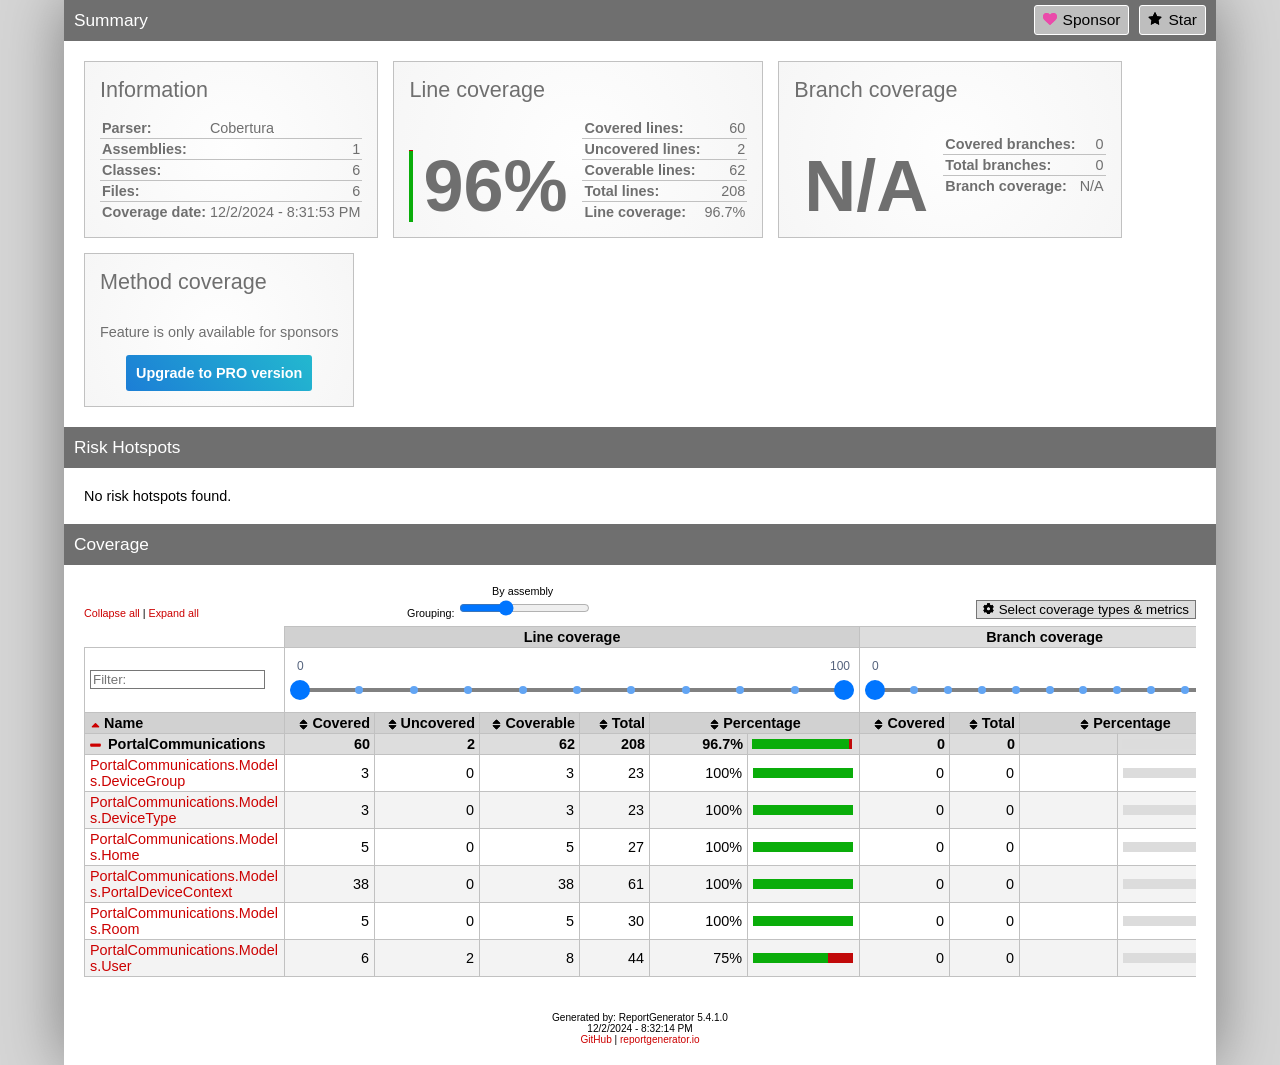
<file: PortalCommunications/PortalCommunications.Test/coverageReport/index.htm>
<!DOCTYPE html>
<html>
<head>
<meta charset="utf-8" />
<meta name="viewport" content="width=device-width, initial-scale=1.0" />
<meta http-equiv="X-UA-Compatible" content="IE=EDGE,chrome=1" />
<link href="[data-uri]" rel="icon" type="image/x-icon" />
<title>Summary - Coverage Report</title>
<link rel="stylesheet" type="text/css" href="report.css" />
</head><body><div class="container"><div class="containerleft">
<h1>Summary<a class="button" href="https://github.com/danielpalme/ReportGenerator" title="Star on GitHub"><i class="icon-star"></i>Star</a><a class="button" href="https://github.com/sponsors/danielpalme" title="Become a sponsor"><i class="icon-sponsor"></i>Sponsor</a></h1>
<div class="card-group">
<div class="card">
<div class="card-header">Information</div>
<div class="card-body">
<div class="table">
<table>
<tr>
<th>Parser:</th>
<td class="limit-width " title="Cobertura">Cobertura</td>
</tr>
<tr>
<th>Assemblies:</th>
<td class="limit-width right" title="1">1</td>
</tr>
<tr>
<th>Classes:</th>
<td class="limit-width right" title="6">6</td>
</tr>
<tr>
<th>Files:</th>
<td class="limit-width right" title="6">6</td>
</tr>
<tr>
<th>Coverage date:</th>
<td class="limit-width " title="12/2/2024 - 8:31:53 PM">12/2/2024 - 8:31:53 PM</td>
</tr>
</table>
</div>
</div>
</div>
<div class="card">
<div class="card-header">Line coverage</div>
<div class="card-body">
<div class="large cardpercentagebar cardpercentagebar3">96%</div>
<div class="table">
<table>
<tr>
<th>Covered lines:</th>
<td class="limit-width right" title="60">60</td>
</tr>
<tr>
<th>Uncovered lines:</th>
<td class="limit-width right" title="2">2</td>
</tr>
<tr>
<th>Coverable lines:</th>
<td class="limit-width right" title="62">62</td>
</tr>
<tr>
<th>Total lines:</th>
<td class="limit-width right" title="208">208</td>
</tr>
<tr>
<th>Line coverage:</th>
<td class="limit-width right" title="60 of 62">96.7%</td>
</tr>
</table>
</div>
</div>
</div>
<div class="card">
<div class="card-header">Branch coverage</div>
<div class="card-body">
<div class="large">N/A</div>
<div class="table">
<table>
<tr>
<th>Covered branches:</th>
<td class="limit-width right" title="0">0</td>
</tr>
<tr>
<th>Total branches:</th>
<td class="limit-width right" title="0">0</td>
</tr>
<tr>
<th>Branch coverage:</th>
<td class="limit-width right" title="N/A">N/A</td>
</tr>
</table>
</div>
</div>
</div>
<div class="card">
<div class="card-header">Method coverage</div>
<div class="card-body">
<div class="center">
<p>Feature is only available for sponsors</p>
<a class="pro-button" href="https://reportgenerator.io/pro" target="_blank">Upgrade to PRO version</a>
</div>
</div>
</div>
</div>
<h1>Risk Hotspots</h1>
<risk-hotspots>
</risk-hotspots>
<p>No risk hotspots found.</p>
<h1>Coverage</h1>
<coverage-info>
<div class="table-responsive">
<table class="overview table-fixed stripped">
<colgroup>
<col class="column-min-200" />
<col class="column90" />
<col class="column105" />
<col class="column100" />
<col class="column70" />
<col class="column60" />
<col class="column112" />
<col class="column90" />
<col class="column70" />
<col class="column60" />
<col class="column112" />
</colgroup>
<thead>
<tr class="header"><th></th><th colspan="6" class="center">Line coverage</th><th colspan="4" class="center">Branch coverage</th></tr>
<tr><th>Name</th><th class="right">Covered</th><th class="right">Uncovered</th><th class="right">Coverable</th><th class="right">Total</th><th class="center" colspan="2">Percentage</th><th class="right">Covered</th><th class="right">Total</th><th class="center" colspan="2">Percentage</th></tr></thead>
<tbody>
<tr><th>PortalCommunications</th><th class="right">60</th><th class="right">2</th><th class="right">62</th><th class="right">208</th><th title="60/62" class="right">96.7%</th><th><table class="coverage"><tr><td class="green covered97">&nbsp;</td><td class="red covered3">&nbsp;</td></tr></table></th><th class="right">0</th><th class="right">0</th><th class="right" title="-"></th><th><table class="coverage"><tr><td class="gray covered100">&nbsp;</td></tr></table></th></tr>
<tr><td><a href="PortalCommunications_DeviceGroup.html">PortalCommunications.Models.DeviceGroup</a></td><td class="right">3</td><td class="right">0</td><td class="right">3</td><td class="right">23</td><td title="3/3" class="right">100%</td><td><table class="coverage"><tr><td class="green covered100">&nbsp;</td></tr></table></td><td class="right">0</td><td class="right">0</td><td class="right" title="-"></td><td><table class="coverage"><tr><td class="gray covered100">&nbsp;</td></tr></table></td></tr>
<tr><td><a href="PortalCommunications_DeviceType.html">PortalCommunications.Models.DeviceType</a></td><td class="right">3</td><td class="right">0</td><td class="right">3</td><td class="right">23</td><td title="3/3" class="right">100%</td><td><table class="coverage"><tr><td class="green covered100">&nbsp;</td></tr></table></td><td class="right">0</td><td class="right">0</td><td class="right" title="-"></td><td><table class="coverage"><tr><td class="gray covered100">&nbsp;</td></tr></table></td></tr>
<tr><td><a href="PortalCommunications_Home.html">PortalCommunications.Models.Home</a></td><td class="right">5</td><td class="right">0</td><td class="right">5</td><td class="right">27</td><td title="5/5" class="right">100%</td><td><table class="coverage"><tr><td class="green covered100">&nbsp;</td></tr></table></td><td class="right">0</td><td class="right">0</td><td class="right" title="-"></td><td><table class="coverage"><tr><td class="gray covered100">&nbsp;</td></tr></table></td></tr>
<tr><td><a href="PortalCommunications_PortalDeviceContext.html">PortalCommunications.Models.PortalDeviceContext</a></td><td class="right">38</td><td class="right">0</td><td class="right">38</td><td class="right">61</td><td title="38/38" class="right">100%</td><td><table class="coverage"><tr><td class="green covered100">&nbsp;</td></tr></table></td><td class="right">0</td><td class="right">0</td><td class="right" title="-"></td><td><table class="coverage"><tr><td class="gray covered100">&nbsp;</td></tr></table></td></tr>
<tr><td><a href="PortalCommunications_Room.html">PortalCommunications.Models.Room</a></td><td class="right">5</td><td class="right">0</td><td class="right">5</td><td class="right">30</td><td title="5/5" class="right">100%</td><td><table class="coverage"><tr><td class="green covered100">&nbsp;</td></tr></table></td><td class="right">0</td><td class="right">0</td><td class="right" title="-"></td><td><table class="coverage"><tr><td class="gray covered100">&nbsp;</td></tr></table></td></tr>
<tr><td><a href="PortalCommunications_User.html">PortalCommunications.Models.User</a></td><td class="right">6</td><td class="right">2</td><td class="right">8</td><td class="right">44</td><td title="6/8" class="right">75%</td><td><table class="coverage"><tr><td class="green covered75">&nbsp;</td><td class="red covered25">&nbsp;</td></tr></table></td><td class="right">0</td><td class="right">0</td><td class="right" title="-"></td><td><table class="coverage"><tr><td class="gray covered100">&nbsp;</td></tr></table></td></tr>
</tbody>
</table>
</div>
</coverage-info>
<div class="footer">Generated by: ReportGenerator 5.4.1.0<br />12/2/2024 - 8:32:14 PM<br /><a href="https://github.com/danielpalme/ReportGenerator">GitHub</a> | <a href="https://reportgenerator.io">reportgenerator.io</a></div></div></div>
<script type="text/javascript">
/* <![CDATA[ */
(function() {
    var url = window.location.href;
    var startOfQueryString = url.indexOf('?');
    var queryString = startOfQueryString > -1 ? url.substr(startOfQueryString) : '';

    if (startOfQueryString > -1) {
        var i = 0, href= null;
        var css = document.getElementsByTagName('link');

        for (i = 0; i < css.length; i++) {
            if (css[i].getAttribute('rel') !== 'stylesheet') {
            continue;
            }

            href = css[i].getAttribute('href');

            if (href) {
            css[i].setAttribute('href', href + queryString);
            }
        }

        var links = document.getElementsByTagName('a');

        for (i = 0; i < links.length; i++) {
            href = links[i].getAttribute('href');

            if (href
                && !href.startsWith('http://')
                && !href.startsWith('https://')
                && !href.startsWith('#')
                && href.indexOf('?') === -1) {
            links[i].setAttribute('href', href + queryString);
            }
        }
    }

    var newScript = document.createElement('script');
    newScript.src = 'main.js' + queryString;
    document.getElementsByTagName('body')[0].appendChild(newScript);
})();
/* ]]> */ 
</script></body></html>
</file>
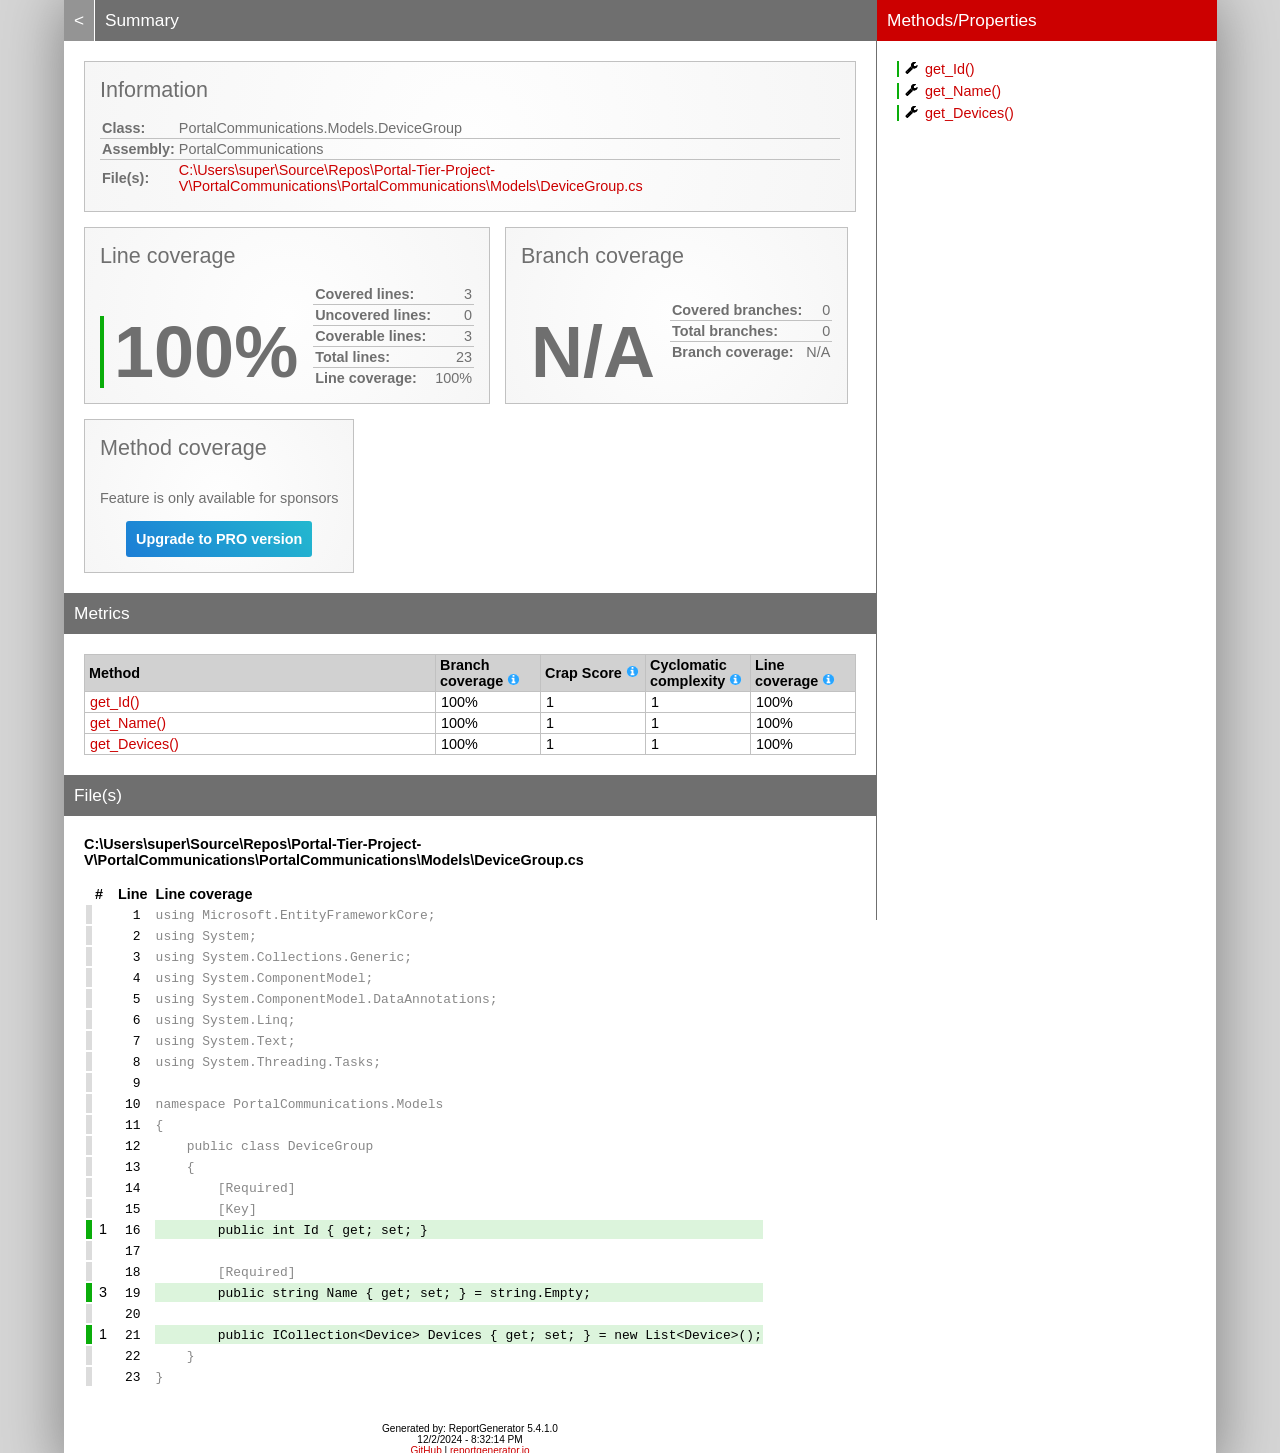
<file: PortalCommunications/PortalCommunications.Test/coverageReport/PortalCommunications_DeviceGroup.html>
<!DOCTYPE html>
<html>
<head>
<meta charset="utf-8" />
<meta name="viewport" content="width=device-width, initial-scale=1.0" />
<meta http-equiv="X-UA-Compatible" content="IE=EDGE,chrome=1" />
<link href="[data-uri]" rel="icon" type="image/x-icon" />
<title>PortalCommunications.Models.DeviceGroup - Coverage Report</title>
<link rel="stylesheet" type="text/css" href="report.css" />
</head><body><div class="container"><div class="containerleft">
<h1><a href="index.html" class="back">&lt;</a> Summary</h1>
<div class="card-group">
<div class="card">
<div class="card-header">Information</div>
<div class="card-body">
<div class="table">
<table>
<tr>
<th>Class:</th>
<td class="limit-width " title="PortalCommunications.Models.DeviceGroup">PortalCommunications.Models.DeviceGroup</td>
</tr>
<tr>
<th>Assembly:</th>
<td class="limit-width " title="PortalCommunications">PortalCommunications</td>
</tr>
<tr>
<th>File(s):</th>
<td class="overflow-wrap"><a href="#CUserssuperSourceReposPortalTierProjectVPortalCommunicationsPortalCommunicationsModelsDeviceGroupcs" class="navigatetohash">C:\Users\super\Source\Repos\Portal-Tier-Project-V\PortalCommunications\PortalCommunications\Models\DeviceGroup.cs</a></td>
</tr>
</table>
</div>
</div>
</div>
</div>
<div class="card-group">
<div class="card">
<div class="card-header">Line coverage</div>
<div class="card-body">
<div class="large cardpercentagebar cardpercentagebar0">100%</div>
<div class="table">
<table>
<tr>
<th>Covered lines:</th>
<td class="limit-width right" title="3">3</td>
</tr>
<tr>
<th>Uncovered lines:</th>
<td class="limit-width right" title="0">0</td>
</tr>
<tr>
<th>Coverable lines:</th>
<td class="limit-width right" title="3">3</td>
</tr>
<tr>
<th>Total lines:</th>
<td class="limit-width right" title="23">23</td>
</tr>
<tr>
<th>Line coverage:</th>
<td class="limit-width right" title="3 of 3">100%</td>
</tr>
</table>
</div>
</div>
</div>
<div class="card">
<div class="card-header">Branch coverage</div>
<div class="card-body">
<div class="large">N/A</div>
<div class="table">
<table>
<tr>
<th>Covered branches:</th>
<td class="limit-width right" title="0">0</td>
</tr>
<tr>
<th>Total branches:</th>
<td class="limit-width right" title="0">0</td>
</tr>
<tr>
<th>Branch coverage:</th>
<td class="limit-width right" title="N/A">N/A</td>
</tr>
</table>
</div>
</div>
</div>
<div class="card">
<div class="card-header">Method coverage</div>
<div class="card-body">
<div class="center">
<p>Feature is only available for sponsors</p>
<a class="pro-button" href="https://reportgenerator.io/pro" target="_blank">Upgrade to PRO version</a>
</div>
</div>
</div>
</div>
<h1>Metrics</h1>
<div class="table-responsive">
<table class="overview table-fixed">
<colgroup>
<col class="column-min-200" />
<col class="column105" />
<col class="column105" />
<col class="column105" />
<col class="column105" />
</colgroup>
<thead><tr><th>Method</th><th>Branch coverage <a href="https://en.wikipedia.org/wiki/Code_coverage" target="_blank"><i class="icon-info-circled"></i></a></th><th>Crap Score <a href="https://googletesting.blogspot.de/2011/02/this-code-is-crap.html" target="_blank"><i class="icon-info-circled"></i></a></th><th>Cyclomatic complexity <a href="https://en.wikipedia.org/wiki/Cyclomatic_complexity" target="_blank"><i class="icon-info-circled"></i></a></th><th>Line coverage <a href="https://en.wikipedia.org/wiki/Code_coverage" target="_blank"><i class="icon-info-circled"></i></a></th></tr></thead>
<tbody>
<tr><td title="get_Id()"><a href="#file0_line16" class="navigatetohash">get_Id()</a></td><td>100%</td><td>1</td><td>1</td><td>100%</td></tr>
<tr><td title="get_Name()"><a href="#file0_line19" class="navigatetohash">get_Name()</a></td><td>100%</td><td>1</td><td>1</td><td>100%</td></tr>
<tr><td title="get_Devices()"><a href="#file0_line21" class="navigatetohash">get_Devices()</a></td><td>100%</td><td>1</td><td>1</td><td>100%</td></tr>
</tbody>
</table>
</div>
<h1>File(s)</h1>
<h2 id="CUserssuperSourceReposPortalTierProjectVPortalCommunicationsPortalCommunicationsModelsDeviceGroupcs">C:\Users\super\Source\Repos\Portal-Tier-Project-V\PortalCommunications\PortalCommunications\Models\DeviceGroup.cs</h2>
<div class="table-responsive">
<table class="lineAnalysis">
<thead><tr><th></th><th>#</th><th>Line</th><th></th><th>Line coverage</th></tr></thead>
<tbody>
<tr class="" title="Not coverable" data-coverage="{'AllTestMethods': {'VC': '', 'LVS': 'gray'}}"><td class="gray">&nbsp;</td><td class="leftmargin rightmargin right"></td><td class="rightmargin right"><a id="file0_line1"></a><code>1</code></td><td></td><td class="lightgray"><code>using&nbsp;Microsoft.EntityFrameworkCore;</code></td></tr>
<tr class="" title="Not coverable" data-coverage="{'AllTestMethods': {'VC': '', 'LVS': 'gray'}}"><td class="gray">&nbsp;</td><td class="leftmargin rightmargin right"></td><td class="rightmargin right"><a id="file0_line2"></a><code>2</code></td><td></td><td class="lightgray"><code>using&nbsp;System;</code></td></tr>
<tr class="" title="Not coverable" data-coverage="{'AllTestMethods': {'VC': '', 'LVS': 'gray'}}"><td class="gray">&nbsp;</td><td class="leftmargin rightmargin right"></td><td class="rightmargin right"><a id="file0_line3"></a><code>3</code></td><td></td><td class="lightgray"><code>using&nbsp;System.Collections.Generic;</code></td></tr>
<tr class="" title="Not coverable" data-coverage="{'AllTestMethods': {'VC': '', 'LVS': 'gray'}}"><td class="gray">&nbsp;</td><td class="leftmargin rightmargin right"></td><td class="rightmargin right"><a id="file0_line4"></a><code>4</code></td><td></td><td class="lightgray"><code>using&nbsp;System.ComponentModel;</code></td></tr>
<tr class="" title="Not coverable" data-coverage="{'AllTestMethods': {'VC': '', 'LVS': 'gray'}}"><td class="gray">&nbsp;</td><td class="leftmargin rightmargin right"></td><td class="rightmargin right"><a id="file0_line5"></a><code>5</code></td><td></td><td class="lightgray"><code>using&nbsp;System.ComponentModel.DataAnnotations;</code></td></tr>
<tr class="" title="Not coverable" data-coverage="{'AllTestMethods': {'VC': '', 'LVS': 'gray'}}"><td class="gray">&nbsp;</td><td class="leftmargin rightmargin right"></td><td class="rightmargin right"><a id="file0_line6"></a><code>6</code></td><td></td><td class="lightgray"><code>using&nbsp;System.Linq;</code></td></tr>
<tr class="" title="Not coverable" data-coverage="{'AllTestMethods': {'VC': '', 'LVS': 'gray'}}"><td class="gray">&nbsp;</td><td class="leftmargin rightmargin right"></td><td class="rightmargin right"><a id="file0_line7"></a><code>7</code></td><td></td><td class="lightgray"><code>using&nbsp;System.Text;</code></td></tr>
<tr class="" title="Not coverable" data-coverage="{'AllTestMethods': {'VC': '', 'LVS': 'gray'}}"><td class="gray">&nbsp;</td><td class="leftmargin rightmargin right"></td><td class="rightmargin right"><a id="file0_line8"></a><code>8</code></td><td></td><td class="lightgray"><code>using&nbsp;System.Threading.Tasks;</code></td></tr>
<tr class="" title="Not coverable" data-coverage="{'AllTestMethods': {'VC': '', 'LVS': 'gray'}}"><td class="gray">&nbsp;</td><td class="leftmargin rightmargin right"></td><td class="rightmargin right"><a id="file0_line9"></a><code>9</code></td><td></td><td class="lightgray"><code></code></td></tr>
<tr class="" title="Not coverable" data-coverage="{'AllTestMethods': {'VC': '', 'LVS': 'gray'}}"><td class="gray">&nbsp;</td><td class="leftmargin rightmargin right"></td><td class="rightmargin right"><a id="file0_line10"></a><code>10</code></td><td></td><td class="lightgray"><code>namespace&nbsp;PortalCommunications.Models</code></td></tr>
<tr class="" title="Not coverable" data-coverage="{'AllTestMethods': {'VC': '', 'LVS': 'gray'}}"><td class="gray">&nbsp;</td><td class="leftmargin rightmargin right"></td><td class="rightmargin right"><a id="file0_line11"></a><code>11</code></td><td></td><td class="lightgray"><code>{</code></td></tr>
<tr class="" title="Not coverable" data-coverage="{'AllTestMethods': {'VC': '', 'LVS': 'gray'}}"><td class="gray">&nbsp;</td><td class="leftmargin rightmargin right"></td><td class="rightmargin right"><a id="file0_line12"></a><code>12</code></td><td></td><td class="lightgray"><code>&nbsp;&nbsp;&nbsp;&nbsp;public&nbsp;class&nbsp;DeviceGroup</code></td></tr>
<tr class="" title="Not coverable" data-coverage="{'AllTestMethods': {'VC': '', 'LVS': 'gray'}}"><td class="gray">&nbsp;</td><td class="leftmargin rightmargin right"></td><td class="rightmargin right"><a id="file0_line13"></a><code>13</code></td><td></td><td class="lightgray"><code>&nbsp;&nbsp;&nbsp;&nbsp;{</code></td></tr>
<tr class="" title="Not coverable" data-coverage="{'AllTestMethods': {'VC': '', 'LVS': 'gray'}}"><td class="gray">&nbsp;</td><td class="leftmargin rightmargin right"></td><td class="rightmargin right"><a id="file0_line14"></a><code>14</code></td><td></td><td class="lightgray"><code>&nbsp;&nbsp;&nbsp;&nbsp;&nbsp;&nbsp;&nbsp;&nbsp;[Required]</code></td></tr>
<tr class="" title="Not coverable" data-coverage="{'AllTestMethods': {'VC': '', 'LVS': 'gray'}}"><td class="gray">&nbsp;</td><td class="leftmargin rightmargin right"></td><td class="rightmargin right"><a id="file0_line15"></a><code>15</code></td><td></td><td class="lightgray"><code>&nbsp;&nbsp;&nbsp;&nbsp;&nbsp;&nbsp;&nbsp;&nbsp;[Key]</code></td></tr>
<tr class="coverableline" title="Covered (1 visits)" data-coverage="{'AllTestMethods': {'VC': '1', 'LVS': 'green'}}"><td class="green">&nbsp;</td><td class="leftmargin rightmargin right">1</td><td class="rightmargin right"><a id="file0_line16"></a><code>16</code></td><td></td><td class="lightgreen"><code>&nbsp;&nbsp;&nbsp;&nbsp;&nbsp;&nbsp;&nbsp;&nbsp;public&nbsp;int&nbsp;Id&nbsp;{&nbsp;get;&nbsp;set;&nbsp;}</code></td></tr>
<tr class="" title="Not coverable" data-coverage="{'AllTestMethods': {'VC': '', 'LVS': 'gray'}}"><td class="gray">&nbsp;</td><td class="leftmargin rightmargin right"></td><td class="rightmargin right"><a id="file0_line17"></a><code>17</code></td><td></td><td class="lightgray"><code></code></td></tr>
<tr class="" title="Not coverable" data-coverage="{'AllTestMethods': {'VC': '', 'LVS': 'gray'}}"><td class="gray">&nbsp;</td><td class="leftmargin rightmargin right"></td><td class="rightmargin right"><a id="file0_line18"></a><code>18</code></td><td></td><td class="lightgray"><code>&nbsp;&nbsp;&nbsp;&nbsp;&nbsp;&nbsp;&nbsp;&nbsp;[Required]</code></td></tr>
<tr class="coverableline" title="Covered (3 visits)" data-coverage="{'AllTestMethods': {'VC': '3', 'LVS': 'green'}}"><td class="green">&nbsp;</td><td class="leftmargin rightmargin right">3</td><td class="rightmargin right"><a id="file0_line19"></a><code>19</code></td><td></td><td class="lightgreen"><code>&nbsp;&nbsp;&nbsp;&nbsp;&nbsp;&nbsp;&nbsp;&nbsp;public&nbsp;string&nbsp;Name&nbsp;{&nbsp;get;&nbsp;set;&nbsp;}&nbsp;=&nbsp;string.Empty;</code></td></tr>
<tr class="" title="Not coverable" data-coverage="{'AllTestMethods': {'VC': '', 'LVS': 'gray'}}"><td class="gray">&nbsp;</td><td class="leftmargin rightmargin right"></td><td class="rightmargin right"><a id="file0_line20"></a><code>20</code></td><td></td><td class="lightgray"><code></code></td></tr>
<tr class="coverableline" title="Covered (1 visits)" data-coverage="{'AllTestMethods': {'VC': '1', 'LVS': 'green'}}"><td class="green">&nbsp;</td><td class="leftmargin rightmargin right">1</td><td class="rightmargin right"><a id="file0_line21"></a><code>21</code></td><td></td><td class="lightgreen"><code>&nbsp;&nbsp;&nbsp;&nbsp;&nbsp;&nbsp;&nbsp;&nbsp;public&nbsp;ICollection&lt;Device&gt;&nbsp;Devices&nbsp;{&nbsp;get;&nbsp;set;&nbsp;}&nbsp;=&nbsp;new&nbsp;List&lt;Device&gt;();</code></td></tr>
<tr class="" title="Not coverable" data-coverage="{'AllTestMethods': {'VC': '', 'LVS': 'gray'}}"><td class="gray">&nbsp;</td><td class="leftmargin rightmargin right"></td><td class="rightmargin right"><a id="file0_line22"></a><code>22</code></td><td></td><td class="lightgray"><code>&nbsp;&nbsp;&nbsp;&nbsp;}</code></td></tr>
<tr class="" title="Not coverable" data-coverage="{'AllTestMethods': {'VC': '', 'LVS': 'gray'}}"><td class="gray">&nbsp;</td><td class="leftmargin rightmargin right"></td><td class="rightmargin right"><a id="file0_line23"></a><code>23</code></td><td></td><td class="lightgray"><code>}</code></td></tr>
</tbody>
</table>
</div>
<div class="footer">Generated by: ReportGenerator 5.4.1.0<br />12/2/2024 - 8:32:14 PM<br /><a href="https://github.com/danielpalme/ReportGenerator">GitHub</a> | <a href="https://reportgenerator.io">reportgenerator.io</a></div></div>
<div class="containerright">
<div class="containerrightfixed">
<h1>Methods/Properties</h1>
<a href="#file0_line16" class="navigatetohash percentagebar percentagebar100" title="Line coverage: 100% - get_Id()"><i class="icon-wrench"></i>get_Id()</a><br />
<a href="#file0_line19" class="navigatetohash percentagebar percentagebar100" title="Line coverage: 100% - get_Name()"><i class="icon-wrench"></i>get_Name()</a><br />
<a href="#file0_line21" class="navigatetohash percentagebar percentagebar100" title="Line coverage: 100% - get_Devices()"><i class="icon-wrench"></i>get_Devices()</a><br />
<br/></div>
</div></div>
<script type="text/javascript">
/* <![CDATA[ */
(function() {
    var url = window.location.href;
    var startOfQueryString = url.indexOf('?');
    var queryString = startOfQueryString > -1 ? url.substr(startOfQueryString) : '';

    if (startOfQueryString > -1) {
        var i = 0, href= null;
        var css = document.getElementsByTagName('link');

        for (i = 0; i < css.length; i++) {
            if (css[i].getAttribute('rel') !== 'stylesheet') {
            continue;
            }

            href = css[i].getAttribute('href');

            if (href) {
            css[i].setAttribute('href', href + queryString);
            }
        }

        var links = document.getElementsByTagName('a');

        for (i = 0; i < links.length; i++) {
            href = links[i].getAttribute('href');

            if (href
                && !href.startsWith('http://')
                && !href.startsWith('https://')
                && !href.startsWith('#')
                && href.indexOf('?') === -1) {
            links[i].setAttribute('href', href + queryString);
            }
        }
    }

    var newScript = document.createElement('script');
    newScript.src = 'class.js' + queryString;
    document.getElementsByTagName('body')[0].appendChild(newScript);
})();
/* ]]> */ 
</script></body></html>
</file>
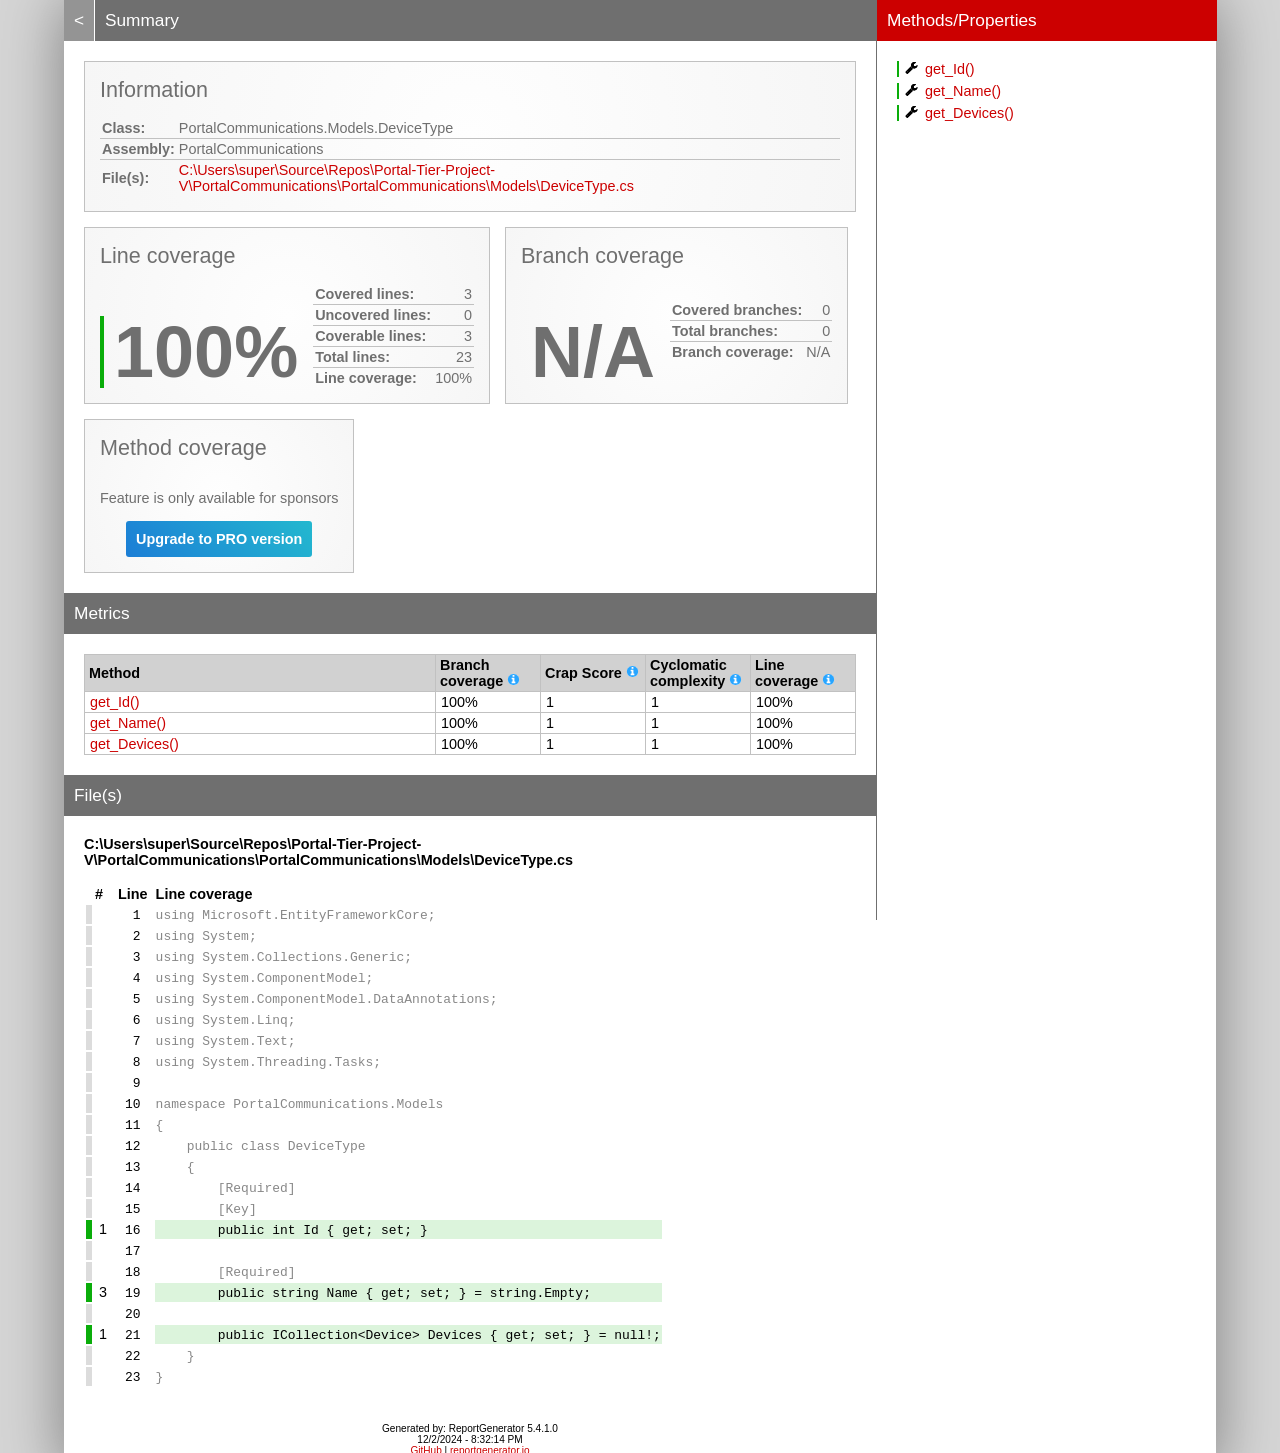
<file: PortalCommunications/PortalCommunications.Test/coverageReport/PortalCommunications_DeviceType.html>
<!DOCTYPE html>
<html>
<head>
<meta charset="utf-8" />
<meta name="viewport" content="width=device-width, initial-scale=1.0" />
<meta http-equiv="X-UA-Compatible" content="IE=EDGE,chrome=1" />
<link href="[data-uri]" rel="icon" type="image/x-icon" />
<title>PortalCommunications.Models.DeviceType - Coverage Report</title>
<link rel="stylesheet" type="text/css" href="report.css" />
</head><body><div class="container"><div class="containerleft">
<h1><a href="index.html" class="back">&lt;</a> Summary</h1>
<div class="card-group">
<div class="card">
<div class="card-header">Information</div>
<div class="card-body">
<div class="table">
<table>
<tr>
<th>Class:</th>
<td class="limit-width " title="PortalCommunications.Models.DeviceType">PortalCommunications.Models.DeviceType</td>
</tr>
<tr>
<th>Assembly:</th>
<td class="limit-width " title="PortalCommunications">PortalCommunications</td>
</tr>
<tr>
<th>File(s):</th>
<td class="overflow-wrap"><a href="#CUserssuperSourceReposPortalTierProjectVPortalCommunicationsPortalCommunicationsModelsDeviceTypecs" class="navigatetohash">C:\Users\super\Source\Repos\Portal-Tier-Project-V\PortalCommunications\PortalCommunications\Models\DeviceType.cs</a></td>
</tr>
</table>
</div>
</div>
</div>
</div>
<div class="card-group">
<div class="card">
<div class="card-header">Line coverage</div>
<div class="card-body">
<div class="large cardpercentagebar cardpercentagebar0">100%</div>
<div class="table">
<table>
<tr>
<th>Covered lines:</th>
<td class="limit-width right" title="3">3</td>
</tr>
<tr>
<th>Uncovered lines:</th>
<td class="limit-width right" title="0">0</td>
</tr>
<tr>
<th>Coverable lines:</th>
<td class="limit-width right" title="3">3</td>
</tr>
<tr>
<th>Total lines:</th>
<td class="limit-width right" title="23">23</td>
</tr>
<tr>
<th>Line coverage:</th>
<td class="limit-width right" title="3 of 3">100%</td>
</tr>
</table>
</div>
</div>
</div>
<div class="card">
<div class="card-header">Branch coverage</div>
<div class="card-body">
<div class="large">N/A</div>
<div class="table">
<table>
<tr>
<th>Covered branches:</th>
<td class="limit-width right" title="0">0</td>
</tr>
<tr>
<th>Total branches:</th>
<td class="limit-width right" title="0">0</td>
</tr>
<tr>
<th>Branch coverage:</th>
<td class="limit-width right" title="N/A">N/A</td>
</tr>
</table>
</div>
</div>
</div>
<div class="card">
<div class="card-header">Method coverage</div>
<div class="card-body">
<div class="center">
<p>Feature is only available for sponsors</p>
<a class="pro-button" href="https://reportgenerator.io/pro" target="_blank">Upgrade to PRO version</a>
</div>
</div>
</div>
</div>
<h1>Metrics</h1>
<div class="table-responsive">
<table class="overview table-fixed">
<colgroup>
<col class="column-min-200" />
<col class="column105" />
<col class="column105" />
<col class="column105" />
<col class="column105" />
</colgroup>
<thead><tr><th>Method</th><th>Branch coverage <a href="https://en.wikipedia.org/wiki/Code_coverage" target="_blank"><i class="icon-info-circled"></i></a></th><th>Crap Score <a href="https://googletesting.blogspot.de/2011/02/this-code-is-crap.html" target="_blank"><i class="icon-info-circled"></i></a></th><th>Cyclomatic complexity <a href="https://en.wikipedia.org/wiki/Cyclomatic_complexity" target="_blank"><i class="icon-info-circled"></i></a></th><th>Line coverage <a href="https://en.wikipedia.org/wiki/Code_coverage" target="_blank"><i class="icon-info-circled"></i></a></th></tr></thead>
<tbody>
<tr><td title="get_Id()"><a href="#file0_line16" class="navigatetohash">get_Id()</a></td><td>100%</td><td>1</td><td>1</td><td>100%</td></tr>
<tr><td title="get_Name()"><a href="#file0_line19" class="navigatetohash">get_Name()</a></td><td>100%</td><td>1</td><td>1</td><td>100%</td></tr>
<tr><td title="get_Devices()"><a href="#file0_line21" class="navigatetohash">get_Devices()</a></td><td>100%</td><td>1</td><td>1</td><td>100%</td></tr>
</tbody>
</table>
</div>
<h1>File(s)</h1>
<h2 id="CUserssuperSourceReposPortalTierProjectVPortalCommunicationsPortalCommunicationsModelsDeviceTypecs">C:\Users\super\Source\Repos\Portal-Tier-Project-V\PortalCommunications\PortalCommunications\Models\DeviceType.cs</h2>
<div class="table-responsive">
<table class="lineAnalysis">
<thead><tr><th></th><th>#</th><th>Line</th><th></th><th>Line coverage</th></tr></thead>
<tbody>
<tr class="" title="Not coverable" data-coverage="{'AllTestMethods': {'VC': '', 'LVS': 'gray'}}"><td class="gray">&nbsp;</td><td class="leftmargin rightmargin right"></td><td class="rightmargin right"><a id="file0_line1"></a><code>1</code></td><td></td><td class="lightgray"><code>using&nbsp;Microsoft.EntityFrameworkCore;</code></td></tr>
<tr class="" title="Not coverable" data-coverage="{'AllTestMethods': {'VC': '', 'LVS': 'gray'}}"><td class="gray">&nbsp;</td><td class="leftmargin rightmargin right"></td><td class="rightmargin right"><a id="file0_line2"></a><code>2</code></td><td></td><td class="lightgray"><code>using&nbsp;System;</code></td></tr>
<tr class="" title="Not coverable" data-coverage="{'AllTestMethods': {'VC': '', 'LVS': 'gray'}}"><td class="gray">&nbsp;</td><td class="leftmargin rightmargin right"></td><td class="rightmargin right"><a id="file0_line3"></a><code>3</code></td><td></td><td class="lightgray"><code>using&nbsp;System.Collections.Generic;</code></td></tr>
<tr class="" title="Not coverable" data-coverage="{'AllTestMethods': {'VC': '', 'LVS': 'gray'}}"><td class="gray">&nbsp;</td><td class="leftmargin rightmargin right"></td><td class="rightmargin right"><a id="file0_line4"></a><code>4</code></td><td></td><td class="lightgray"><code>using&nbsp;System.ComponentModel;</code></td></tr>
<tr class="" title="Not coverable" data-coverage="{'AllTestMethods': {'VC': '', 'LVS': 'gray'}}"><td class="gray">&nbsp;</td><td class="leftmargin rightmargin right"></td><td class="rightmargin right"><a id="file0_line5"></a><code>5</code></td><td></td><td class="lightgray"><code>using&nbsp;System.ComponentModel.DataAnnotations;</code></td></tr>
<tr class="" title="Not coverable" data-coverage="{'AllTestMethods': {'VC': '', 'LVS': 'gray'}}"><td class="gray">&nbsp;</td><td class="leftmargin rightmargin right"></td><td class="rightmargin right"><a id="file0_line6"></a><code>6</code></td><td></td><td class="lightgray"><code>using&nbsp;System.Linq;</code></td></tr>
<tr class="" title="Not coverable" data-coverage="{'AllTestMethods': {'VC': '', 'LVS': 'gray'}}"><td class="gray">&nbsp;</td><td class="leftmargin rightmargin right"></td><td class="rightmargin right"><a id="file0_line7"></a><code>7</code></td><td></td><td class="lightgray"><code>using&nbsp;System.Text;</code></td></tr>
<tr class="" title="Not coverable" data-coverage="{'AllTestMethods': {'VC': '', 'LVS': 'gray'}}"><td class="gray">&nbsp;</td><td class="leftmargin rightmargin right"></td><td class="rightmargin right"><a id="file0_line8"></a><code>8</code></td><td></td><td class="lightgray"><code>using&nbsp;System.Threading.Tasks;</code></td></tr>
<tr class="" title="Not coverable" data-coverage="{'AllTestMethods': {'VC': '', 'LVS': 'gray'}}"><td class="gray">&nbsp;</td><td class="leftmargin rightmargin right"></td><td class="rightmargin right"><a id="file0_line9"></a><code>9</code></td><td></td><td class="lightgray"><code></code></td></tr>
<tr class="" title="Not coverable" data-coverage="{'AllTestMethods': {'VC': '', 'LVS': 'gray'}}"><td class="gray">&nbsp;</td><td class="leftmargin rightmargin right"></td><td class="rightmargin right"><a id="file0_line10"></a><code>10</code></td><td></td><td class="lightgray"><code>namespace&nbsp;PortalCommunications.Models</code></td></tr>
<tr class="" title="Not coverable" data-coverage="{'AllTestMethods': {'VC': '', 'LVS': 'gray'}}"><td class="gray">&nbsp;</td><td class="leftmargin rightmargin right"></td><td class="rightmargin right"><a id="file0_line11"></a><code>11</code></td><td></td><td class="lightgray"><code>{</code></td></tr>
<tr class="" title="Not coverable" data-coverage="{'AllTestMethods': {'VC': '', 'LVS': 'gray'}}"><td class="gray">&nbsp;</td><td class="leftmargin rightmargin right"></td><td class="rightmargin right"><a id="file0_line12"></a><code>12</code></td><td></td><td class="lightgray"><code>&nbsp;&nbsp;&nbsp;&nbsp;public&nbsp;class&nbsp;DeviceType</code></td></tr>
<tr class="" title="Not coverable" data-coverage="{'AllTestMethods': {'VC': '', 'LVS': 'gray'}}"><td class="gray">&nbsp;</td><td class="leftmargin rightmargin right"></td><td class="rightmargin right"><a id="file0_line13"></a><code>13</code></td><td></td><td class="lightgray"><code>&nbsp;&nbsp;&nbsp;&nbsp;{</code></td></tr>
<tr class="" title="Not coverable" data-coverage="{'AllTestMethods': {'VC': '', 'LVS': 'gray'}}"><td class="gray">&nbsp;</td><td class="leftmargin rightmargin right"></td><td class="rightmargin right"><a id="file0_line14"></a><code>14</code></td><td></td><td class="lightgray"><code>&nbsp;&nbsp;&nbsp;&nbsp;&nbsp;&nbsp;&nbsp;&nbsp;[Required]</code></td></tr>
<tr class="" title="Not coverable" data-coverage="{'AllTestMethods': {'VC': '', 'LVS': 'gray'}}"><td class="gray">&nbsp;</td><td class="leftmargin rightmargin right"></td><td class="rightmargin right"><a id="file0_line15"></a><code>15</code></td><td></td><td class="lightgray"><code>&nbsp;&nbsp;&nbsp;&nbsp;&nbsp;&nbsp;&nbsp;&nbsp;[Key]</code></td></tr>
<tr class="coverableline" title="Covered (1 visits)" data-coverage="{'AllTestMethods': {'VC': '1', 'LVS': 'green'}}"><td class="green">&nbsp;</td><td class="leftmargin rightmargin right">1</td><td class="rightmargin right"><a id="file0_line16"></a><code>16</code></td><td></td><td class="lightgreen"><code>&nbsp;&nbsp;&nbsp;&nbsp;&nbsp;&nbsp;&nbsp;&nbsp;public&nbsp;int&nbsp;Id&nbsp;{&nbsp;get;&nbsp;set;&nbsp;}</code></td></tr>
<tr class="" title="Not coverable" data-coverage="{'AllTestMethods': {'VC': '', 'LVS': 'gray'}}"><td class="gray">&nbsp;</td><td class="leftmargin rightmargin right"></td><td class="rightmargin right"><a id="file0_line17"></a><code>17</code></td><td></td><td class="lightgray"><code></code></td></tr>
<tr class="" title="Not coverable" data-coverage="{'AllTestMethods': {'VC': '', 'LVS': 'gray'}}"><td class="gray">&nbsp;</td><td class="leftmargin rightmargin right"></td><td class="rightmargin right"><a id="file0_line18"></a><code>18</code></td><td></td><td class="lightgray"><code>&nbsp;&nbsp;&nbsp;&nbsp;&nbsp;&nbsp;&nbsp;&nbsp;[Required]</code></td></tr>
<tr class="coverableline" title="Covered (3 visits)" data-coverage="{'AllTestMethods': {'VC': '3', 'LVS': 'green'}}"><td class="green">&nbsp;</td><td class="leftmargin rightmargin right">3</td><td class="rightmargin right"><a id="file0_line19"></a><code>19</code></td><td></td><td class="lightgreen"><code>&nbsp;&nbsp;&nbsp;&nbsp;&nbsp;&nbsp;&nbsp;&nbsp;public&nbsp;string&nbsp;Name&nbsp;{&nbsp;get;&nbsp;set;&nbsp;}&nbsp;=&nbsp;string.Empty;</code></td></tr>
<tr class="" title="Not coverable" data-coverage="{'AllTestMethods': {'VC': '', 'LVS': 'gray'}}"><td class="gray">&nbsp;</td><td class="leftmargin rightmargin right"></td><td class="rightmargin right"><a id="file0_line20"></a><code>20</code></td><td></td><td class="lightgray"><code></code></td></tr>
<tr class="coverableline" title="Covered (1 visits)" data-coverage="{'AllTestMethods': {'VC': '1', 'LVS': 'green'}}"><td class="green">&nbsp;</td><td class="leftmargin rightmargin right">1</td><td class="rightmargin right"><a id="file0_line21"></a><code>21</code></td><td></td><td class="lightgreen"><code>&nbsp;&nbsp;&nbsp;&nbsp;&nbsp;&nbsp;&nbsp;&nbsp;public&nbsp;ICollection&lt;Device&gt;&nbsp;Devices&nbsp;{&nbsp;get;&nbsp;set;&nbsp;}&nbsp;=&nbsp;null!;</code></td></tr>
<tr class="" title="Not coverable" data-coverage="{'AllTestMethods': {'VC': '', 'LVS': 'gray'}}"><td class="gray">&nbsp;</td><td class="leftmargin rightmargin right"></td><td class="rightmargin right"><a id="file0_line22"></a><code>22</code></td><td></td><td class="lightgray"><code>&nbsp;&nbsp;&nbsp;&nbsp;}</code></td></tr>
<tr class="" title="Not coverable" data-coverage="{'AllTestMethods': {'VC': '', 'LVS': 'gray'}}"><td class="gray">&nbsp;</td><td class="leftmargin rightmargin right"></td><td class="rightmargin right"><a id="file0_line23"></a><code>23</code></td><td></td><td class="lightgray"><code>}</code></td></tr>
</tbody>
</table>
</div>
<div class="footer">Generated by: ReportGenerator 5.4.1.0<br />12/2/2024 - 8:32:14 PM<br /><a href="https://github.com/danielpalme/ReportGenerator">GitHub</a> | <a href="https://reportgenerator.io">reportgenerator.io</a></div></div>
<div class="containerright">
<div class="containerrightfixed">
<h1>Methods/Properties</h1>
<a href="#file0_line16" class="navigatetohash percentagebar percentagebar100" title="Line coverage: 100% - get_Id()"><i class="icon-wrench"></i>get_Id()</a><br />
<a href="#file0_line19" class="navigatetohash percentagebar percentagebar100" title="Line coverage: 100% - get_Name()"><i class="icon-wrench"></i>get_Name()</a><br />
<a href="#file0_line21" class="navigatetohash percentagebar percentagebar100" title="Line coverage: 100% - get_Devices()"><i class="icon-wrench"></i>get_Devices()</a><br />
<br/></div>
</div></div>
<script type="text/javascript">
/* <![CDATA[ */
(function() {
    var url = window.location.href;
    var startOfQueryString = url.indexOf('?');
    var queryString = startOfQueryString > -1 ? url.substr(startOfQueryString) : '';

    if (startOfQueryString > -1) {
        var i = 0, href= null;
        var css = document.getElementsByTagName('link');

        for (i = 0; i < css.length; i++) {
            if (css[i].getAttribute('rel') !== 'stylesheet') {
            continue;
            }

            href = css[i].getAttribute('href');

            if (href) {
            css[i].setAttribute('href', href + queryString);
            }
        }

        var links = document.getElementsByTagName('a');

        for (i = 0; i < links.length; i++) {
            href = links[i].getAttribute('href');

            if (href
                && !href.startsWith('http://')
                && !href.startsWith('https://')
                && !href.startsWith('#')
                && href.indexOf('?') === -1) {
            links[i].setAttribute('href', href + queryString);
            }
        }
    }

    var newScript = document.createElement('script');
    newScript.src = 'class.js' + queryString;
    document.getElementsByTagName('body')[0].appendChild(newScript);
})();
/* ]]> */ 
</script></body></html>
</file>
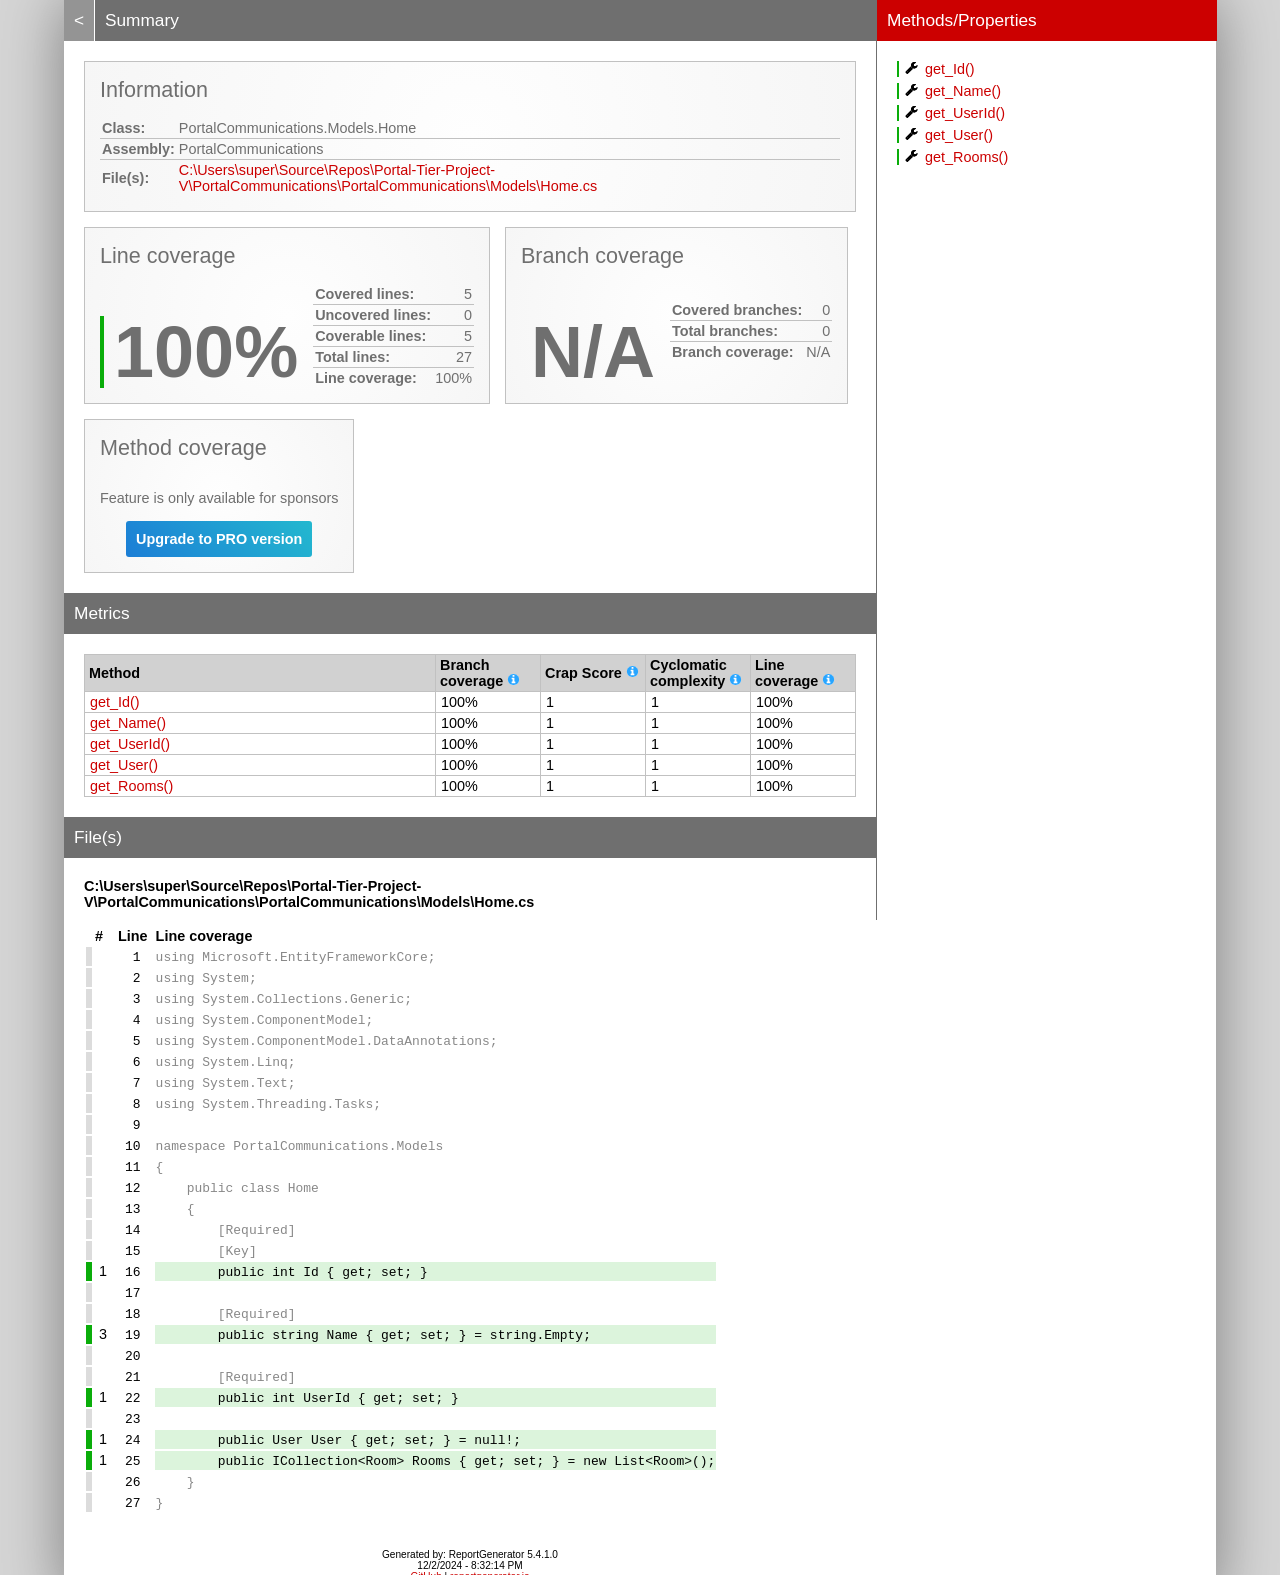
<file: PortalCommunications/PortalCommunications.Test/coverageReport/PortalCommunications_Home.html>
<!DOCTYPE html>
<html>
<head>
<meta charset="utf-8" />
<meta name="viewport" content="width=device-width, initial-scale=1.0" />
<meta http-equiv="X-UA-Compatible" content="IE=EDGE,chrome=1" />
<link href="[data-uri]" rel="icon" type="image/x-icon" />
<title>PortalCommunications.Models.Home - Coverage Report</title>
<link rel="stylesheet" type="text/css" href="report.css" />
</head><body><div class="container"><div class="containerleft">
<h1><a href="index.html" class="back">&lt;</a> Summary</h1>
<div class="card-group">
<div class="card">
<div class="card-header">Information</div>
<div class="card-body">
<div class="table">
<table>
<tr>
<th>Class:</th>
<td class="limit-width " title="PortalCommunications.Models.Home">PortalCommunications.Models.Home</td>
</tr>
<tr>
<th>Assembly:</th>
<td class="limit-width " title="PortalCommunications">PortalCommunications</td>
</tr>
<tr>
<th>File(s):</th>
<td class="overflow-wrap"><a href="#CUserssuperSourceReposPortalTierProjectVPortalCommunicationsPortalCommunicationsModelsHomecs" class="navigatetohash">C:\Users\super\Source\Repos\Portal-Tier-Project-V\PortalCommunications\PortalCommunications\Models\Home.cs</a></td>
</tr>
</table>
</div>
</div>
</div>
</div>
<div class="card-group">
<div class="card">
<div class="card-header">Line coverage</div>
<div class="card-body">
<div class="large cardpercentagebar cardpercentagebar0">100%</div>
<div class="table">
<table>
<tr>
<th>Covered lines:</th>
<td class="limit-width right" title="5">5</td>
</tr>
<tr>
<th>Uncovered lines:</th>
<td class="limit-width right" title="0">0</td>
</tr>
<tr>
<th>Coverable lines:</th>
<td class="limit-width right" title="5">5</td>
</tr>
<tr>
<th>Total lines:</th>
<td class="limit-width right" title="27">27</td>
</tr>
<tr>
<th>Line coverage:</th>
<td class="limit-width right" title="5 of 5">100%</td>
</tr>
</table>
</div>
</div>
</div>
<div class="card">
<div class="card-header">Branch coverage</div>
<div class="card-body">
<div class="large">N/A</div>
<div class="table">
<table>
<tr>
<th>Covered branches:</th>
<td class="limit-width right" title="0">0</td>
</tr>
<tr>
<th>Total branches:</th>
<td class="limit-width right" title="0">0</td>
</tr>
<tr>
<th>Branch coverage:</th>
<td class="limit-width right" title="N/A">N/A</td>
</tr>
</table>
</div>
</div>
</div>
<div class="card">
<div class="card-header">Method coverage</div>
<div class="card-body">
<div class="center">
<p>Feature is only available for sponsors</p>
<a class="pro-button" href="https://reportgenerator.io/pro" target="_blank">Upgrade to PRO version</a>
</div>
</div>
</div>
</div>
<h1>Metrics</h1>
<div class="table-responsive">
<table class="overview table-fixed">
<colgroup>
<col class="column-min-200" />
<col class="column105" />
<col class="column105" />
<col class="column105" />
<col class="column105" />
</colgroup>
<thead><tr><th>Method</th><th>Branch coverage <a href="https://en.wikipedia.org/wiki/Code_coverage" target="_blank"><i class="icon-info-circled"></i></a></th><th>Crap Score <a href="https://googletesting.blogspot.de/2011/02/this-code-is-crap.html" target="_blank"><i class="icon-info-circled"></i></a></th><th>Cyclomatic complexity <a href="https://en.wikipedia.org/wiki/Cyclomatic_complexity" target="_blank"><i class="icon-info-circled"></i></a></th><th>Line coverage <a href="https://en.wikipedia.org/wiki/Code_coverage" target="_blank"><i class="icon-info-circled"></i></a></th></tr></thead>
<tbody>
<tr><td title="get_Id()"><a href="#file0_line16" class="navigatetohash">get_Id()</a></td><td>100%</td><td>1</td><td>1</td><td>100%</td></tr>
<tr><td title="get_Name()"><a href="#file0_line19" class="navigatetohash">get_Name()</a></td><td>100%</td><td>1</td><td>1</td><td>100%</td></tr>
<tr><td title="get_UserId()"><a href="#file0_line22" class="navigatetohash">get_UserId()</a></td><td>100%</td><td>1</td><td>1</td><td>100%</td></tr>
<tr><td title="get_User()"><a href="#file0_line24" class="navigatetohash">get_User()</a></td><td>100%</td><td>1</td><td>1</td><td>100%</td></tr>
<tr><td title="get_Rooms()"><a href="#file0_line25" class="navigatetohash">get_Rooms()</a></td><td>100%</td><td>1</td><td>1</td><td>100%</td></tr>
</tbody>
</table>
</div>
<h1>File(s)</h1>
<h2 id="CUserssuperSourceReposPortalTierProjectVPortalCommunicationsPortalCommunicationsModelsHomecs">C:\Users\super\Source\Repos\Portal-Tier-Project-V\PortalCommunications\PortalCommunications\Models\Home.cs</h2>
<div class="table-responsive">
<table class="lineAnalysis">
<thead><tr><th></th><th>#</th><th>Line</th><th></th><th>Line coverage</th></tr></thead>
<tbody>
<tr class="" title="Not coverable" data-coverage="{'AllTestMethods': {'VC': '', 'LVS': 'gray'}}"><td class="gray">&nbsp;</td><td class="leftmargin rightmargin right"></td><td class="rightmargin right"><a id="file0_line1"></a><code>1</code></td><td></td><td class="lightgray"><code>using&nbsp;Microsoft.EntityFrameworkCore;</code></td></tr>
<tr class="" title="Not coverable" data-coverage="{'AllTestMethods': {'VC': '', 'LVS': 'gray'}}"><td class="gray">&nbsp;</td><td class="leftmargin rightmargin right"></td><td class="rightmargin right"><a id="file0_line2"></a><code>2</code></td><td></td><td class="lightgray"><code>using&nbsp;System;</code></td></tr>
<tr class="" title="Not coverable" data-coverage="{'AllTestMethods': {'VC': '', 'LVS': 'gray'}}"><td class="gray">&nbsp;</td><td class="leftmargin rightmargin right"></td><td class="rightmargin right"><a id="file0_line3"></a><code>3</code></td><td></td><td class="lightgray"><code>using&nbsp;System.Collections.Generic;</code></td></tr>
<tr class="" title="Not coverable" data-coverage="{'AllTestMethods': {'VC': '', 'LVS': 'gray'}}"><td class="gray">&nbsp;</td><td class="leftmargin rightmargin right"></td><td class="rightmargin right"><a id="file0_line4"></a><code>4</code></td><td></td><td class="lightgray"><code>using&nbsp;System.ComponentModel;</code></td></tr>
<tr class="" title="Not coverable" data-coverage="{'AllTestMethods': {'VC': '', 'LVS': 'gray'}}"><td class="gray">&nbsp;</td><td class="leftmargin rightmargin right"></td><td class="rightmargin right"><a id="file0_line5"></a><code>5</code></td><td></td><td class="lightgray"><code>using&nbsp;System.ComponentModel.DataAnnotations;</code></td></tr>
<tr class="" title="Not coverable" data-coverage="{'AllTestMethods': {'VC': '', 'LVS': 'gray'}}"><td class="gray">&nbsp;</td><td class="leftmargin rightmargin right"></td><td class="rightmargin right"><a id="file0_line6"></a><code>6</code></td><td></td><td class="lightgray"><code>using&nbsp;System.Linq;</code></td></tr>
<tr class="" title="Not coverable" data-coverage="{'AllTestMethods': {'VC': '', 'LVS': 'gray'}}"><td class="gray">&nbsp;</td><td class="leftmargin rightmargin right"></td><td class="rightmargin right"><a id="file0_line7"></a><code>7</code></td><td></td><td class="lightgray"><code>using&nbsp;System.Text;</code></td></tr>
<tr class="" title="Not coverable" data-coverage="{'AllTestMethods': {'VC': '', 'LVS': 'gray'}}"><td class="gray">&nbsp;</td><td class="leftmargin rightmargin right"></td><td class="rightmargin right"><a id="file0_line8"></a><code>8</code></td><td></td><td class="lightgray"><code>using&nbsp;System.Threading.Tasks;</code></td></tr>
<tr class="" title="Not coverable" data-coverage="{'AllTestMethods': {'VC': '', 'LVS': 'gray'}}"><td class="gray">&nbsp;</td><td class="leftmargin rightmargin right"></td><td class="rightmargin right"><a id="file0_line9"></a><code>9</code></td><td></td><td class="lightgray"><code></code></td></tr>
<tr class="" title="Not coverable" data-coverage="{'AllTestMethods': {'VC': '', 'LVS': 'gray'}}"><td class="gray">&nbsp;</td><td class="leftmargin rightmargin right"></td><td class="rightmargin right"><a id="file0_line10"></a><code>10</code></td><td></td><td class="lightgray"><code>namespace&nbsp;PortalCommunications.Models</code></td></tr>
<tr class="" title="Not coverable" data-coverage="{'AllTestMethods': {'VC': '', 'LVS': 'gray'}}"><td class="gray">&nbsp;</td><td class="leftmargin rightmargin right"></td><td class="rightmargin right"><a id="file0_line11"></a><code>11</code></td><td></td><td class="lightgray"><code>{</code></td></tr>
<tr class="" title="Not coverable" data-coverage="{'AllTestMethods': {'VC': '', 'LVS': 'gray'}}"><td class="gray">&nbsp;</td><td class="leftmargin rightmargin right"></td><td class="rightmargin right"><a id="file0_line12"></a><code>12</code></td><td></td><td class="lightgray"><code>&nbsp;&nbsp;&nbsp;&nbsp;public&nbsp;class&nbsp;Home</code></td></tr>
<tr class="" title="Not coverable" data-coverage="{'AllTestMethods': {'VC': '', 'LVS': 'gray'}}"><td class="gray">&nbsp;</td><td class="leftmargin rightmargin right"></td><td class="rightmargin right"><a id="file0_line13"></a><code>13</code></td><td></td><td class="lightgray"><code>&nbsp;&nbsp;&nbsp;&nbsp;{</code></td></tr>
<tr class="" title="Not coverable" data-coverage="{'AllTestMethods': {'VC': '', 'LVS': 'gray'}}"><td class="gray">&nbsp;</td><td class="leftmargin rightmargin right"></td><td class="rightmargin right"><a id="file0_line14"></a><code>14</code></td><td></td><td class="lightgray"><code>&nbsp;&nbsp;&nbsp;&nbsp;&nbsp;&nbsp;&nbsp;&nbsp;[Required]</code></td></tr>
<tr class="" title="Not coverable" data-coverage="{'AllTestMethods': {'VC': '', 'LVS': 'gray'}}"><td class="gray">&nbsp;</td><td class="leftmargin rightmargin right"></td><td class="rightmargin right"><a id="file0_line15"></a><code>15</code></td><td></td><td class="lightgray"><code>&nbsp;&nbsp;&nbsp;&nbsp;&nbsp;&nbsp;&nbsp;&nbsp;[Key]</code></td></tr>
<tr class="coverableline" title="Covered (1 visits)" data-coverage="{'AllTestMethods': {'VC': '1', 'LVS': 'green'}}"><td class="green">&nbsp;</td><td class="leftmargin rightmargin right">1</td><td class="rightmargin right"><a id="file0_line16"></a><code>16</code></td><td></td><td class="lightgreen"><code>&nbsp;&nbsp;&nbsp;&nbsp;&nbsp;&nbsp;&nbsp;&nbsp;public&nbsp;int&nbsp;Id&nbsp;{&nbsp;get;&nbsp;set;&nbsp;}</code></td></tr>
<tr class="" title="Not coverable" data-coverage="{'AllTestMethods': {'VC': '', 'LVS': 'gray'}}"><td class="gray">&nbsp;</td><td class="leftmargin rightmargin right"></td><td class="rightmargin right"><a id="file0_line17"></a><code>17</code></td><td></td><td class="lightgray"><code></code></td></tr>
<tr class="" title="Not coverable" data-coverage="{'AllTestMethods': {'VC': '', 'LVS': 'gray'}}"><td class="gray">&nbsp;</td><td class="leftmargin rightmargin right"></td><td class="rightmargin right"><a id="file0_line18"></a><code>18</code></td><td></td><td class="lightgray"><code>&nbsp;&nbsp;&nbsp;&nbsp;&nbsp;&nbsp;&nbsp;&nbsp;[Required]</code></td></tr>
<tr class="coverableline" title="Covered (3 visits)" data-coverage="{'AllTestMethods': {'VC': '3', 'LVS': 'green'}}"><td class="green">&nbsp;</td><td class="leftmargin rightmargin right">3</td><td class="rightmargin right"><a id="file0_line19"></a><code>19</code></td><td></td><td class="lightgreen"><code>&nbsp;&nbsp;&nbsp;&nbsp;&nbsp;&nbsp;&nbsp;&nbsp;public&nbsp;string&nbsp;Name&nbsp;{&nbsp;get;&nbsp;set;&nbsp;}&nbsp;=&nbsp;string.Empty;</code></td></tr>
<tr class="" title="Not coverable" data-coverage="{'AllTestMethods': {'VC': '', 'LVS': 'gray'}}"><td class="gray">&nbsp;</td><td class="leftmargin rightmargin right"></td><td class="rightmargin right"><a id="file0_line20"></a><code>20</code></td><td></td><td class="lightgray"><code></code></td></tr>
<tr class="" title="Not coverable" data-coverage="{'AllTestMethods': {'VC': '', 'LVS': 'gray'}}"><td class="gray">&nbsp;</td><td class="leftmargin rightmargin right"></td><td class="rightmargin right"><a id="file0_line21"></a><code>21</code></td><td></td><td class="lightgray"><code>&nbsp;&nbsp;&nbsp;&nbsp;&nbsp;&nbsp;&nbsp;&nbsp;[Required]</code></td></tr>
<tr class="coverableline" title="Covered (1 visits)" data-coverage="{'AllTestMethods': {'VC': '1', 'LVS': 'green'}}"><td class="green">&nbsp;</td><td class="leftmargin rightmargin right">1</td><td class="rightmargin right"><a id="file0_line22"></a><code>22</code></td><td></td><td class="lightgreen"><code>&nbsp;&nbsp;&nbsp;&nbsp;&nbsp;&nbsp;&nbsp;&nbsp;public&nbsp;int&nbsp;UserId&nbsp;{&nbsp;get;&nbsp;set;&nbsp;}</code></td></tr>
<tr class="" title="Not coverable" data-coverage="{'AllTestMethods': {'VC': '', 'LVS': 'gray'}}"><td class="gray">&nbsp;</td><td class="leftmargin rightmargin right"></td><td class="rightmargin right"><a id="file0_line23"></a><code>23</code></td><td></td><td class="lightgray"><code></code></td></tr>
<tr class="coverableline" title="Covered (1 visits)" data-coverage="{'AllTestMethods': {'VC': '1', 'LVS': 'green'}}"><td class="green">&nbsp;</td><td class="leftmargin rightmargin right">1</td><td class="rightmargin right"><a id="file0_line24"></a><code>24</code></td><td></td><td class="lightgreen"><code>&nbsp;&nbsp;&nbsp;&nbsp;&nbsp;&nbsp;&nbsp;&nbsp;public&nbsp;User&nbsp;User&nbsp;{&nbsp;get;&nbsp;set;&nbsp;}&nbsp;=&nbsp;null!;</code></td></tr>
<tr class="coverableline" title="Covered (1 visits)" data-coverage="{'AllTestMethods': {'VC': '1', 'LVS': 'green'}}"><td class="green">&nbsp;</td><td class="leftmargin rightmargin right">1</td><td class="rightmargin right"><a id="file0_line25"></a><code>25</code></td><td></td><td class="lightgreen"><code>&nbsp;&nbsp;&nbsp;&nbsp;&nbsp;&nbsp;&nbsp;&nbsp;public&nbsp;ICollection&lt;Room&gt;&nbsp;Rooms&nbsp;{&nbsp;get;&nbsp;set;&nbsp;}&nbsp;=&nbsp;new&nbsp;List&lt;Room&gt;();</code></td></tr>
<tr class="" title="Not coverable" data-coverage="{'AllTestMethods': {'VC': '', 'LVS': 'gray'}}"><td class="gray">&nbsp;</td><td class="leftmargin rightmargin right"></td><td class="rightmargin right"><a id="file0_line26"></a><code>26</code></td><td></td><td class="lightgray"><code>&nbsp;&nbsp;&nbsp;&nbsp;}</code></td></tr>
<tr class="" title="Not coverable" data-coverage="{'AllTestMethods': {'VC': '', 'LVS': 'gray'}}"><td class="gray">&nbsp;</td><td class="leftmargin rightmargin right"></td><td class="rightmargin right"><a id="file0_line27"></a><code>27</code></td><td></td><td class="lightgray"><code>}</code></td></tr>
</tbody>
</table>
</div>
<div class="footer">Generated by: ReportGenerator 5.4.1.0<br />12/2/2024 - 8:32:14 PM<br /><a href="https://github.com/danielpalme/ReportGenerator">GitHub</a> | <a href="https://reportgenerator.io">reportgenerator.io</a></div></div>
<div class="containerright">
<div class="containerrightfixed">
<h1>Methods/Properties</h1>
<a href="#file0_line16" class="navigatetohash percentagebar percentagebar100" title="Line coverage: 100% - get_Id()"><i class="icon-wrench"></i>get_Id()</a><br />
<a href="#file0_line19" class="navigatetohash percentagebar percentagebar100" title="Line coverage: 100% - get_Name()"><i class="icon-wrench"></i>get_Name()</a><br />
<a href="#file0_line22" class="navigatetohash percentagebar percentagebar100" title="Line coverage: 100% - get_UserId()"><i class="icon-wrench"></i>get_UserId()</a><br />
<a href="#file0_line24" class="navigatetohash percentagebar percentagebar100" title="Line coverage: 100% - get_User()"><i class="icon-wrench"></i>get_User()</a><br />
<a href="#file0_line25" class="navigatetohash percentagebar percentagebar100" title="Line coverage: 100% - get_Rooms()"><i class="icon-wrench"></i>get_Rooms()</a><br />
<br/></div>
</div></div>
<script type="text/javascript">
/* <![CDATA[ */
(function() {
    var url = window.location.href;
    var startOfQueryString = url.indexOf('?');
    var queryString = startOfQueryString > -1 ? url.substr(startOfQueryString) : '';

    if (startOfQueryString > -1) {
        var i = 0, href= null;
        var css = document.getElementsByTagName('link');

        for (i = 0; i < css.length; i++) {
            if (css[i].getAttribute('rel') !== 'stylesheet') {
            continue;
            }

            href = css[i].getAttribute('href');

            if (href) {
            css[i].setAttribute('href', href + queryString);
            }
        }

        var links = document.getElementsByTagName('a');

        for (i = 0; i < links.length; i++) {
            href = links[i].getAttribute('href');

            if (href
                && !href.startsWith('http://')
                && !href.startsWith('https://')
                && !href.startsWith('#')
                && href.indexOf('?') === -1) {
            links[i].setAttribute('href', href + queryString);
            }
        }
    }

    var newScript = document.createElement('script');
    newScript.src = 'class.js' + queryString;
    document.getElementsByTagName('body')[0].appendChild(newScript);
})();
/* ]]> */ 
</script></body></html>
</file>
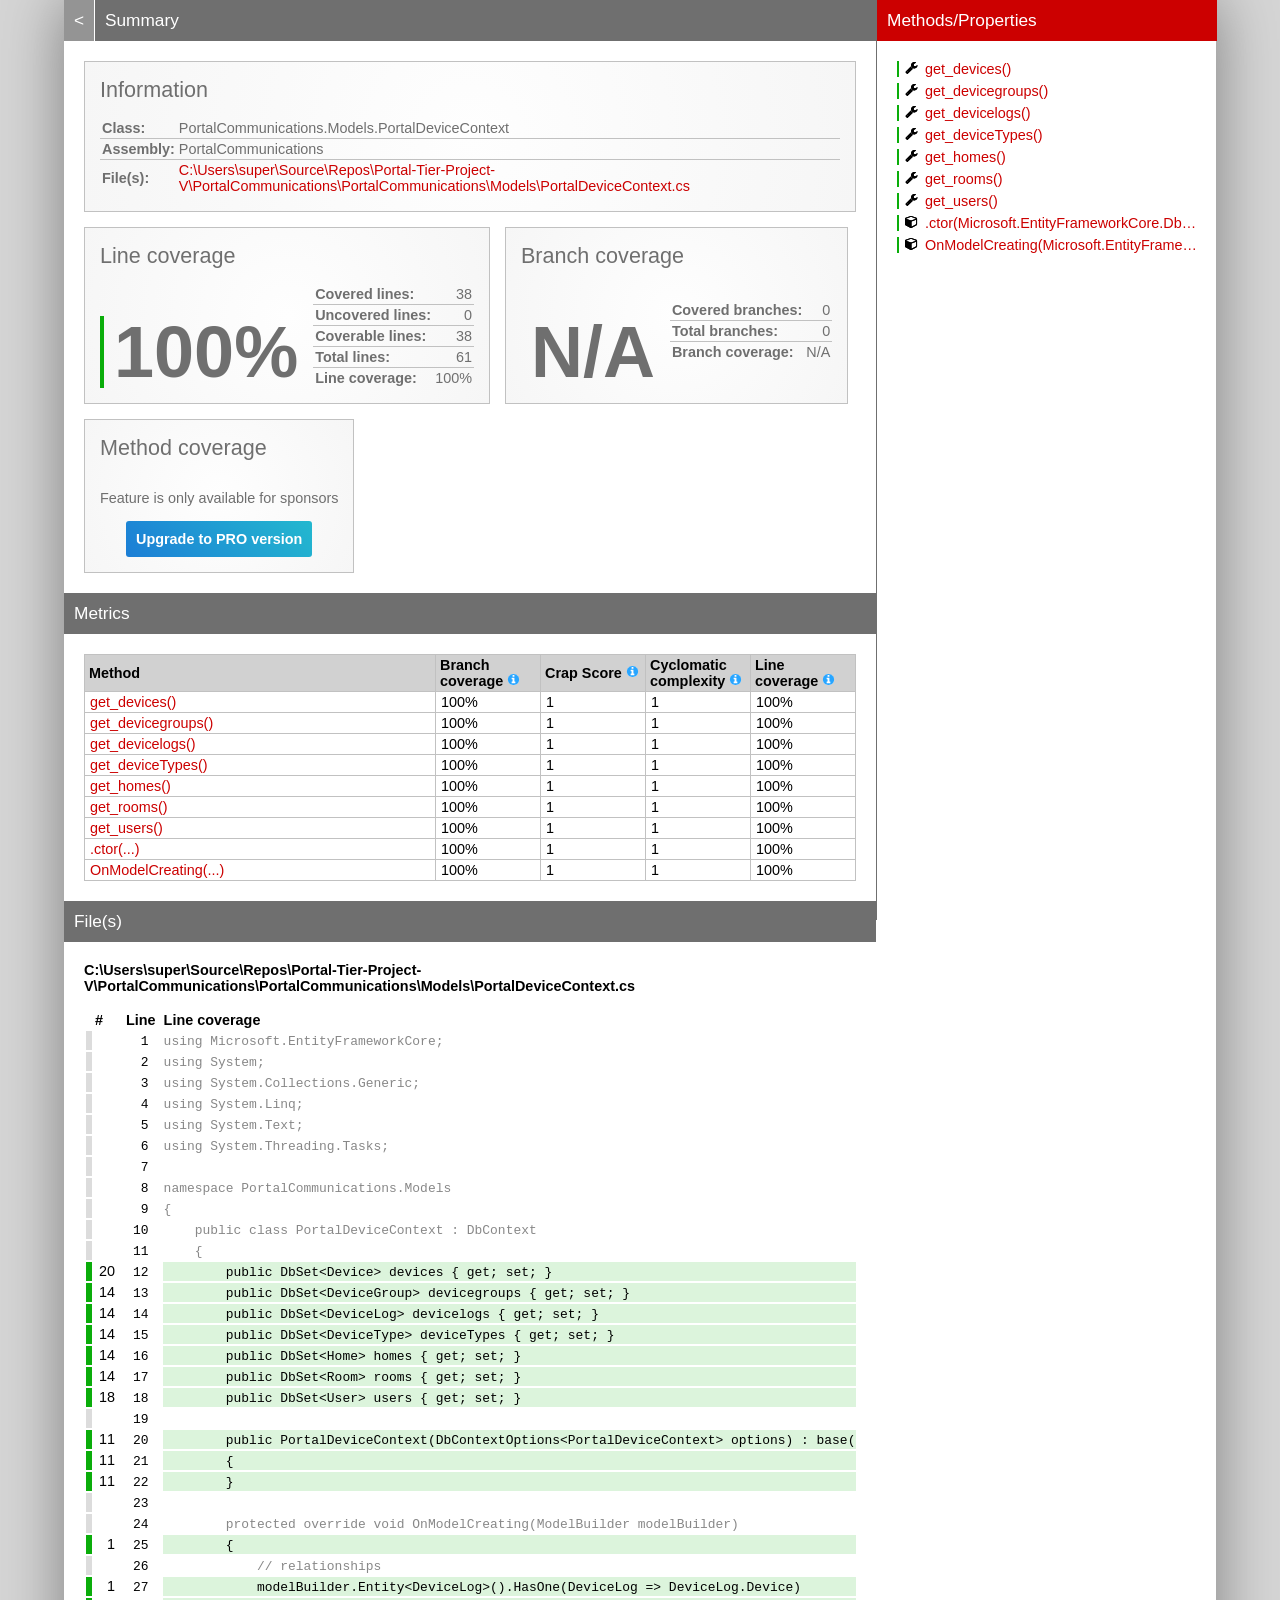
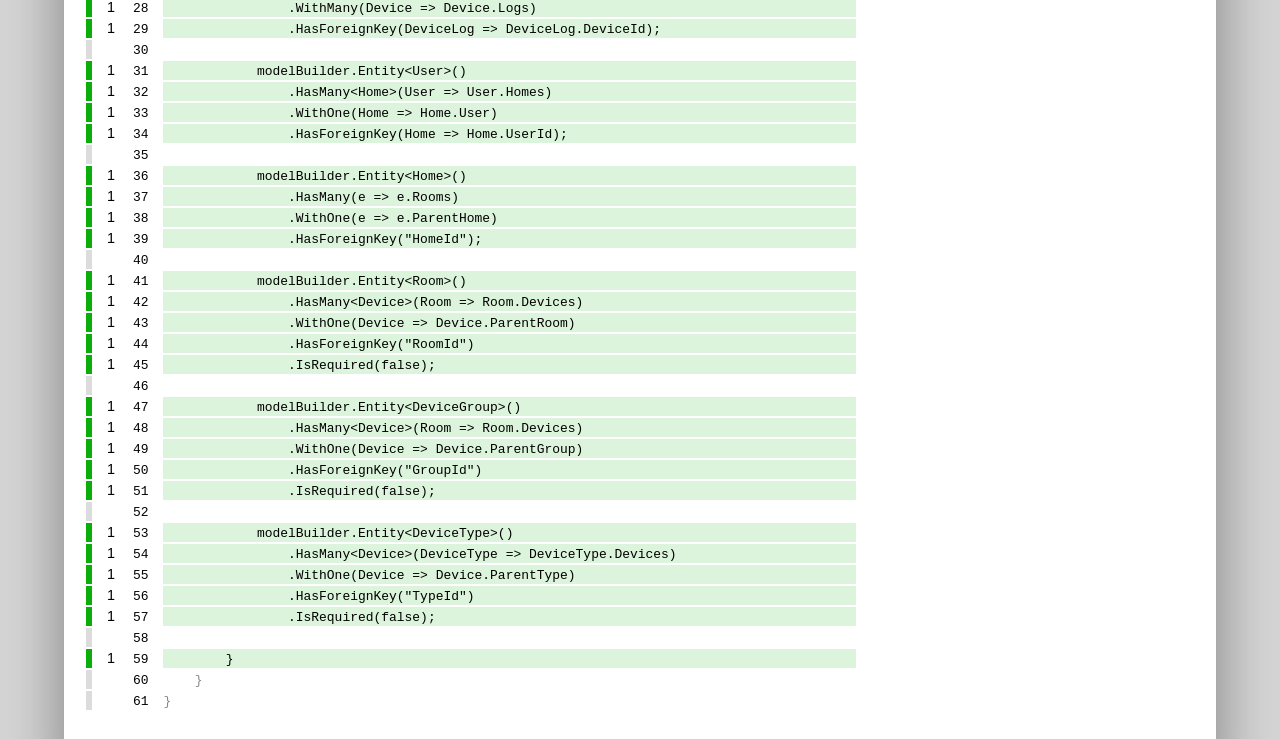
<file: PortalCommunications/PortalCommunications.Test/coverageReport/PortalCommunications_PortalDeviceContext.html>
<!DOCTYPE html>
<html>
<head>
<meta charset="utf-8" />
<meta name="viewport" content="width=device-width, initial-scale=1.0" />
<meta http-equiv="X-UA-Compatible" content="IE=EDGE,chrome=1" />
<link href="[data-uri]" rel="icon" type="image/x-icon" />
<title>PortalCommunications.Models.PortalDeviceContext - Coverage Report</title>
<link rel="stylesheet" type="text/css" href="report.css" />
</head><body><div class="container"><div class="containerleft">
<h1><a href="index.html" class="back">&lt;</a> Summary</h1>
<div class="card-group">
<div class="card">
<div class="card-header">Information</div>
<div class="card-body">
<div class="table">
<table>
<tr>
<th>Class:</th>
<td class="limit-width " title="PortalCommunications.Models.PortalDeviceContext">PortalCommunications.Models.PortalDeviceContext</td>
</tr>
<tr>
<th>Assembly:</th>
<td class="limit-width " title="PortalCommunications">PortalCommunications</td>
</tr>
<tr>
<th>File(s):</th>
<td class="overflow-wrap"><a href="#CUserssuperSourceReposPortalTierProjectVPortalCommunicationsPortalCommunicationsModelsPortalDeviceContextcs" class="navigatetohash">C:\Users\super\Source\Repos\Portal-Tier-Project-V\PortalCommunications\PortalCommunications\Models\PortalDeviceContext.cs</a></td>
</tr>
</table>
</div>
</div>
</div>
</div>
<div class="card-group">
<div class="card">
<div class="card-header">Line coverage</div>
<div class="card-body">
<div class="large cardpercentagebar cardpercentagebar0">100%</div>
<div class="table">
<table>
<tr>
<th>Covered lines:</th>
<td class="limit-width right" title="38">38</td>
</tr>
<tr>
<th>Uncovered lines:</th>
<td class="limit-width right" title="0">0</td>
</tr>
<tr>
<th>Coverable lines:</th>
<td class="limit-width right" title="38">38</td>
</tr>
<tr>
<th>Total lines:</th>
<td class="limit-width right" title="61">61</td>
</tr>
<tr>
<th>Line coverage:</th>
<td class="limit-width right" title="38 of 38">100%</td>
</tr>
</table>
</div>
</div>
</div>
<div class="card">
<div class="card-header">Branch coverage</div>
<div class="card-body">
<div class="large">N/A</div>
<div class="table">
<table>
<tr>
<th>Covered branches:</th>
<td class="limit-width right" title="0">0</td>
</tr>
<tr>
<th>Total branches:</th>
<td class="limit-width right" title="0">0</td>
</tr>
<tr>
<th>Branch coverage:</th>
<td class="limit-width right" title="N/A">N/A</td>
</tr>
</table>
</div>
</div>
</div>
<div class="card">
<div class="card-header">Method coverage</div>
<div class="card-body">
<div class="center">
<p>Feature is only available for sponsors</p>
<a class="pro-button" href="https://reportgenerator.io/pro" target="_blank">Upgrade to PRO version</a>
</div>
</div>
</div>
</div>
<h1>Metrics</h1>
<div class="table-responsive">
<table class="overview table-fixed">
<colgroup>
<col class="column-min-200" />
<col class="column105" />
<col class="column105" />
<col class="column105" />
<col class="column105" />
</colgroup>
<thead><tr><th>Method</th><th>Branch coverage <a href="https://en.wikipedia.org/wiki/Code_coverage" target="_blank"><i class="icon-info-circled"></i></a></th><th>Crap Score <a href="https://googletesting.blogspot.de/2011/02/this-code-is-crap.html" target="_blank"><i class="icon-info-circled"></i></a></th><th>Cyclomatic complexity <a href="https://en.wikipedia.org/wiki/Cyclomatic_complexity" target="_blank"><i class="icon-info-circled"></i></a></th><th>Line coverage <a href="https://en.wikipedia.org/wiki/Code_coverage" target="_blank"><i class="icon-info-circled"></i></a></th></tr></thead>
<tbody>
<tr><td title="get_devices()"><a href="#file0_line12" class="navigatetohash">get_devices()</a></td><td>100%</td><td>1</td><td>1</td><td>100%</td></tr>
<tr><td title="get_devicegroups()"><a href="#file0_line13" class="navigatetohash">get_devicegroups()</a></td><td>100%</td><td>1</td><td>1</td><td>100%</td></tr>
<tr><td title="get_devicelogs()"><a href="#file0_line14" class="navigatetohash">get_devicelogs()</a></td><td>100%</td><td>1</td><td>1</td><td>100%</td></tr>
<tr><td title="get_deviceTypes()"><a href="#file0_line15" class="navigatetohash">get_deviceTypes()</a></td><td>100%</td><td>1</td><td>1</td><td>100%</td></tr>
<tr><td title="get_homes()"><a href="#file0_line16" class="navigatetohash">get_homes()</a></td><td>100%</td><td>1</td><td>1</td><td>100%</td></tr>
<tr><td title="get_rooms()"><a href="#file0_line17" class="navigatetohash">get_rooms()</a></td><td>100%</td><td>1</td><td>1</td><td>100%</td></tr>
<tr><td title="get_users()"><a href="#file0_line18" class="navigatetohash">get_users()</a></td><td>100%</td><td>1</td><td>1</td><td>100%</td></tr>
<tr><td title=".ctor(Microsoft.EntityFrameworkCore.DbContextOptions`1&lt;PortalCommunications.Models.PortalDeviceContext&gt;)"><a href="#file0_line20" class="navigatetohash">.ctor(...)</a></td><td>100%</td><td>1</td><td>1</td><td>100%</td></tr>
<tr><td title="OnModelCreating(Microsoft.EntityFrameworkCore.ModelBuilder)"><a href="#file0_line25" class="navigatetohash">OnModelCreating(...)</a></td><td>100%</td><td>1</td><td>1</td><td>100%</td></tr>
</tbody>
</table>
</div>
<h1>File(s)</h1>
<h2 id="CUserssuperSourceReposPortalTierProjectVPortalCommunicationsPortalCommunicationsModelsPortalDeviceContextcs">C:\Users\super\Source\Repos\Portal-Tier-Project-V\PortalCommunications\PortalCommunications\Models\PortalDeviceContext.cs</h2>
<div class="table-responsive">
<table class="lineAnalysis">
<thead><tr><th></th><th>#</th><th>Line</th><th></th><th>Line coverage</th></tr></thead>
<tbody>
<tr class="" title="Not coverable" data-coverage="{'AllTestMethods': {'VC': '', 'LVS': 'gray'}}"><td class="gray">&nbsp;</td><td class="leftmargin rightmargin right"></td><td class="rightmargin right"><a id="file0_line1"></a><code>1</code></td><td></td><td class="lightgray"><code>using&nbsp;Microsoft.EntityFrameworkCore;</code></td></tr>
<tr class="" title="Not coverable" data-coverage="{'AllTestMethods': {'VC': '', 'LVS': 'gray'}}"><td class="gray">&nbsp;</td><td class="leftmargin rightmargin right"></td><td class="rightmargin right"><a id="file0_line2"></a><code>2</code></td><td></td><td class="lightgray"><code>using&nbsp;System;</code></td></tr>
<tr class="" title="Not coverable" data-coverage="{'AllTestMethods': {'VC': '', 'LVS': 'gray'}}"><td class="gray">&nbsp;</td><td class="leftmargin rightmargin right"></td><td class="rightmargin right"><a id="file0_line3"></a><code>3</code></td><td></td><td class="lightgray"><code>using&nbsp;System.Collections.Generic;</code></td></tr>
<tr class="" title="Not coverable" data-coverage="{'AllTestMethods': {'VC': '', 'LVS': 'gray'}}"><td class="gray">&nbsp;</td><td class="leftmargin rightmargin right"></td><td class="rightmargin right"><a id="file0_line4"></a><code>4</code></td><td></td><td class="lightgray"><code>using&nbsp;System.Linq;</code></td></tr>
<tr class="" title="Not coverable" data-coverage="{'AllTestMethods': {'VC': '', 'LVS': 'gray'}}"><td class="gray">&nbsp;</td><td class="leftmargin rightmargin right"></td><td class="rightmargin right"><a id="file0_line5"></a><code>5</code></td><td></td><td class="lightgray"><code>using&nbsp;System.Text;</code></td></tr>
<tr class="" title="Not coverable" data-coverage="{'AllTestMethods': {'VC': '', 'LVS': 'gray'}}"><td class="gray">&nbsp;</td><td class="leftmargin rightmargin right"></td><td class="rightmargin right"><a id="file0_line6"></a><code>6</code></td><td></td><td class="lightgray"><code>using&nbsp;System.Threading.Tasks;</code></td></tr>
<tr class="" title="Not coverable" data-coverage="{'AllTestMethods': {'VC': '', 'LVS': 'gray'}}"><td class="gray">&nbsp;</td><td class="leftmargin rightmargin right"></td><td class="rightmargin right"><a id="file0_line7"></a><code>7</code></td><td></td><td class="lightgray"><code></code></td></tr>
<tr class="" title="Not coverable" data-coverage="{'AllTestMethods': {'VC': '', 'LVS': 'gray'}}"><td class="gray">&nbsp;</td><td class="leftmargin rightmargin right"></td><td class="rightmargin right"><a id="file0_line8"></a><code>8</code></td><td></td><td class="lightgray"><code>namespace&nbsp;PortalCommunications.Models</code></td></tr>
<tr class="" title="Not coverable" data-coverage="{'AllTestMethods': {'VC': '', 'LVS': 'gray'}}"><td class="gray">&nbsp;</td><td class="leftmargin rightmargin right"></td><td class="rightmargin right"><a id="file0_line9"></a><code>9</code></td><td></td><td class="lightgray"><code>{</code></td></tr>
<tr class="" title="Not coverable" data-coverage="{'AllTestMethods': {'VC': '', 'LVS': 'gray'}}"><td class="gray">&nbsp;</td><td class="leftmargin rightmargin right"></td><td class="rightmargin right"><a id="file0_line10"></a><code>10</code></td><td></td><td class="lightgray"><code>&nbsp;&nbsp;&nbsp;&nbsp;public&nbsp;class&nbsp;PortalDeviceContext&nbsp;:&nbsp;DbContext</code></td></tr>
<tr class="" title="Not coverable" data-coverage="{'AllTestMethods': {'VC': '', 'LVS': 'gray'}}"><td class="gray">&nbsp;</td><td class="leftmargin rightmargin right"></td><td class="rightmargin right"><a id="file0_line11"></a><code>11</code></td><td></td><td class="lightgray"><code>&nbsp;&nbsp;&nbsp;&nbsp;{</code></td></tr>
<tr class="coverableline" title="Covered (20 visits)" data-coverage="{'AllTestMethods': {'VC': '20', 'LVS': 'green'}}"><td class="green">&nbsp;</td><td class="leftmargin rightmargin right">20</td><td class="rightmargin right"><a id="file0_line12"></a><code>12</code></td><td></td><td class="lightgreen"><code>&nbsp;&nbsp;&nbsp;&nbsp;&nbsp;&nbsp;&nbsp;&nbsp;public&nbsp;DbSet&lt;Device&gt;&nbsp;devices&nbsp;{&nbsp;get;&nbsp;set;&nbsp;}</code></td></tr>
<tr class="coverableline" title="Covered (14 visits)" data-coverage="{'AllTestMethods': {'VC': '14', 'LVS': 'green'}}"><td class="green">&nbsp;</td><td class="leftmargin rightmargin right">14</td><td class="rightmargin right"><a id="file0_line13"></a><code>13</code></td><td></td><td class="lightgreen"><code>&nbsp;&nbsp;&nbsp;&nbsp;&nbsp;&nbsp;&nbsp;&nbsp;public&nbsp;DbSet&lt;DeviceGroup&gt;&nbsp;devicegroups&nbsp;{&nbsp;get;&nbsp;set;&nbsp;}</code></td></tr>
<tr class="coverableline" title="Covered (14 visits)" data-coverage="{'AllTestMethods': {'VC': '14', 'LVS': 'green'}}"><td class="green">&nbsp;</td><td class="leftmargin rightmargin right">14</td><td class="rightmargin right"><a id="file0_line14"></a><code>14</code></td><td></td><td class="lightgreen"><code>&nbsp;&nbsp;&nbsp;&nbsp;&nbsp;&nbsp;&nbsp;&nbsp;public&nbsp;DbSet&lt;DeviceLog&gt;&nbsp;devicelogs&nbsp;{&nbsp;get;&nbsp;set;&nbsp;}</code></td></tr>
<tr class="coverableline" title="Covered (14 visits)" data-coverage="{'AllTestMethods': {'VC': '14', 'LVS': 'green'}}"><td class="green">&nbsp;</td><td class="leftmargin rightmargin right">14</td><td class="rightmargin right"><a id="file0_line15"></a><code>15</code></td><td></td><td class="lightgreen"><code>&nbsp;&nbsp;&nbsp;&nbsp;&nbsp;&nbsp;&nbsp;&nbsp;public&nbsp;DbSet&lt;DeviceType&gt;&nbsp;deviceTypes&nbsp;{&nbsp;get;&nbsp;set;&nbsp;}</code></td></tr>
<tr class="coverableline" title="Covered (14 visits)" data-coverage="{'AllTestMethods': {'VC': '14', 'LVS': 'green'}}"><td class="green">&nbsp;</td><td class="leftmargin rightmargin right">14</td><td class="rightmargin right"><a id="file0_line16"></a><code>16</code></td><td></td><td class="lightgreen"><code>&nbsp;&nbsp;&nbsp;&nbsp;&nbsp;&nbsp;&nbsp;&nbsp;public&nbsp;DbSet&lt;Home&gt;&nbsp;homes&nbsp;{&nbsp;get;&nbsp;set;&nbsp;}</code></td></tr>
<tr class="coverableline" title="Covered (14 visits)" data-coverage="{'AllTestMethods': {'VC': '14', 'LVS': 'green'}}"><td class="green">&nbsp;</td><td class="leftmargin rightmargin right">14</td><td class="rightmargin right"><a id="file0_line17"></a><code>17</code></td><td></td><td class="lightgreen"><code>&nbsp;&nbsp;&nbsp;&nbsp;&nbsp;&nbsp;&nbsp;&nbsp;public&nbsp;DbSet&lt;Room&gt;&nbsp;rooms&nbsp;{&nbsp;get;&nbsp;set;&nbsp;}</code></td></tr>
<tr class="coverableline" title="Covered (18 visits)" data-coverage="{'AllTestMethods': {'VC': '18', 'LVS': 'green'}}"><td class="green">&nbsp;</td><td class="leftmargin rightmargin right">18</td><td class="rightmargin right"><a id="file0_line18"></a><code>18</code></td><td></td><td class="lightgreen"><code>&nbsp;&nbsp;&nbsp;&nbsp;&nbsp;&nbsp;&nbsp;&nbsp;public&nbsp;DbSet&lt;User&gt;&nbsp;users&nbsp;{&nbsp;get;&nbsp;set;&nbsp;}</code></td></tr>
<tr class="" title="Not coverable" data-coverage="{'AllTestMethods': {'VC': '', 'LVS': 'gray'}}"><td class="gray">&nbsp;</td><td class="leftmargin rightmargin right"></td><td class="rightmargin right"><a id="file0_line19"></a><code>19</code></td><td></td><td class="lightgray"><code></code></td></tr>
<tr class="coverableline" title="Covered (11 visits)" data-coverage="{'AllTestMethods': {'VC': '11', 'LVS': 'green'}}"><td class="green">&nbsp;</td><td class="leftmargin rightmargin right">11</td><td class="rightmargin right"><a id="file0_line20"></a><code>20</code></td><td></td><td class="lightgreen"><code>&nbsp;&nbsp;&nbsp;&nbsp;&nbsp;&nbsp;&nbsp;&nbsp;public&nbsp;PortalDeviceContext(DbContextOptions&lt;PortalDeviceContext&gt;&nbsp;options)&nbsp;:&nbsp;base(options)</code></td></tr>
<tr class="coverableline" title="Covered (11 visits)" data-coverage="{'AllTestMethods': {'VC': '11', 'LVS': 'green'}}"><td class="green">&nbsp;</td><td class="leftmargin rightmargin right">11</td><td class="rightmargin right"><a id="file0_line21"></a><code>21</code></td><td></td><td class="lightgreen"><code>&nbsp;&nbsp;&nbsp;&nbsp;&nbsp;&nbsp;&nbsp;&nbsp;{</code></td></tr>
<tr class="coverableline" title="Covered (11 visits)" data-coverage="{'AllTestMethods': {'VC': '11', 'LVS': 'green'}}"><td class="green">&nbsp;</td><td class="leftmargin rightmargin right">11</td><td class="rightmargin right"><a id="file0_line22"></a><code>22</code></td><td></td><td class="lightgreen"><code>&nbsp;&nbsp;&nbsp;&nbsp;&nbsp;&nbsp;&nbsp;&nbsp;}</code></td></tr>
<tr class="" title="Not coverable" data-coverage="{'AllTestMethods': {'VC': '', 'LVS': 'gray'}}"><td class="gray">&nbsp;</td><td class="leftmargin rightmargin right"></td><td class="rightmargin right"><a id="file0_line23"></a><code>23</code></td><td></td><td class="lightgray"><code></code></td></tr>
<tr class="" title="Not coverable" data-coverage="{'AllTestMethods': {'VC': '', 'LVS': 'gray'}}"><td class="gray">&nbsp;</td><td class="leftmargin rightmargin right"></td><td class="rightmargin right"><a id="file0_line24"></a><code>24</code></td><td></td><td class="lightgray"><code>&nbsp;&nbsp;&nbsp;&nbsp;&nbsp;&nbsp;&nbsp;&nbsp;protected&nbsp;override&nbsp;void&nbsp;OnModelCreating(ModelBuilder&nbsp;modelBuilder)</code></td></tr>
<tr class="coverableline" title="Covered (1 visits)" data-coverage="{'AllTestMethods': {'VC': '1', 'LVS': 'green'}}"><td class="green">&nbsp;</td><td class="leftmargin rightmargin right">1</td><td class="rightmargin right"><a id="file0_line25"></a><code>25</code></td><td></td><td class="lightgreen"><code>&nbsp;&nbsp;&nbsp;&nbsp;&nbsp;&nbsp;&nbsp;&nbsp;{</code></td></tr>
<tr class="" title="Not coverable" data-coverage="{'AllTestMethods': {'VC': '', 'LVS': 'gray'}}"><td class="gray">&nbsp;</td><td class="leftmargin rightmargin right"></td><td class="rightmargin right"><a id="file0_line26"></a><code>26</code></td><td></td><td class="lightgray"><code>&nbsp;&nbsp;&nbsp;&nbsp;&nbsp;&nbsp;&nbsp;&nbsp;&nbsp;&nbsp;&nbsp;&nbsp;//&nbsp;relationships</code></td></tr>
<tr class="coverableline" title="Covered (1 visits)" data-coverage="{'AllTestMethods': {'VC': '1', 'LVS': 'green'}}"><td class="green">&nbsp;</td><td class="leftmargin rightmargin right">1</td><td class="rightmargin right"><a id="file0_line27"></a><code>27</code></td><td></td><td class="lightgreen"><code>&nbsp;&nbsp;&nbsp;&nbsp;&nbsp;&nbsp;&nbsp;&nbsp;&nbsp;&nbsp;&nbsp;&nbsp;modelBuilder.Entity&lt;DeviceLog&gt;().HasOne(DeviceLog&nbsp;=&gt;&nbsp;DeviceLog.Device)</code></td></tr>
<tr class="coverableline" title="Covered (1 visits)" data-coverage="{'AllTestMethods': {'VC': '1', 'LVS': 'green'}}"><td class="green">&nbsp;</td><td class="leftmargin rightmargin right">1</td><td class="rightmargin right"><a id="file0_line28"></a><code>28</code></td><td></td><td class="lightgreen"><code>&nbsp;&nbsp;&nbsp;&nbsp;&nbsp;&nbsp;&nbsp;&nbsp;&nbsp;&nbsp;&nbsp;&nbsp;&nbsp;&nbsp;&nbsp;&nbsp;.WithMany(Device&nbsp;=&gt;&nbsp;Device.Logs)</code></td></tr>
<tr class="coverableline" title="Covered (1 visits)" data-coverage="{'AllTestMethods': {'VC': '1', 'LVS': 'green'}}"><td class="green">&nbsp;</td><td class="leftmargin rightmargin right">1</td><td class="rightmargin right"><a id="file0_line29"></a><code>29</code></td><td></td><td class="lightgreen"><code>&nbsp;&nbsp;&nbsp;&nbsp;&nbsp;&nbsp;&nbsp;&nbsp;&nbsp;&nbsp;&nbsp;&nbsp;&nbsp;&nbsp;&nbsp;&nbsp;.HasForeignKey(DeviceLog&nbsp;=&gt;&nbsp;DeviceLog.DeviceId);</code></td></tr>
<tr class="" title="Not coverable" data-coverage="{'AllTestMethods': {'VC': '', 'LVS': 'gray'}}"><td class="gray">&nbsp;</td><td class="leftmargin rightmargin right"></td><td class="rightmargin right"><a id="file0_line30"></a><code>30</code></td><td></td><td class="lightgray"><code></code></td></tr>
<tr class="coverableline" title="Covered (1 visits)" data-coverage="{'AllTestMethods': {'VC': '1', 'LVS': 'green'}}"><td class="green">&nbsp;</td><td class="leftmargin rightmargin right">1</td><td class="rightmargin right"><a id="file0_line31"></a><code>31</code></td><td></td><td class="lightgreen"><code>&nbsp;&nbsp;&nbsp;&nbsp;&nbsp;&nbsp;&nbsp;&nbsp;&nbsp;&nbsp;&nbsp;&nbsp;modelBuilder.Entity&lt;User&gt;()</code></td></tr>
<tr class="coverableline" title="Covered (1 visits)" data-coverage="{'AllTestMethods': {'VC': '1', 'LVS': 'green'}}"><td class="green">&nbsp;</td><td class="leftmargin rightmargin right">1</td><td class="rightmargin right"><a id="file0_line32"></a><code>32</code></td><td></td><td class="lightgreen"><code>&nbsp;&nbsp;&nbsp;&nbsp;&nbsp;&nbsp;&nbsp;&nbsp;&nbsp;&nbsp;&nbsp;&nbsp;&nbsp;&nbsp;&nbsp;&nbsp;.HasMany&lt;Home&gt;(User&nbsp;=&gt;&nbsp;User.Homes)</code></td></tr>
<tr class="coverableline" title="Covered (1 visits)" data-coverage="{'AllTestMethods': {'VC': '1', 'LVS': 'green'}}"><td class="green">&nbsp;</td><td class="leftmargin rightmargin right">1</td><td class="rightmargin right"><a id="file0_line33"></a><code>33</code></td><td></td><td class="lightgreen"><code>&nbsp;&nbsp;&nbsp;&nbsp;&nbsp;&nbsp;&nbsp;&nbsp;&nbsp;&nbsp;&nbsp;&nbsp;&nbsp;&nbsp;&nbsp;&nbsp;.WithOne(Home&nbsp;=&gt;&nbsp;Home.User)</code></td></tr>
<tr class="coverableline" title="Covered (1 visits)" data-coverage="{'AllTestMethods': {'VC': '1', 'LVS': 'green'}}"><td class="green">&nbsp;</td><td class="leftmargin rightmargin right">1</td><td class="rightmargin right"><a id="file0_line34"></a><code>34</code></td><td></td><td class="lightgreen"><code>&nbsp;&nbsp;&nbsp;&nbsp;&nbsp;&nbsp;&nbsp;&nbsp;&nbsp;&nbsp;&nbsp;&nbsp;&nbsp;&nbsp;&nbsp;&nbsp;.HasForeignKey(Home&nbsp;=&gt;&nbsp;Home.UserId);</code></td></tr>
<tr class="" title="Not coverable" data-coverage="{'AllTestMethods': {'VC': '', 'LVS': 'gray'}}"><td class="gray">&nbsp;</td><td class="leftmargin rightmargin right"></td><td class="rightmargin right"><a id="file0_line35"></a><code>35</code></td><td></td><td class="lightgray"><code></code></td></tr>
<tr class="coverableline" title="Covered (1 visits)" data-coverage="{'AllTestMethods': {'VC': '1', 'LVS': 'green'}}"><td class="green">&nbsp;</td><td class="leftmargin rightmargin right">1</td><td class="rightmargin right"><a id="file0_line36"></a><code>36</code></td><td></td><td class="lightgreen"><code>&nbsp;&nbsp;&nbsp;&nbsp;&nbsp;&nbsp;&nbsp;&nbsp;&nbsp;&nbsp;&nbsp;&nbsp;modelBuilder.Entity&lt;Home&gt;()</code></td></tr>
<tr class="coverableline" title="Covered (1 visits)" data-coverage="{'AllTestMethods': {'VC': '1', 'LVS': 'green'}}"><td class="green">&nbsp;</td><td class="leftmargin rightmargin right">1</td><td class="rightmargin right"><a id="file0_line37"></a><code>37</code></td><td></td><td class="lightgreen"><code>&nbsp;&nbsp;&nbsp;&nbsp;&nbsp;&nbsp;&nbsp;&nbsp;&nbsp;&nbsp;&nbsp;&nbsp;&nbsp;&nbsp;&nbsp;&nbsp;.HasMany(e&nbsp;=&gt;&nbsp;e.Rooms)</code></td></tr>
<tr class="coverableline" title="Covered (1 visits)" data-coverage="{'AllTestMethods': {'VC': '1', 'LVS': 'green'}}"><td class="green">&nbsp;</td><td class="leftmargin rightmargin right">1</td><td class="rightmargin right"><a id="file0_line38"></a><code>38</code></td><td></td><td class="lightgreen"><code>&nbsp;&nbsp;&nbsp;&nbsp;&nbsp;&nbsp;&nbsp;&nbsp;&nbsp;&nbsp;&nbsp;&nbsp;&nbsp;&nbsp;&nbsp;&nbsp;.WithOne(e&nbsp;=&gt;&nbsp;e.ParentHome)</code></td></tr>
<tr class="coverableline" title="Covered (1 visits)" data-coverage="{'AllTestMethods': {'VC': '1', 'LVS': 'green'}}"><td class="green">&nbsp;</td><td class="leftmargin rightmargin right">1</td><td class="rightmargin right"><a id="file0_line39"></a><code>39</code></td><td></td><td class="lightgreen"><code>&nbsp;&nbsp;&nbsp;&nbsp;&nbsp;&nbsp;&nbsp;&nbsp;&nbsp;&nbsp;&nbsp;&nbsp;&nbsp;&nbsp;&nbsp;&nbsp;.HasForeignKey(&quot;HomeId&quot;);</code></td></tr>
<tr class="" title="Not coverable" data-coverage="{'AllTestMethods': {'VC': '', 'LVS': 'gray'}}"><td class="gray">&nbsp;</td><td class="leftmargin rightmargin right"></td><td class="rightmargin right"><a id="file0_line40"></a><code>40</code></td><td></td><td class="lightgray"><code></code></td></tr>
<tr class="coverableline" title="Covered (1 visits)" data-coverage="{'AllTestMethods': {'VC': '1', 'LVS': 'green'}}"><td class="green">&nbsp;</td><td class="leftmargin rightmargin right">1</td><td class="rightmargin right"><a id="file0_line41"></a><code>41</code></td><td></td><td class="lightgreen"><code>&nbsp;&nbsp;&nbsp;&nbsp;&nbsp;&nbsp;&nbsp;&nbsp;&nbsp;&nbsp;&nbsp;&nbsp;modelBuilder.Entity&lt;Room&gt;()</code></td></tr>
<tr class="coverableline" title="Covered (1 visits)" data-coverage="{'AllTestMethods': {'VC': '1', 'LVS': 'green'}}"><td class="green">&nbsp;</td><td class="leftmargin rightmargin right">1</td><td class="rightmargin right"><a id="file0_line42"></a><code>42</code></td><td></td><td class="lightgreen"><code>&nbsp;&nbsp;&nbsp;&nbsp;&nbsp;&nbsp;&nbsp;&nbsp;&nbsp;&nbsp;&nbsp;&nbsp;&nbsp;&nbsp;&nbsp;&nbsp;.HasMany&lt;Device&gt;(Room&nbsp;=&gt;&nbsp;Room.Devices)</code></td></tr>
<tr class="coverableline" title="Covered (1 visits)" data-coverage="{'AllTestMethods': {'VC': '1', 'LVS': 'green'}}"><td class="green">&nbsp;</td><td class="leftmargin rightmargin right">1</td><td class="rightmargin right"><a id="file0_line43"></a><code>43</code></td><td></td><td class="lightgreen"><code>&nbsp;&nbsp;&nbsp;&nbsp;&nbsp;&nbsp;&nbsp;&nbsp;&nbsp;&nbsp;&nbsp;&nbsp;&nbsp;&nbsp;&nbsp;&nbsp;.WithOne(Device&nbsp;=&gt;&nbsp;Device.ParentRoom)</code></td></tr>
<tr class="coverableline" title="Covered (1 visits)" data-coverage="{'AllTestMethods': {'VC': '1', 'LVS': 'green'}}"><td class="green">&nbsp;</td><td class="leftmargin rightmargin right">1</td><td class="rightmargin right"><a id="file0_line44"></a><code>44</code></td><td></td><td class="lightgreen"><code>&nbsp;&nbsp;&nbsp;&nbsp;&nbsp;&nbsp;&nbsp;&nbsp;&nbsp;&nbsp;&nbsp;&nbsp;&nbsp;&nbsp;&nbsp;&nbsp;.HasForeignKey(&quot;RoomId&quot;)</code></td></tr>
<tr class="coverableline" title="Covered (1 visits)" data-coverage="{'AllTestMethods': {'VC': '1', 'LVS': 'green'}}"><td class="green">&nbsp;</td><td class="leftmargin rightmargin right">1</td><td class="rightmargin right"><a id="file0_line45"></a><code>45</code></td><td></td><td class="lightgreen"><code>&nbsp;&nbsp;&nbsp;&nbsp;&nbsp;&nbsp;&nbsp;&nbsp;&nbsp;&nbsp;&nbsp;&nbsp;&nbsp;&nbsp;&nbsp;&nbsp;.IsRequired(false);</code></td></tr>
<tr class="" title="Not coverable" data-coverage="{'AllTestMethods': {'VC': '', 'LVS': 'gray'}}"><td class="gray">&nbsp;</td><td class="leftmargin rightmargin right"></td><td class="rightmargin right"><a id="file0_line46"></a><code>46</code></td><td></td><td class="lightgray"><code></code></td></tr>
<tr class="coverableline" title="Covered (1 visits)" data-coverage="{'AllTestMethods': {'VC': '1', 'LVS': 'green'}}"><td class="green">&nbsp;</td><td class="leftmargin rightmargin right">1</td><td class="rightmargin right"><a id="file0_line47"></a><code>47</code></td><td></td><td class="lightgreen"><code>&nbsp;&nbsp;&nbsp;&nbsp;&nbsp;&nbsp;&nbsp;&nbsp;&nbsp;&nbsp;&nbsp;&nbsp;modelBuilder.Entity&lt;DeviceGroup&gt;()</code></td></tr>
<tr class="coverableline" title="Covered (1 visits)" data-coverage="{'AllTestMethods': {'VC': '1', 'LVS': 'green'}}"><td class="green">&nbsp;</td><td class="leftmargin rightmargin right">1</td><td class="rightmargin right"><a id="file0_line48"></a><code>48</code></td><td></td><td class="lightgreen"><code>&nbsp;&nbsp;&nbsp;&nbsp;&nbsp;&nbsp;&nbsp;&nbsp;&nbsp;&nbsp;&nbsp;&nbsp;&nbsp;&nbsp;&nbsp;&nbsp;.HasMany&lt;Device&gt;(Room&nbsp;=&gt;&nbsp;Room.Devices)</code></td></tr>
<tr class="coverableline" title="Covered (1 visits)" data-coverage="{'AllTestMethods': {'VC': '1', 'LVS': 'green'}}"><td class="green">&nbsp;</td><td class="leftmargin rightmargin right">1</td><td class="rightmargin right"><a id="file0_line49"></a><code>49</code></td><td></td><td class="lightgreen"><code>&nbsp;&nbsp;&nbsp;&nbsp;&nbsp;&nbsp;&nbsp;&nbsp;&nbsp;&nbsp;&nbsp;&nbsp;&nbsp;&nbsp;&nbsp;&nbsp;.WithOne(Device&nbsp;=&gt;&nbsp;Device.ParentGroup)</code></td></tr>
<tr class="coverableline" title="Covered (1 visits)" data-coverage="{'AllTestMethods': {'VC': '1', 'LVS': 'green'}}"><td class="green">&nbsp;</td><td class="leftmargin rightmargin right">1</td><td class="rightmargin right"><a id="file0_line50"></a><code>50</code></td><td></td><td class="lightgreen"><code>&nbsp;&nbsp;&nbsp;&nbsp;&nbsp;&nbsp;&nbsp;&nbsp;&nbsp;&nbsp;&nbsp;&nbsp;&nbsp;&nbsp;&nbsp;&nbsp;.HasForeignKey(&quot;GroupId&quot;)</code></td></tr>
<tr class="coverableline" title="Covered (1 visits)" data-coverage="{'AllTestMethods': {'VC': '1', 'LVS': 'green'}}"><td class="green">&nbsp;</td><td class="leftmargin rightmargin right">1</td><td class="rightmargin right"><a id="file0_line51"></a><code>51</code></td><td></td><td class="lightgreen"><code>&nbsp;&nbsp;&nbsp;&nbsp;&nbsp;&nbsp;&nbsp;&nbsp;&nbsp;&nbsp;&nbsp;&nbsp;&nbsp;&nbsp;&nbsp;&nbsp;.IsRequired(false);</code></td></tr>
<tr class="" title="Not coverable" data-coverage="{'AllTestMethods': {'VC': '', 'LVS': 'gray'}}"><td class="gray">&nbsp;</td><td class="leftmargin rightmargin right"></td><td class="rightmargin right"><a id="file0_line52"></a><code>52</code></td><td></td><td class="lightgray"><code></code></td></tr>
<tr class="coverableline" title="Covered (1 visits)" data-coverage="{'AllTestMethods': {'VC': '1', 'LVS': 'green'}}"><td class="green">&nbsp;</td><td class="leftmargin rightmargin right">1</td><td class="rightmargin right"><a id="file0_line53"></a><code>53</code></td><td></td><td class="lightgreen"><code>&nbsp;&nbsp;&nbsp;&nbsp;&nbsp;&nbsp;&nbsp;&nbsp;&nbsp;&nbsp;&nbsp;&nbsp;modelBuilder.Entity&lt;DeviceType&gt;()</code></td></tr>
<tr class="coverableline" title="Covered (1 visits)" data-coverage="{'AllTestMethods': {'VC': '1', 'LVS': 'green'}}"><td class="green">&nbsp;</td><td class="leftmargin rightmargin right">1</td><td class="rightmargin right"><a id="file0_line54"></a><code>54</code></td><td></td><td class="lightgreen"><code>&nbsp;&nbsp;&nbsp;&nbsp;&nbsp;&nbsp;&nbsp;&nbsp;&nbsp;&nbsp;&nbsp;&nbsp;&nbsp;&nbsp;&nbsp;&nbsp;.HasMany&lt;Device&gt;(DeviceType&nbsp;=&gt;&nbsp;DeviceType.Devices)</code></td></tr>
<tr class="coverableline" title="Covered (1 visits)" data-coverage="{'AllTestMethods': {'VC': '1', 'LVS': 'green'}}"><td class="green">&nbsp;</td><td class="leftmargin rightmargin right">1</td><td class="rightmargin right"><a id="file0_line55"></a><code>55</code></td><td></td><td class="lightgreen"><code>&nbsp;&nbsp;&nbsp;&nbsp;&nbsp;&nbsp;&nbsp;&nbsp;&nbsp;&nbsp;&nbsp;&nbsp;&nbsp;&nbsp;&nbsp;&nbsp;.WithOne(Device&nbsp;=&gt;&nbsp;Device.ParentType)</code></td></tr>
<tr class="coverableline" title="Covered (1 visits)" data-coverage="{'AllTestMethods': {'VC': '1', 'LVS': 'green'}}"><td class="green">&nbsp;</td><td class="leftmargin rightmargin right">1</td><td class="rightmargin right"><a id="file0_line56"></a><code>56</code></td><td></td><td class="lightgreen"><code>&nbsp;&nbsp;&nbsp;&nbsp;&nbsp;&nbsp;&nbsp;&nbsp;&nbsp;&nbsp;&nbsp;&nbsp;&nbsp;&nbsp;&nbsp;&nbsp;.HasForeignKey(&quot;TypeId&quot;)</code></td></tr>
<tr class="coverableline" title="Covered (1 visits)" data-coverage="{'AllTestMethods': {'VC': '1', 'LVS': 'green'}}"><td class="green">&nbsp;</td><td class="leftmargin rightmargin right">1</td><td class="rightmargin right"><a id="file0_line57"></a><code>57</code></td><td></td><td class="lightgreen"><code>&nbsp;&nbsp;&nbsp;&nbsp;&nbsp;&nbsp;&nbsp;&nbsp;&nbsp;&nbsp;&nbsp;&nbsp;&nbsp;&nbsp;&nbsp;&nbsp;.IsRequired(false);</code></td></tr>
<tr class="" title="Not coverable" data-coverage="{'AllTestMethods': {'VC': '', 'LVS': 'gray'}}"><td class="gray">&nbsp;</td><td class="leftmargin rightmargin right"></td><td class="rightmargin right"><a id="file0_line58"></a><code>58</code></td><td></td><td class="lightgray"><code></code></td></tr>
<tr class="coverableline" title="Covered (1 visits)" data-coverage="{'AllTestMethods': {'VC': '1', 'LVS': 'green'}}"><td class="green">&nbsp;</td><td class="leftmargin rightmargin right">1</td><td class="rightmargin right"><a id="file0_line59"></a><code>59</code></td><td></td><td class="lightgreen"><code>&nbsp;&nbsp;&nbsp;&nbsp;&nbsp;&nbsp;&nbsp;&nbsp;}</code></td></tr>
<tr class="" title="Not coverable" data-coverage="{'AllTestMethods': {'VC': '', 'LVS': 'gray'}}"><td class="gray">&nbsp;</td><td class="leftmargin rightmargin right"></td><td class="rightmargin right"><a id="file0_line60"></a><code>60</code></td><td></td><td class="lightgray"><code>&nbsp;&nbsp;&nbsp;&nbsp;}</code></td></tr>
<tr class="" title="Not coverable" data-coverage="{'AllTestMethods': {'VC': '', 'LVS': 'gray'}}"><td class="gray">&nbsp;</td><td class="leftmargin rightmargin right"></td><td class="rightmargin right"><a id="file0_line61"></a><code>61</code></td><td></td><td class="lightgray"><code>}</code></td></tr>
</tbody>
</table>
</div>
<div class="footer">Generated by: ReportGenerator 5.4.1.0<br />12/2/2024 - 8:32:14 PM<br /><a href="https://github.com/danielpalme/ReportGenerator">GitHub</a> | <a href="https://reportgenerator.io">reportgenerator.io</a></div></div>
<div class="containerright">
<div class="containerrightfixed">
<h1>Methods/Properties</h1>
<a href="#file0_line12" class="navigatetohash percentagebar percentagebar100" title="Line coverage: 100% - get_devices()"><i class="icon-wrench"></i>get_devices()</a><br />
<a href="#file0_line13" class="navigatetohash percentagebar percentagebar100" title="Line coverage: 100% - get_devicegroups()"><i class="icon-wrench"></i>get_devicegroups()</a><br />
<a href="#file0_line14" class="navigatetohash percentagebar percentagebar100" title="Line coverage: 100% - get_devicelogs()"><i class="icon-wrench"></i>get_devicelogs()</a><br />
<a href="#file0_line15" class="navigatetohash percentagebar percentagebar100" title="Line coverage: 100% - get_deviceTypes()"><i class="icon-wrench"></i>get_deviceTypes()</a><br />
<a href="#file0_line16" class="navigatetohash percentagebar percentagebar100" title="Line coverage: 100% - get_homes()"><i class="icon-wrench"></i>get_homes()</a><br />
<a href="#file0_line17" class="navigatetohash percentagebar percentagebar100" title="Line coverage: 100% - get_rooms()"><i class="icon-wrench"></i>get_rooms()</a><br />
<a href="#file0_line18" class="navigatetohash percentagebar percentagebar100" title="Line coverage: 100% - get_users()"><i class="icon-wrench"></i>get_users()</a><br />
<a href="#file0_line20" class="navigatetohash percentagebar percentagebar100" title="Line coverage: 100% - .ctor(Microsoft.EntityFrameworkCore.DbContextOptions`1&lt;PortalCommunications.Models.PortalDeviceContext&gt;)"><i class="icon-cube"></i>.ctor(Microsoft.EntityFrameworkCore.DbContextOptions`1&lt;PortalCommunications.Models.PortalDeviceContext&gt;)</a><br />
<a href="#file0_line25" class="navigatetohash percentagebar percentagebar100" title="Line coverage: 100% - OnModelCreating(Microsoft.EntityFrameworkCore.ModelBuilder)"><i class="icon-cube"></i>OnModelCreating(Microsoft.EntityFrameworkCore.ModelBuilder)</a><br />
<br/></div>
</div></div>
<script type="text/javascript">
/* <![CDATA[ */
(function() {
    var url = window.location.href;
    var startOfQueryString = url.indexOf('?');
    var queryString = startOfQueryString > -1 ? url.substr(startOfQueryString) : '';

    if (startOfQueryString > -1) {
        var i = 0, href= null;
        var css = document.getElementsByTagName('link');

        for (i = 0; i < css.length; i++) {
            if (css[i].getAttribute('rel') !== 'stylesheet') {
            continue;
            }

            href = css[i].getAttribute('href');

            if (href) {
            css[i].setAttribute('href', href + queryString);
            }
        }

        var links = document.getElementsByTagName('a');

        for (i = 0; i < links.length; i++) {
            href = links[i].getAttribute('href');

            if (href
                && !href.startsWith('http://')
                && !href.startsWith('https://')
                && !href.startsWith('#')
                && href.indexOf('?') === -1) {
            links[i].setAttribute('href', href + queryString);
            }
        }
    }

    var newScript = document.createElement('script');
    newScript.src = 'class.js' + queryString;
    document.getElementsByTagName('body')[0].appendChild(newScript);
})();
/* ]]> */ 
</script></body></html>
</file>
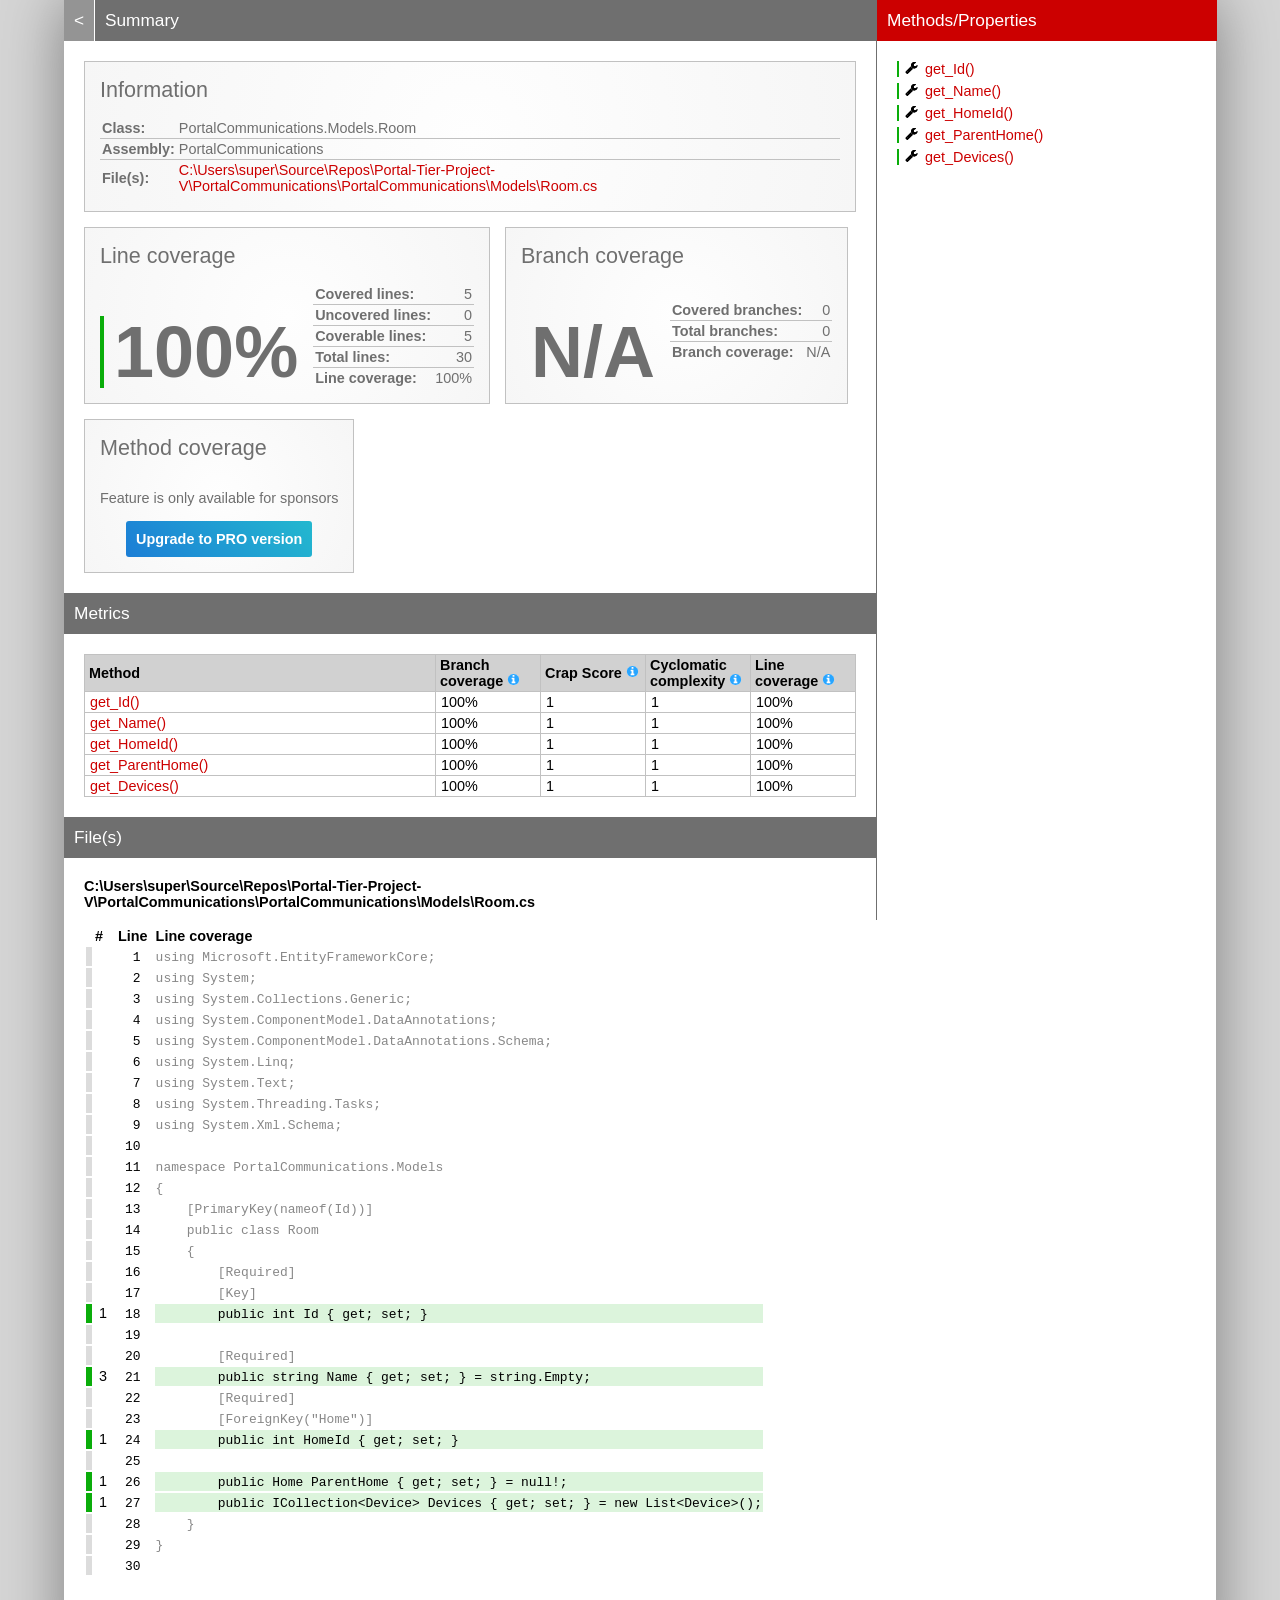
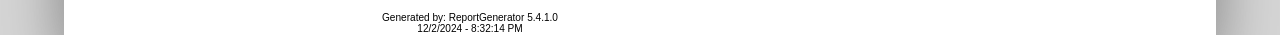
<file: PortalCommunications/PortalCommunications.Test/coverageReport/PortalCommunications_Room.html>
<!DOCTYPE html>
<html>
<head>
<meta charset="utf-8" />
<meta name="viewport" content="width=device-width, initial-scale=1.0" />
<meta http-equiv="X-UA-Compatible" content="IE=EDGE,chrome=1" />
<link href="[data-uri]" rel="icon" type="image/x-icon" />
<title>PortalCommunications.Models.Room - Coverage Report</title>
<link rel="stylesheet" type="text/css" href="report.css" />
</head><body><div class="container"><div class="containerleft">
<h1><a href="index.html" class="back">&lt;</a> Summary</h1>
<div class="card-group">
<div class="card">
<div class="card-header">Information</div>
<div class="card-body">
<div class="table">
<table>
<tr>
<th>Class:</th>
<td class="limit-width " title="PortalCommunications.Models.Room">PortalCommunications.Models.Room</td>
</tr>
<tr>
<th>Assembly:</th>
<td class="limit-width " title="PortalCommunications">PortalCommunications</td>
</tr>
<tr>
<th>File(s):</th>
<td class="overflow-wrap"><a href="#CUserssuperSourceReposPortalTierProjectVPortalCommunicationsPortalCommunicationsModelsRoomcs" class="navigatetohash">C:\Users\super\Source\Repos\Portal-Tier-Project-V\PortalCommunications\PortalCommunications\Models\Room.cs</a></td>
</tr>
</table>
</div>
</div>
</div>
</div>
<div class="card-group">
<div class="card">
<div class="card-header">Line coverage</div>
<div class="card-body">
<div class="large cardpercentagebar cardpercentagebar0">100%</div>
<div class="table">
<table>
<tr>
<th>Covered lines:</th>
<td class="limit-width right" title="5">5</td>
</tr>
<tr>
<th>Uncovered lines:</th>
<td class="limit-width right" title="0">0</td>
</tr>
<tr>
<th>Coverable lines:</th>
<td class="limit-width right" title="5">5</td>
</tr>
<tr>
<th>Total lines:</th>
<td class="limit-width right" title="30">30</td>
</tr>
<tr>
<th>Line coverage:</th>
<td class="limit-width right" title="5 of 5">100%</td>
</tr>
</table>
</div>
</div>
</div>
<div class="card">
<div class="card-header">Branch coverage</div>
<div class="card-body">
<div class="large">N/A</div>
<div class="table">
<table>
<tr>
<th>Covered branches:</th>
<td class="limit-width right" title="0">0</td>
</tr>
<tr>
<th>Total branches:</th>
<td class="limit-width right" title="0">0</td>
</tr>
<tr>
<th>Branch coverage:</th>
<td class="limit-width right" title="N/A">N/A</td>
</tr>
</table>
</div>
</div>
</div>
<div class="card">
<div class="card-header">Method coverage</div>
<div class="card-body">
<div class="center">
<p>Feature is only available for sponsors</p>
<a class="pro-button" href="https://reportgenerator.io/pro" target="_blank">Upgrade to PRO version</a>
</div>
</div>
</div>
</div>
<h1>Metrics</h1>
<div class="table-responsive">
<table class="overview table-fixed">
<colgroup>
<col class="column-min-200" />
<col class="column105" />
<col class="column105" />
<col class="column105" />
<col class="column105" />
</colgroup>
<thead><tr><th>Method</th><th>Branch coverage <a href="https://en.wikipedia.org/wiki/Code_coverage" target="_blank"><i class="icon-info-circled"></i></a></th><th>Crap Score <a href="https://googletesting.blogspot.de/2011/02/this-code-is-crap.html" target="_blank"><i class="icon-info-circled"></i></a></th><th>Cyclomatic complexity <a href="https://en.wikipedia.org/wiki/Cyclomatic_complexity" target="_blank"><i class="icon-info-circled"></i></a></th><th>Line coverage <a href="https://en.wikipedia.org/wiki/Code_coverage" target="_blank"><i class="icon-info-circled"></i></a></th></tr></thead>
<tbody>
<tr><td title="get_Id()"><a href="#file0_line18" class="navigatetohash">get_Id()</a></td><td>100%</td><td>1</td><td>1</td><td>100%</td></tr>
<tr><td title="get_Name()"><a href="#file0_line21" class="navigatetohash">get_Name()</a></td><td>100%</td><td>1</td><td>1</td><td>100%</td></tr>
<tr><td title="get_HomeId()"><a href="#file0_line24" class="navigatetohash">get_HomeId()</a></td><td>100%</td><td>1</td><td>1</td><td>100%</td></tr>
<tr><td title="get_ParentHome()"><a href="#file0_line26" class="navigatetohash">get_ParentHome()</a></td><td>100%</td><td>1</td><td>1</td><td>100%</td></tr>
<tr><td title="get_Devices()"><a href="#file0_line27" class="navigatetohash">get_Devices()</a></td><td>100%</td><td>1</td><td>1</td><td>100%</td></tr>
</tbody>
</table>
</div>
<h1>File(s)</h1>
<h2 id="CUserssuperSourceReposPortalTierProjectVPortalCommunicationsPortalCommunicationsModelsRoomcs">C:\Users\super\Source\Repos\Portal-Tier-Project-V\PortalCommunications\PortalCommunications\Models\Room.cs</h2>
<div class="table-responsive">
<table class="lineAnalysis">
<thead><tr><th></th><th>#</th><th>Line</th><th></th><th>Line coverage</th></tr></thead>
<tbody>
<tr class="" title="Not coverable" data-coverage="{'AllTestMethods': {'VC': '', 'LVS': 'gray'}}"><td class="gray">&nbsp;</td><td class="leftmargin rightmargin right"></td><td class="rightmargin right"><a id="file0_line1"></a><code>1</code></td><td></td><td class="lightgray"><code>using&nbsp;Microsoft.EntityFrameworkCore;</code></td></tr>
<tr class="" title="Not coverable" data-coverage="{'AllTestMethods': {'VC': '', 'LVS': 'gray'}}"><td class="gray">&nbsp;</td><td class="leftmargin rightmargin right"></td><td class="rightmargin right"><a id="file0_line2"></a><code>2</code></td><td></td><td class="lightgray"><code>using&nbsp;System;</code></td></tr>
<tr class="" title="Not coverable" data-coverage="{'AllTestMethods': {'VC': '', 'LVS': 'gray'}}"><td class="gray">&nbsp;</td><td class="leftmargin rightmargin right"></td><td class="rightmargin right"><a id="file0_line3"></a><code>3</code></td><td></td><td class="lightgray"><code>using&nbsp;System.Collections.Generic;</code></td></tr>
<tr class="" title="Not coverable" data-coverage="{'AllTestMethods': {'VC': '', 'LVS': 'gray'}}"><td class="gray">&nbsp;</td><td class="leftmargin rightmargin right"></td><td class="rightmargin right"><a id="file0_line4"></a><code>4</code></td><td></td><td class="lightgray"><code>using&nbsp;System.ComponentModel.DataAnnotations;</code></td></tr>
<tr class="" title="Not coverable" data-coverage="{'AllTestMethods': {'VC': '', 'LVS': 'gray'}}"><td class="gray">&nbsp;</td><td class="leftmargin rightmargin right"></td><td class="rightmargin right"><a id="file0_line5"></a><code>5</code></td><td></td><td class="lightgray"><code>using&nbsp;System.ComponentModel.DataAnnotations.Schema;</code></td></tr>
<tr class="" title="Not coverable" data-coverage="{'AllTestMethods': {'VC': '', 'LVS': 'gray'}}"><td class="gray">&nbsp;</td><td class="leftmargin rightmargin right"></td><td class="rightmargin right"><a id="file0_line6"></a><code>6</code></td><td></td><td class="lightgray"><code>using&nbsp;System.Linq;</code></td></tr>
<tr class="" title="Not coverable" data-coverage="{'AllTestMethods': {'VC': '', 'LVS': 'gray'}}"><td class="gray">&nbsp;</td><td class="leftmargin rightmargin right"></td><td class="rightmargin right"><a id="file0_line7"></a><code>7</code></td><td></td><td class="lightgray"><code>using&nbsp;System.Text;</code></td></tr>
<tr class="" title="Not coverable" data-coverage="{'AllTestMethods': {'VC': '', 'LVS': 'gray'}}"><td class="gray">&nbsp;</td><td class="leftmargin rightmargin right"></td><td class="rightmargin right"><a id="file0_line8"></a><code>8</code></td><td></td><td class="lightgray"><code>using&nbsp;System.Threading.Tasks;</code></td></tr>
<tr class="" title="Not coverable" data-coverage="{'AllTestMethods': {'VC': '', 'LVS': 'gray'}}"><td class="gray">&nbsp;</td><td class="leftmargin rightmargin right"></td><td class="rightmargin right"><a id="file0_line9"></a><code>9</code></td><td></td><td class="lightgray"><code>using&nbsp;System.Xml.Schema;</code></td></tr>
<tr class="" title="Not coverable" data-coverage="{'AllTestMethods': {'VC': '', 'LVS': 'gray'}}"><td class="gray">&nbsp;</td><td class="leftmargin rightmargin right"></td><td class="rightmargin right"><a id="file0_line10"></a><code>10</code></td><td></td><td class="lightgray"><code></code></td></tr>
<tr class="" title="Not coverable" data-coverage="{'AllTestMethods': {'VC': '', 'LVS': 'gray'}}"><td class="gray">&nbsp;</td><td class="leftmargin rightmargin right"></td><td class="rightmargin right"><a id="file0_line11"></a><code>11</code></td><td></td><td class="lightgray"><code>namespace&nbsp;PortalCommunications.Models</code></td></tr>
<tr class="" title="Not coverable" data-coverage="{'AllTestMethods': {'VC': '', 'LVS': 'gray'}}"><td class="gray">&nbsp;</td><td class="leftmargin rightmargin right"></td><td class="rightmargin right"><a id="file0_line12"></a><code>12</code></td><td></td><td class="lightgray"><code>{</code></td></tr>
<tr class="" title="Not coverable" data-coverage="{'AllTestMethods': {'VC': '', 'LVS': 'gray'}}"><td class="gray">&nbsp;</td><td class="leftmargin rightmargin right"></td><td class="rightmargin right"><a id="file0_line13"></a><code>13</code></td><td></td><td class="lightgray"><code>&nbsp;&nbsp;&nbsp;&nbsp;[PrimaryKey(nameof(Id))]</code></td></tr>
<tr class="" title="Not coverable" data-coverage="{'AllTestMethods': {'VC': '', 'LVS': 'gray'}}"><td class="gray">&nbsp;</td><td class="leftmargin rightmargin right"></td><td class="rightmargin right"><a id="file0_line14"></a><code>14</code></td><td></td><td class="lightgray"><code>&nbsp;&nbsp;&nbsp;&nbsp;public&nbsp;class&nbsp;Room</code></td></tr>
<tr class="" title="Not coverable" data-coverage="{'AllTestMethods': {'VC': '', 'LVS': 'gray'}}"><td class="gray">&nbsp;</td><td class="leftmargin rightmargin right"></td><td class="rightmargin right"><a id="file0_line15"></a><code>15</code></td><td></td><td class="lightgray"><code>&nbsp;&nbsp;&nbsp;&nbsp;{</code></td></tr>
<tr class="" title="Not coverable" data-coverage="{'AllTestMethods': {'VC': '', 'LVS': 'gray'}}"><td class="gray">&nbsp;</td><td class="leftmargin rightmargin right"></td><td class="rightmargin right"><a id="file0_line16"></a><code>16</code></td><td></td><td class="lightgray"><code>&nbsp;&nbsp;&nbsp;&nbsp;&nbsp;&nbsp;&nbsp;&nbsp;[Required]</code></td></tr>
<tr class="" title="Not coverable" data-coverage="{'AllTestMethods': {'VC': '', 'LVS': 'gray'}}"><td class="gray">&nbsp;</td><td class="leftmargin rightmargin right"></td><td class="rightmargin right"><a id="file0_line17"></a><code>17</code></td><td></td><td class="lightgray"><code>&nbsp;&nbsp;&nbsp;&nbsp;&nbsp;&nbsp;&nbsp;&nbsp;[Key]</code></td></tr>
<tr class="coverableline" title="Covered (1 visits)" data-coverage="{'AllTestMethods': {'VC': '1', 'LVS': 'green'}}"><td class="green">&nbsp;</td><td class="leftmargin rightmargin right">1</td><td class="rightmargin right"><a id="file0_line18"></a><code>18</code></td><td></td><td class="lightgreen"><code>&nbsp;&nbsp;&nbsp;&nbsp;&nbsp;&nbsp;&nbsp;&nbsp;public&nbsp;int&nbsp;Id&nbsp;{&nbsp;get;&nbsp;set;&nbsp;}</code></td></tr>
<tr class="" title="Not coverable" data-coverage="{'AllTestMethods': {'VC': '', 'LVS': 'gray'}}"><td class="gray">&nbsp;</td><td class="leftmargin rightmargin right"></td><td class="rightmargin right"><a id="file0_line19"></a><code>19</code></td><td></td><td class="lightgray"><code></code></td></tr>
<tr class="" title="Not coverable" data-coverage="{'AllTestMethods': {'VC': '', 'LVS': 'gray'}}"><td class="gray">&nbsp;</td><td class="leftmargin rightmargin right"></td><td class="rightmargin right"><a id="file0_line20"></a><code>20</code></td><td></td><td class="lightgray"><code>&nbsp;&nbsp;&nbsp;&nbsp;&nbsp;&nbsp;&nbsp;&nbsp;[Required]</code></td></tr>
<tr class="coverableline" title="Covered (3 visits)" data-coverage="{'AllTestMethods': {'VC': '3', 'LVS': 'green'}}"><td class="green">&nbsp;</td><td class="leftmargin rightmargin right">3</td><td class="rightmargin right"><a id="file0_line21"></a><code>21</code></td><td></td><td class="lightgreen"><code>&nbsp;&nbsp;&nbsp;&nbsp;&nbsp;&nbsp;&nbsp;&nbsp;public&nbsp;string&nbsp;Name&nbsp;{&nbsp;get;&nbsp;set;&nbsp;}&nbsp;=&nbsp;string.Empty;</code></td></tr>
<tr class="" title="Not coverable" data-coverage="{'AllTestMethods': {'VC': '', 'LVS': 'gray'}}"><td class="gray">&nbsp;</td><td class="leftmargin rightmargin right"></td><td class="rightmargin right"><a id="file0_line22"></a><code>22</code></td><td></td><td class="lightgray"><code>&nbsp;&nbsp;&nbsp;&nbsp;&nbsp;&nbsp;&nbsp;&nbsp;[Required]</code></td></tr>
<tr class="" title="Not coverable" data-coverage="{'AllTestMethods': {'VC': '', 'LVS': 'gray'}}"><td class="gray">&nbsp;</td><td class="leftmargin rightmargin right"></td><td class="rightmargin right"><a id="file0_line23"></a><code>23</code></td><td></td><td class="lightgray"><code>&nbsp;&nbsp;&nbsp;&nbsp;&nbsp;&nbsp;&nbsp;&nbsp;[ForeignKey(&quot;Home&quot;)]</code></td></tr>
<tr class="coverableline" title="Covered (1 visits)" data-coverage="{'AllTestMethods': {'VC': '1', 'LVS': 'green'}}"><td class="green">&nbsp;</td><td class="leftmargin rightmargin right">1</td><td class="rightmargin right"><a id="file0_line24"></a><code>24</code></td><td></td><td class="lightgreen"><code>&nbsp;&nbsp;&nbsp;&nbsp;&nbsp;&nbsp;&nbsp;&nbsp;public&nbsp;int&nbsp;HomeId&nbsp;{&nbsp;get;&nbsp;set;&nbsp;}</code></td></tr>
<tr class="" title="Not coverable" data-coverage="{'AllTestMethods': {'VC': '', 'LVS': 'gray'}}"><td class="gray">&nbsp;</td><td class="leftmargin rightmargin right"></td><td class="rightmargin right"><a id="file0_line25"></a><code>25</code></td><td></td><td class="lightgray"><code></code></td></tr>
<tr class="coverableline" title="Covered (1 visits)" data-coverage="{'AllTestMethods': {'VC': '1', 'LVS': 'green'}}"><td class="green">&nbsp;</td><td class="leftmargin rightmargin right">1</td><td class="rightmargin right"><a id="file0_line26"></a><code>26</code></td><td></td><td class="lightgreen"><code>&nbsp;&nbsp;&nbsp;&nbsp;&nbsp;&nbsp;&nbsp;&nbsp;public&nbsp;Home&nbsp;ParentHome&nbsp;{&nbsp;get;&nbsp;set;&nbsp;}&nbsp;=&nbsp;null!;</code></td></tr>
<tr class="coverableline" title="Covered (1 visits)" data-coverage="{'AllTestMethods': {'VC': '1', 'LVS': 'green'}}"><td class="green">&nbsp;</td><td class="leftmargin rightmargin right">1</td><td class="rightmargin right"><a id="file0_line27"></a><code>27</code></td><td></td><td class="lightgreen"><code>&nbsp;&nbsp;&nbsp;&nbsp;&nbsp;&nbsp;&nbsp;&nbsp;public&nbsp;ICollection&lt;Device&gt;&nbsp;Devices&nbsp;{&nbsp;get;&nbsp;set;&nbsp;}&nbsp;=&nbsp;new&nbsp;List&lt;Device&gt;();</code></td></tr>
<tr class="" title="Not coverable" data-coverage="{'AllTestMethods': {'VC': '', 'LVS': 'gray'}}"><td class="gray">&nbsp;</td><td class="leftmargin rightmargin right"></td><td class="rightmargin right"><a id="file0_line28"></a><code>28</code></td><td></td><td class="lightgray"><code>&nbsp;&nbsp;&nbsp;&nbsp;}</code></td></tr>
<tr class="" title="Not coverable" data-coverage="{'AllTestMethods': {'VC': '', 'LVS': 'gray'}}"><td class="gray">&nbsp;</td><td class="leftmargin rightmargin right"></td><td class="rightmargin right"><a id="file0_line29"></a><code>29</code></td><td></td><td class="lightgray"><code>}</code></td></tr>
<tr class="" title="Not coverable" data-coverage="{'AllTestMethods': {'VC': '', 'LVS': 'gray'}}"><td class="gray">&nbsp;</td><td class="leftmargin rightmargin right"></td><td class="rightmargin right"><a id="file0_line30"></a><code>30</code></td><td></td><td class="lightgray"><code></code></td></tr>
</tbody>
</table>
</div>
<div class="footer">Generated by: ReportGenerator 5.4.1.0<br />12/2/2024 - 8:32:14 PM<br /><a href="https://github.com/danielpalme/ReportGenerator">GitHub</a> | <a href="https://reportgenerator.io">reportgenerator.io</a></div></div>
<div class="containerright">
<div class="containerrightfixed">
<h1>Methods/Properties</h1>
<a href="#file0_line18" class="navigatetohash percentagebar percentagebar100" title="Line coverage: 100% - get_Id()"><i class="icon-wrench"></i>get_Id()</a><br />
<a href="#file0_line21" class="navigatetohash percentagebar percentagebar100" title="Line coverage: 100% - get_Name()"><i class="icon-wrench"></i>get_Name()</a><br />
<a href="#file0_line24" class="navigatetohash percentagebar percentagebar100" title="Line coverage: 100% - get_HomeId()"><i class="icon-wrench"></i>get_HomeId()</a><br />
<a href="#file0_line26" class="navigatetohash percentagebar percentagebar100" title="Line coverage: 100% - get_ParentHome()"><i class="icon-wrench"></i>get_ParentHome()</a><br />
<a href="#file0_line27" class="navigatetohash percentagebar percentagebar100" title="Line coverage: 100% - get_Devices()"><i class="icon-wrench"></i>get_Devices()</a><br />
<br/></div>
</div></div>
<script type="text/javascript">
/* <![CDATA[ */
(function() {
    var url = window.location.href;
    var startOfQueryString = url.indexOf('?');
    var queryString = startOfQueryString > -1 ? url.substr(startOfQueryString) : '';

    if (startOfQueryString > -1) {
        var i = 0, href= null;
        var css = document.getElementsByTagName('link');

        for (i = 0; i < css.length; i++) {
            if (css[i].getAttribute('rel') !== 'stylesheet') {
            continue;
            }

            href = css[i].getAttribute('href');

            if (href) {
            css[i].setAttribute('href', href + queryString);
            }
        }

        var links = document.getElementsByTagName('a');

        for (i = 0; i < links.length; i++) {
            href = links[i].getAttribute('href');

            if (href
                && !href.startsWith('http://')
                && !href.startsWith('https://')
                && !href.startsWith('#')
                && href.indexOf('?') === -1) {
            links[i].setAttribute('href', href + queryString);
            }
        }
    }

    var newScript = document.createElement('script');
    newScript.src = 'class.js' + queryString;
    document.getElementsByTagName('body')[0].appendChild(newScript);
})();
/* ]]> */ 
</script></body></html>
</file>
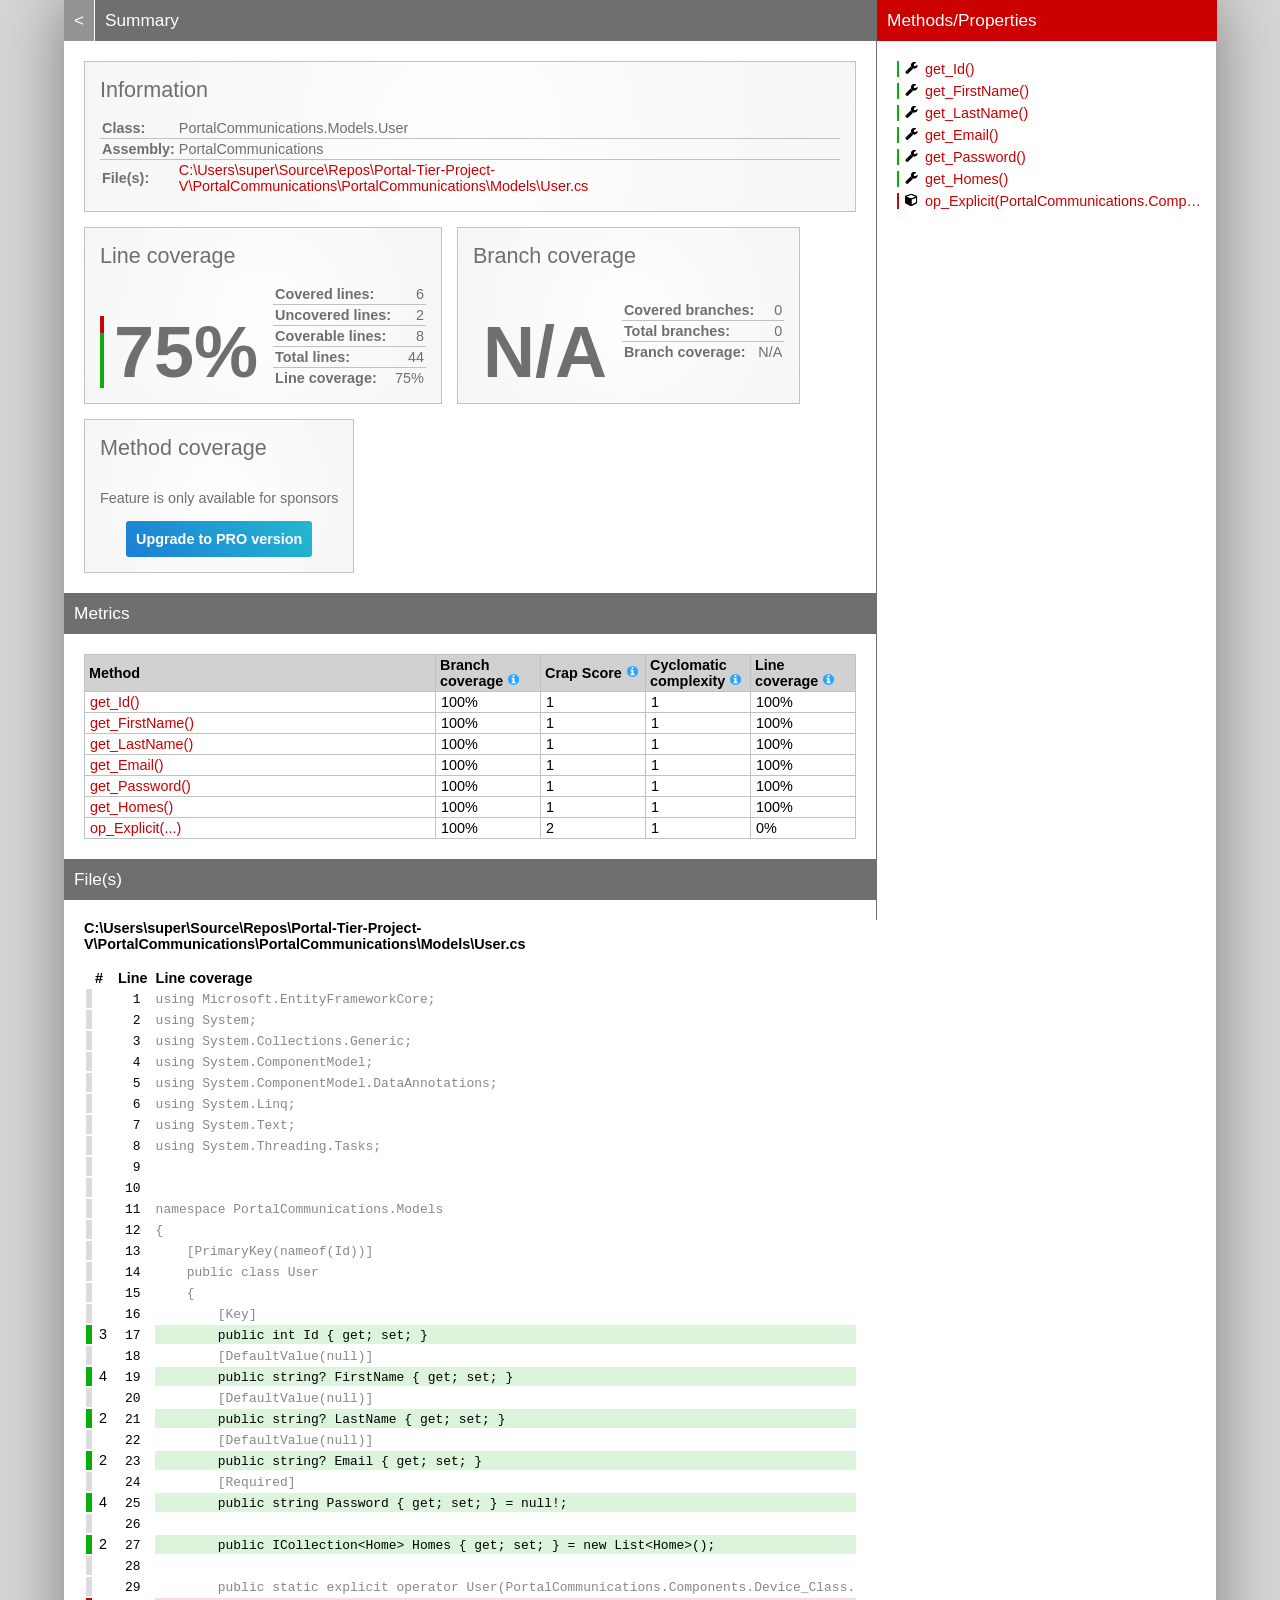
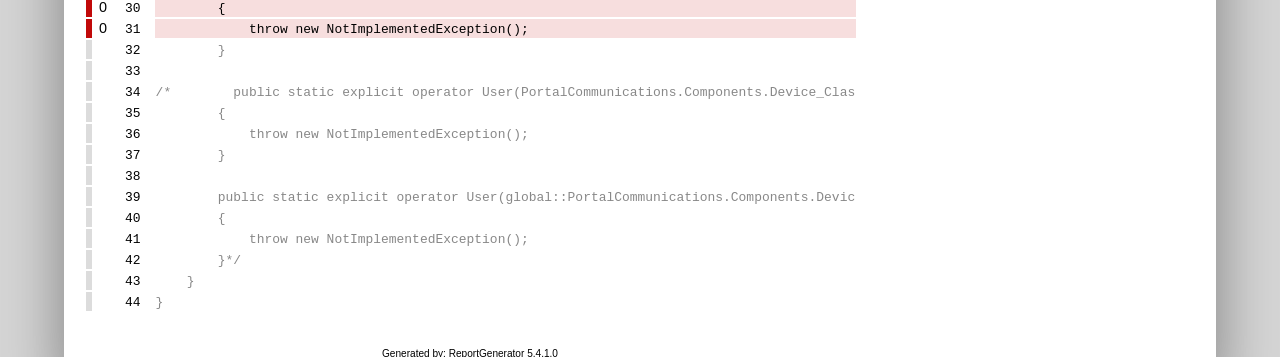
<file: PortalCommunications/PortalCommunications.Test/coverageReport/PortalCommunications_User.html>
<!DOCTYPE html>
<html>
<head>
<meta charset="utf-8" />
<meta name="viewport" content="width=device-width, initial-scale=1.0" />
<meta http-equiv="X-UA-Compatible" content="IE=EDGE,chrome=1" />
<link href="[data-uri]" rel="icon" type="image/x-icon" />
<title>PortalCommunications.Models.User - Coverage Report</title>
<link rel="stylesheet" type="text/css" href="report.css" />
</head><body><div class="container"><div class="containerleft">
<h1><a href="index.html" class="back">&lt;</a> Summary</h1>
<div class="card-group">
<div class="card">
<div class="card-header">Information</div>
<div class="card-body">
<div class="table">
<table>
<tr>
<th>Class:</th>
<td class="limit-width " title="PortalCommunications.Models.User">PortalCommunications.Models.User</td>
</tr>
<tr>
<th>Assembly:</th>
<td class="limit-width " title="PortalCommunications">PortalCommunications</td>
</tr>
<tr>
<th>File(s):</th>
<td class="overflow-wrap"><a href="#CUserssuperSourceReposPortalTierProjectVPortalCommunicationsPortalCommunicationsModelsUsercs" class="navigatetohash">C:\Users\super\Source\Repos\Portal-Tier-Project-V\PortalCommunications\PortalCommunications\Models\User.cs</a></td>
</tr>
</table>
</div>
</div>
</div>
</div>
<div class="card-group">
<div class="card">
<div class="card-header">Line coverage</div>
<div class="card-body">
<div class="large cardpercentagebar cardpercentagebar25">75%</div>
<div class="table">
<table>
<tr>
<th>Covered lines:</th>
<td class="limit-width right" title="6">6</td>
</tr>
<tr>
<th>Uncovered lines:</th>
<td class="limit-width right" title="2">2</td>
</tr>
<tr>
<th>Coverable lines:</th>
<td class="limit-width right" title="8">8</td>
</tr>
<tr>
<th>Total lines:</th>
<td class="limit-width right" title="44">44</td>
</tr>
<tr>
<th>Line coverage:</th>
<td class="limit-width right" title="6 of 8">75%</td>
</tr>
</table>
</div>
</div>
</div>
<div class="card">
<div class="card-header">Branch coverage</div>
<div class="card-body">
<div class="large">N/A</div>
<div class="table">
<table>
<tr>
<th>Covered branches:</th>
<td class="limit-width right" title="0">0</td>
</tr>
<tr>
<th>Total branches:</th>
<td class="limit-width right" title="0">0</td>
</tr>
<tr>
<th>Branch coverage:</th>
<td class="limit-width right" title="N/A">N/A</td>
</tr>
</table>
</div>
</div>
</div>
<div class="card">
<div class="card-header">Method coverage</div>
<div class="card-body">
<div class="center">
<p>Feature is only available for sponsors</p>
<a class="pro-button" href="https://reportgenerator.io/pro" target="_blank">Upgrade to PRO version</a>
</div>
</div>
</div>
</div>
<h1>Metrics</h1>
<div class="table-responsive">
<table class="overview table-fixed">
<colgroup>
<col class="column-min-200" />
<col class="column105" />
<col class="column105" />
<col class="column105" />
<col class="column105" />
</colgroup>
<thead><tr><th>Method</th><th>Branch coverage <a href="https://en.wikipedia.org/wiki/Code_coverage" target="_blank"><i class="icon-info-circled"></i></a></th><th>Crap Score <a href="https://googletesting.blogspot.de/2011/02/this-code-is-crap.html" target="_blank"><i class="icon-info-circled"></i></a></th><th>Cyclomatic complexity <a href="https://en.wikipedia.org/wiki/Cyclomatic_complexity" target="_blank"><i class="icon-info-circled"></i></a></th><th>Line coverage <a href="https://en.wikipedia.org/wiki/Code_coverage" target="_blank"><i class="icon-info-circled"></i></a></th></tr></thead>
<tbody>
<tr><td title="get_Id()"><a href="#file0_line17" class="navigatetohash">get_Id()</a></td><td>100%</td><td>1</td><td>1</td><td>100%</td></tr>
<tr><td title="get_FirstName()"><a href="#file0_line19" class="navigatetohash">get_FirstName()</a></td><td>100%</td><td>1</td><td>1</td><td>100%</td></tr>
<tr><td title="get_LastName()"><a href="#file0_line21" class="navigatetohash">get_LastName()</a></td><td>100%</td><td>1</td><td>1</td><td>100%</td></tr>
<tr><td title="get_Email()"><a href="#file0_line23" class="navigatetohash">get_Email()</a></td><td>100%</td><td>1</td><td>1</td><td>100%</td></tr>
<tr><td title="get_Password()"><a href="#file0_line25" class="navigatetohash">get_Password()</a></td><td>100%</td><td>1</td><td>1</td><td>100%</td></tr>
<tr><td title="get_Homes()"><a href="#file0_line27" class="navigatetohash">get_Homes()</a></td><td>100%</td><td>1</td><td>1</td><td>100%</td></tr>
<tr><td title="op_Explicit(PortalCommunications.Components.Device_Class.User)"><a href="#file0_line30" class="navigatetohash">op_Explicit(...)</a></td><td>100%</td><td>2</td><td>1</td><td>0%</td></tr>
</tbody>
</table>
</div>
<h1>File(s)</h1>
<h2 id="CUserssuperSourceReposPortalTierProjectVPortalCommunicationsPortalCommunicationsModelsUsercs">C:\Users\super\Source\Repos\Portal-Tier-Project-V\PortalCommunications\PortalCommunications\Models\User.cs</h2>
<div class="table-responsive">
<table class="lineAnalysis">
<thead><tr><th></th><th>#</th><th>Line</th><th></th><th>Line coverage</th></tr></thead>
<tbody>
<tr class="" title="Not coverable" data-coverage="{'AllTestMethods': {'VC': '', 'LVS': 'gray'}}"><td class="gray">&nbsp;</td><td class="leftmargin rightmargin right"></td><td class="rightmargin right"><a id="file0_line1"></a><code>1</code></td><td></td><td class="lightgray"><code>using&nbsp;Microsoft.EntityFrameworkCore;</code></td></tr>
<tr class="" title="Not coverable" data-coverage="{'AllTestMethods': {'VC': '', 'LVS': 'gray'}}"><td class="gray">&nbsp;</td><td class="leftmargin rightmargin right"></td><td class="rightmargin right"><a id="file0_line2"></a><code>2</code></td><td></td><td class="lightgray"><code>using&nbsp;System;</code></td></tr>
<tr class="" title="Not coverable" data-coverage="{'AllTestMethods': {'VC': '', 'LVS': 'gray'}}"><td class="gray">&nbsp;</td><td class="leftmargin rightmargin right"></td><td class="rightmargin right"><a id="file0_line3"></a><code>3</code></td><td></td><td class="lightgray"><code>using&nbsp;System.Collections.Generic;</code></td></tr>
<tr class="" title="Not coverable" data-coverage="{'AllTestMethods': {'VC': '', 'LVS': 'gray'}}"><td class="gray">&nbsp;</td><td class="leftmargin rightmargin right"></td><td class="rightmargin right"><a id="file0_line4"></a><code>4</code></td><td></td><td class="lightgray"><code>using&nbsp;System.ComponentModel;</code></td></tr>
<tr class="" title="Not coverable" data-coverage="{'AllTestMethods': {'VC': '', 'LVS': 'gray'}}"><td class="gray">&nbsp;</td><td class="leftmargin rightmargin right"></td><td class="rightmargin right"><a id="file0_line5"></a><code>5</code></td><td></td><td class="lightgray"><code>using&nbsp;System.ComponentModel.DataAnnotations;</code></td></tr>
<tr class="" title="Not coverable" data-coverage="{'AllTestMethods': {'VC': '', 'LVS': 'gray'}}"><td class="gray">&nbsp;</td><td class="leftmargin rightmargin right"></td><td class="rightmargin right"><a id="file0_line6"></a><code>6</code></td><td></td><td class="lightgray"><code>using&nbsp;System.Linq;</code></td></tr>
<tr class="" title="Not coverable" data-coverage="{'AllTestMethods': {'VC': '', 'LVS': 'gray'}}"><td class="gray">&nbsp;</td><td class="leftmargin rightmargin right"></td><td class="rightmargin right"><a id="file0_line7"></a><code>7</code></td><td></td><td class="lightgray"><code>using&nbsp;System.Text;</code></td></tr>
<tr class="" title="Not coverable" data-coverage="{'AllTestMethods': {'VC': '', 'LVS': 'gray'}}"><td class="gray">&nbsp;</td><td class="leftmargin rightmargin right"></td><td class="rightmargin right"><a id="file0_line8"></a><code>8</code></td><td></td><td class="lightgray"><code>using&nbsp;System.Threading.Tasks;</code></td></tr>
<tr class="" title="Not coverable" data-coverage="{'AllTestMethods': {'VC': '', 'LVS': 'gray'}}"><td class="gray">&nbsp;</td><td class="leftmargin rightmargin right"></td><td class="rightmargin right"><a id="file0_line9"></a><code>9</code></td><td></td><td class="lightgray"><code></code></td></tr>
<tr class="" title="Not coverable" data-coverage="{'AllTestMethods': {'VC': '', 'LVS': 'gray'}}"><td class="gray">&nbsp;</td><td class="leftmargin rightmargin right"></td><td class="rightmargin right"><a id="file0_line10"></a><code>10</code></td><td></td><td class="lightgray"><code></code></td></tr>
<tr class="" title="Not coverable" data-coverage="{'AllTestMethods': {'VC': '', 'LVS': 'gray'}}"><td class="gray">&nbsp;</td><td class="leftmargin rightmargin right"></td><td class="rightmargin right"><a id="file0_line11"></a><code>11</code></td><td></td><td class="lightgray"><code>namespace&nbsp;PortalCommunications.Models</code></td></tr>
<tr class="" title="Not coverable" data-coverage="{'AllTestMethods': {'VC': '', 'LVS': 'gray'}}"><td class="gray">&nbsp;</td><td class="leftmargin rightmargin right"></td><td class="rightmargin right"><a id="file0_line12"></a><code>12</code></td><td></td><td class="lightgray"><code>{</code></td></tr>
<tr class="" title="Not coverable" data-coverage="{'AllTestMethods': {'VC': '', 'LVS': 'gray'}}"><td class="gray">&nbsp;</td><td class="leftmargin rightmargin right"></td><td class="rightmargin right"><a id="file0_line13"></a><code>13</code></td><td></td><td class="lightgray"><code>&nbsp;&nbsp;&nbsp;&nbsp;[PrimaryKey(nameof(Id))]</code></td></tr>
<tr class="" title="Not coverable" data-coverage="{'AllTestMethods': {'VC': '', 'LVS': 'gray'}}"><td class="gray">&nbsp;</td><td class="leftmargin rightmargin right"></td><td class="rightmargin right"><a id="file0_line14"></a><code>14</code></td><td></td><td class="lightgray"><code>&nbsp;&nbsp;&nbsp;&nbsp;public&nbsp;class&nbsp;User</code></td></tr>
<tr class="" title="Not coverable" data-coverage="{'AllTestMethods': {'VC': '', 'LVS': 'gray'}}"><td class="gray">&nbsp;</td><td class="leftmargin rightmargin right"></td><td class="rightmargin right"><a id="file0_line15"></a><code>15</code></td><td></td><td class="lightgray"><code>&nbsp;&nbsp;&nbsp;&nbsp;{</code></td></tr>
<tr class="" title="Not coverable" data-coverage="{'AllTestMethods': {'VC': '', 'LVS': 'gray'}}"><td class="gray">&nbsp;</td><td class="leftmargin rightmargin right"></td><td class="rightmargin right"><a id="file0_line16"></a><code>16</code></td><td></td><td class="lightgray"><code>&nbsp;&nbsp;&nbsp;&nbsp;&nbsp;&nbsp;&nbsp;&nbsp;[Key]</code></td></tr>
<tr class="coverableline" title="Covered (3 visits)" data-coverage="{'AllTestMethods': {'VC': '3', 'LVS': 'green'}}"><td class="green">&nbsp;</td><td class="leftmargin rightmargin right">3</td><td class="rightmargin right"><a id="file0_line17"></a><code>17</code></td><td></td><td class="lightgreen"><code>&nbsp;&nbsp;&nbsp;&nbsp;&nbsp;&nbsp;&nbsp;&nbsp;public&nbsp;int&nbsp;Id&nbsp;{&nbsp;get;&nbsp;set;&nbsp;}</code></td></tr>
<tr class="" title="Not coverable" data-coverage="{'AllTestMethods': {'VC': '', 'LVS': 'gray'}}"><td class="gray">&nbsp;</td><td class="leftmargin rightmargin right"></td><td class="rightmargin right"><a id="file0_line18"></a><code>18</code></td><td></td><td class="lightgray"><code>&nbsp;&nbsp;&nbsp;&nbsp;&nbsp;&nbsp;&nbsp;&nbsp;[DefaultValue(null)]</code></td></tr>
<tr class="coverableline" title="Covered (4 visits)" data-coverage="{'AllTestMethods': {'VC': '4', 'LVS': 'green'}}"><td class="green">&nbsp;</td><td class="leftmargin rightmargin right">4</td><td class="rightmargin right"><a id="file0_line19"></a><code>19</code></td><td></td><td class="lightgreen"><code>&nbsp;&nbsp;&nbsp;&nbsp;&nbsp;&nbsp;&nbsp;&nbsp;public&nbsp;string?&nbsp;FirstName&nbsp;{&nbsp;get;&nbsp;set;&nbsp;}</code></td></tr>
<tr class="" title="Not coverable" data-coverage="{'AllTestMethods': {'VC': '', 'LVS': 'gray'}}"><td class="gray">&nbsp;</td><td class="leftmargin rightmargin right"></td><td class="rightmargin right"><a id="file0_line20"></a><code>20</code></td><td></td><td class="lightgray"><code>&nbsp;&nbsp;&nbsp;&nbsp;&nbsp;&nbsp;&nbsp;&nbsp;[DefaultValue(null)]</code></td></tr>
<tr class="coverableline" title="Covered (2 visits)" data-coverage="{'AllTestMethods': {'VC': '2', 'LVS': 'green'}}"><td class="green">&nbsp;</td><td class="leftmargin rightmargin right">2</td><td class="rightmargin right"><a id="file0_line21"></a><code>21</code></td><td></td><td class="lightgreen"><code>&nbsp;&nbsp;&nbsp;&nbsp;&nbsp;&nbsp;&nbsp;&nbsp;public&nbsp;string?&nbsp;LastName&nbsp;{&nbsp;get;&nbsp;set;&nbsp;}</code></td></tr>
<tr class="" title="Not coverable" data-coverage="{'AllTestMethods': {'VC': '', 'LVS': 'gray'}}"><td class="gray">&nbsp;</td><td class="leftmargin rightmargin right"></td><td class="rightmargin right"><a id="file0_line22"></a><code>22</code></td><td></td><td class="lightgray"><code>&nbsp;&nbsp;&nbsp;&nbsp;&nbsp;&nbsp;&nbsp;&nbsp;[DefaultValue(null)]</code></td></tr>
<tr class="coverableline" title="Covered (2 visits)" data-coverage="{'AllTestMethods': {'VC': '2', 'LVS': 'green'}}"><td class="green">&nbsp;</td><td class="leftmargin rightmargin right">2</td><td class="rightmargin right"><a id="file0_line23"></a><code>23</code></td><td></td><td class="lightgreen"><code>&nbsp;&nbsp;&nbsp;&nbsp;&nbsp;&nbsp;&nbsp;&nbsp;public&nbsp;string?&nbsp;Email&nbsp;{&nbsp;get;&nbsp;set;&nbsp;}</code></td></tr>
<tr class="" title="Not coverable" data-coverage="{'AllTestMethods': {'VC': '', 'LVS': 'gray'}}"><td class="gray">&nbsp;</td><td class="leftmargin rightmargin right"></td><td class="rightmargin right"><a id="file0_line24"></a><code>24</code></td><td></td><td class="lightgray"><code>&nbsp;&nbsp;&nbsp;&nbsp;&nbsp;&nbsp;&nbsp;&nbsp;[Required]</code></td></tr>
<tr class="coverableline" title="Covered (4 visits)" data-coverage="{'AllTestMethods': {'VC': '4', 'LVS': 'green'}}"><td class="green">&nbsp;</td><td class="leftmargin rightmargin right">4</td><td class="rightmargin right"><a id="file0_line25"></a><code>25</code></td><td></td><td class="lightgreen"><code>&nbsp;&nbsp;&nbsp;&nbsp;&nbsp;&nbsp;&nbsp;&nbsp;public&nbsp;string&nbsp;Password&nbsp;{&nbsp;get;&nbsp;set;&nbsp;}&nbsp;=&nbsp;null!;</code></td></tr>
<tr class="" title="Not coverable" data-coverage="{'AllTestMethods': {'VC': '', 'LVS': 'gray'}}"><td class="gray">&nbsp;</td><td class="leftmargin rightmargin right"></td><td class="rightmargin right"><a id="file0_line26"></a><code>26</code></td><td></td><td class="lightgray"><code></code></td></tr>
<tr class="coverableline" title="Covered (2 visits)" data-coverage="{'AllTestMethods': {'VC': '2', 'LVS': 'green'}}"><td class="green">&nbsp;</td><td class="leftmargin rightmargin right">2</td><td class="rightmargin right"><a id="file0_line27"></a><code>27</code></td><td></td><td class="lightgreen"><code>&nbsp;&nbsp;&nbsp;&nbsp;&nbsp;&nbsp;&nbsp;&nbsp;public&nbsp;ICollection&lt;Home&gt;&nbsp;Homes&nbsp;{&nbsp;get;&nbsp;set;&nbsp;}&nbsp;=&nbsp;new&nbsp;List&lt;Home&gt;();</code></td></tr>
<tr class="" title="Not coverable" data-coverage="{'AllTestMethods': {'VC': '', 'LVS': 'gray'}}"><td class="gray">&nbsp;</td><td class="leftmargin rightmargin right"></td><td class="rightmargin right"><a id="file0_line28"></a><code>28</code></td><td></td><td class="lightgray"><code></code></td></tr>
<tr class="" title="Not coverable" data-coverage="{'AllTestMethods': {'VC': '', 'LVS': 'gray'}}"><td class="gray">&nbsp;</td><td class="leftmargin rightmargin right"></td><td class="rightmargin right"><a id="file0_line29"></a><code>29</code></td><td></td><td class="lightgray"><code>&nbsp;&nbsp;&nbsp;&nbsp;&nbsp;&nbsp;&nbsp;&nbsp;public&nbsp;static&nbsp;explicit&nbsp;operator&nbsp;User(PortalCommunications.Components.Device_Class.User&nbsp;v)</code></td></tr>
<tr class="coverableline" title="Not covered (0 visits)" data-coverage="{'AllTestMethods': {'VC': '0', 'LVS': 'red'}}"><td class="red">&nbsp;</td><td class="leftmargin rightmargin right">0</td><td class="rightmargin right"><a id="file0_line30"></a><code>30</code></td><td></td><td class="lightred"><code>&nbsp;&nbsp;&nbsp;&nbsp;&nbsp;&nbsp;&nbsp;&nbsp;{</code></td></tr>
<tr class="coverableline" title="Not covered (0 visits)" data-coverage="{'AllTestMethods': {'VC': '0', 'LVS': 'red'}}"><td class="red">&nbsp;</td><td class="leftmargin rightmargin right">0</td><td class="rightmargin right"><a id="file0_line31"></a><code>31</code></td><td></td><td class="lightred"><code>&nbsp;&nbsp;&nbsp;&nbsp;&nbsp;&nbsp;&nbsp;&nbsp;&nbsp;&nbsp;&nbsp;&nbsp;throw&nbsp;new&nbsp;NotImplementedException();</code></td></tr>
<tr class="" title="Not coverable" data-coverage="{'AllTestMethods': {'VC': '', 'LVS': 'gray'}}"><td class="gray">&nbsp;</td><td class="leftmargin rightmargin right"></td><td class="rightmargin right"><a id="file0_line32"></a><code>32</code></td><td></td><td class="lightgray"><code>&nbsp;&nbsp;&nbsp;&nbsp;&nbsp;&nbsp;&nbsp;&nbsp;}</code></td></tr>
<tr class="" title="Not coverable" data-coverage="{'AllTestMethods': {'VC': '', 'LVS': 'gray'}}"><td class="gray">&nbsp;</td><td class="leftmargin rightmargin right"></td><td class="rightmargin right"><a id="file0_line33"></a><code>33</code></td><td></td><td class="lightgray"><code></code></td></tr>
<tr class="" title="Not coverable" data-coverage="{'AllTestMethods': {'VC': '', 'LVS': 'gray'}}"><td class="gray">&nbsp;</td><td class="leftmargin rightmargin right"></td><td class="rightmargin right"><a id="file0_line34"></a><code>34</code></td><td></td><td class="lightgray"><code>/*&nbsp;&nbsp;&nbsp;&nbsp;&nbsp;&nbsp;&nbsp;&nbsp;public&nbsp;static&nbsp;explicit&nbsp;operator&nbsp;User(PortalCommunications.Components.Device_Class.User&nbsp;v)</code></td></tr>
<tr class="" title="Not coverable" data-coverage="{'AllTestMethods': {'VC': '', 'LVS': 'gray'}}"><td class="gray">&nbsp;</td><td class="leftmargin rightmargin right"></td><td class="rightmargin right"><a id="file0_line35"></a><code>35</code></td><td></td><td class="lightgray"><code>&nbsp;&nbsp;&nbsp;&nbsp;&nbsp;&nbsp;&nbsp;&nbsp;{</code></td></tr>
<tr class="" title="Not coverable" data-coverage="{'AllTestMethods': {'VC': '', 'LVS': 'gray'}}"><td class="gray">&nbsp;</td><td class="leftmargin rightmargin right"></td><td class="rightmargin right"><a id="file0_line36"></a><code>36</code></td><td></td><td class="lightgray"><code>&nbsp;&nbsp;&nbsp;&nbsp;&nbsp;&nbsp;&nbsp;&nbsp;&nbsp;&nbsp;&nbsp;&nbsp;throw&nbsp;new&nbsp;NotImplementedException();</code></td></tr>
<tr class="" title="Not coverable" data-coverage="{'AllTestMethods': {'VC': '', 'LVS': 'gray'}}"><td class="gray">&nbsp;</td><td class="leftmargin rightmargin right"></td><td class="rightmargin right"><a id="file0_line37"></a><code>37</code></td><td></td><td class="lightgray"><code>&nbsp;&nbsp;&nbsp;&nbsp;&nbsp;&nbsp;&nbsp;&nbsp;}</code></td></tr>
<tr class="" title="Not coverable" data-coverage="{'AllTestMethods': {'VC': '', 'LVS': 'gray'}}"><td class="gray">&nbsp;</td><td class="leftmargin rightmargin right"></td><td class="rightmargin right"><a id="file0_line38"></a><code>38</code></td><td></td><td class="lightgray"><code></code></td></tr>
<tr class="" title="Not coverable" data-coverage="{'AllTestMethods': {'VC': '', 'LVS': 'gray'}}"><td class="gray">&nbsp;</td><td class="leftmargin rightmargin right"></td><td class="rightmargin right"><a id="file0_line39"></a><code>39</code></td><td></td><td class="lightgray"><code>&nbsp;&nbsp;&nbsp;&nbsp;&nbsp;&nbsp;&nbsp;&nbsp;public&nbsp;static&nbsp;explicit&nbsp;operator&nbsp;User(global::PortalCommunications.Components.Device_Class.User&nbsp;v)</code></td></tr>
<tr class="" title="Not coverable" data-coverage="{'AllTestMethods': {'VC': '', 'LVS': 'gray'}}"><td class="gray">&nbsp;</td><td class="leftmargin rightmargin right"></td><td class="rightmargin right"><a id="file0_line40"></a><code>40</code></td><td></td><td class="lightgray"><code>&nbsp;&nbsp;&nbsp;&nbsp;&nbsp;&nbsp;&nbsp;&nbsp;{</code></td></tr>
<tr class="" title="Not coverable" data-coverage="{'AllTestMethods': {'VC': '', 'LVS': 'gray'}}"><td class="gray">&nbsp;</td><td class="leftmargin rightmargin right"></td><td class="rightmargin right"><a id="file0_line41"></a><code>41</code></td><td></td><td class="lightgray"><code>&nbsp;&nbsp;&nbsp;&nbsp;&nbsp;&nbsp;&nbsp;&nbsp;&nbsp;&nbsp;&nbsp;&nbsp;throw&nbsp;new&nbsp;NotImplementedException();</code></td></tr>
<tr class="" title="Not coverable" data-coverage="{'AllTestMethods': {'VC': '', 'LVS': 'gray'}}"><td class="gray">&nbsp;</td><td class="leftmargin rightmargin right"></td><td class="rightmargin right"><a id="file0_line42"></a><code>42</code></td><td></td><td class="lightgray"><code>&nbsp;&nbsp;&nbsp;&nbsp;&nbsp;&nbsp;&nbsp;&nbsp;}*/</code></td></tr>
<tr class="" title="Not coverable" data-coverage="{'AllTestMethods': {'VC': '', 'LVS': 'gray'}}"><td class="gray">&nbsp;</td><td class="leftmargin rightmargin right"></td><td class="rightmargin right"><a id="file0_line43"></a><code>43</code></td><td></td><td class="lightgray"><code>&nbsp;&nbsp;&nbsp;&nbsp;}</code></td></tr>
<tr class="" title="Not coverable" data-coverage="{'AllTestMethods': {'VC': '', 'LVS': 'gray'}}"><td class="gray">&nbsp;</td><td class="leftmargin rightmargin right"></td><td class="rightmargin right"><a id="file0_line44"></a><code>44</code></td><td></td><td class="lightgray"><code>}</code></td></tr>
</tbody>
</table>
</div>
<div class="footer">Generated by: ReportGenerator 5.4.1.0<br />12/2/2024 - 8:32:14 PM<br /><a href="https://github.com/danielpalme/ReportGenerator">GitHub</a> | <a href="https://reportgenerator.io">reportgenerator.io</a></div></div>
<div class="containerright">
<div class="containerrightfixed">
<h1>Methods/Properties</h1>
<a href="#file0_line17" class="navigatetohash percentagebar percentagebar100" title="Line coverage: 100% - get_Id()"><i class="icon-wrench"></i>get_Id()</a><br />
<a href="#file0_line19" class="navigatetohash percentagebar percentagebar100" title="Line coverage: 100% - get_FirstName()"><i class="icon-wrench"></i>get_FirstName()</a><br />
<a href="#file0_line21" class="navigatetohash percentagebar percentagebar100" title="Line coverage: 100% - get_LastName()"><i class="icon-wrench"></i>get_LastName()</a><br />
<a href="#file0_line23" class="navigatetohash percentagebar percentagebar100" title="Line coverage: 100% - get_Email()"><i class="icon-wrench"></i>get_Email()</a><br />
<a href="#file0_line25" class="navigatetohash percentagebar percentagebar100" title="Line coverage: 100% - get_Password()"><i class="icon-wrench"></i>get_Password()</a><br />
<a href="#file0_line27" class="navigatetohash percentagebar percentagebar100" title="Line coverage: 100% - get_Homes()"><i class="icon-wrench"></i>get_Homes()</a><br />
<a href="#file0_line30" class="navigatetohash percentagebar percentagebar0" title="Line coverage: 0% - op_Explicit(PortalCommunications.Components.Device_Class.User)"><i class="icon-cube"></i>op_Explicit(PortalCommunications.Components.Device_Class.User)</a><br />
<br/></div>
</div></div>
<script type="text/javascript">
/* <![CDATA[ */
(function() {
    var url = window.location.href;
    var startOfQueryString = url.indexOf('?');
    var queryString = startOfQueryString > -1 ? url.substr(startOfQueryString) : '';

    if (startOfQueryString > -1) {
        var i = 0, href= null;
        var css = document.getElementsByTagName('link');

        for (i = 0; i < css.length; i++) {
            if (css[i].getAttribute('rel') !== 'stylesheet') {
            continue;
            }

            href = css[i].getAttribute('href');

            if (href) {
            css[i].setAttribute('href', href + queryString);
            }
        }

        var links = document.getElementsByTagName('a');

        for (i = 0; i < links.length; i++) {
            href = links[i].getAttribute('href');

            if (href
                && !href.startsWith('http://')
                && !href.startsWith('https://')
                && !href.startsWith('#')
                && href.indexOf('?') === -1) {
            links[i].setAttribute('href', href + queryString);
            }
        }
    }

    var newScript = document.createElement('script');
    newScript.src = 'class.js' + queryString;
    document.getElementsByTagName('body')[0].appendChild(newScript);
})();
/* ]]> */ 
</script></body></html>
</file>
<file: PortalCommunications/PortalCommunications.Test/coverageReport/report.css>
:root {
    --green: #0aad0a;
    --lightgreen: #dcf4dc;
}

html { font-family: sans-serif; margin: 0; padding: 0; font-size: 0.9em; background-color: #d6d6d6; height: 100%; }
body { margin: 0; padding: 0; height: 100%; color: #000; }
h1 { font-family: 'Century Gothic', sans-serif; font-size: 1.2em; font-weight: normal; color: #fff; background-color: #6f6f6f; padding: 10px; margin: 20px -20px 20px -20px;  }
h1:first-of-type { margin-top: 0; }
h2 { font-size: 1.0em; font-weight: bold; margin: 10px 0 15px 0; padding: 0; }
h3 { font-size: 1.0em; font-weight: bold; margin: 0 0 10px 0; padding: 0; display: inline-block; }
input, select, button { border: 1px solid #767676; border-radius: 0; }
button { background-color: #ddd; cursor: pointer; }
a { color: #c00; text-decoration: none; }
a:hover { color: #000; text-decoration: none; }
h1 a.back { color: #fff; background-color: #949494; display: inline-block; margin: -12px 5px -10px -10px; padding: 10px; border-right: 1px solid #fff; }
h1 a.back:hover { background-color: #ccc; }
h1 a.button { color: #000; background-color: #bebebe; margin: -5px 0 0 10px; padding: 5px 8px 5px 8px; border: 1px solid #fff; font-size: 0.9em; border-radius: 3px; float:right; }
h1 a.button:hover { background-color: #ccc; }
h1 a.button i { position: relative; top: 1px; }

.container { margin: auto; max-width: 1650px; width: 90%; background-color: #fff; display: flex; box-shadow: 0 0 60px #7d7d7d; min-height: 100%; }
.containerleft { padding: 0 20px 20px 20px; flex: 1; min-width: 1%; }
.containerright { width: 340px; min-width: 340px; background-color: #e5e5e5; height: 100%; }
.containerrightfixed { position: fixed; padding: 0 20px 20px 20px; border-left: 1px solid #6f6f6f; width: 300px; overflow-y: auto; height: 100%; top: 0; bottom: 0; }
.containerrightfixed h1 { background-color: #c00; }
.containerrightfixed label, .containerright a { white-space: nowrap; overflow: hidden; display: inline-block; width: 100%; max-width: 300px; text-overflow: ellipsis; }
.containerright a { margin-bottom: 3px; }

@media screen and (max-width:1200px){ 
    .container { box-shadow: none; width: 100%; }
    .containerright { display: none; }
}

.popup-container { position: fixed; left: 0; right: 0; top: 0; bottom: 0; background-color: rgb(0, 0, 0, 0.6); z-index: 100; }
.popup { position: absolute; top: 50%; right: 50%; transform: translate(50%,-50%); background-color: #fff; padding: 25px; border-radius: 15px; min-width: 300px; }
.popup .close { text-align: right; color: #979797; font-size: 25px;position: relative; left: 10px; bottom: 10px; cursor: pointer; }

.footer { font-size: 0.7em; text-align: center; margin-top: 35px; }

.card-group { display: flex; flex-wrap: wrap; margin-top: -15px; margin-left: -15px; }
.card-group + .card-group { margin-top: 0; }
.card-group .card { margin-top: 15px; margin-left: 15px; display: flex; flex-direction: column; background-color: #e4e4e4; background: radial-gradient(circle, #fefefe 0%, #f6f6f6 100%); border: 1px solid #c1c1c1; padding: 15px; color: #6f6f6f; max-width: 100% }
.card-group .card .card-header { font-size: 1.5rem; font-family: 'Century Gothic', sans-serif; margin-bottom: 15px; flex-grow: 1; }
.card-group .card .card-body { display: flex; flex-direction: row; gap: 15px; flex-grow: 1; }
.card-group .card .card-body div.table { display: flex; flex-direction: column; }
.card-group .card .large { font-size: 5rem; line-height: 5rem; font-weight: bold; align-self: flex-end; border-left-width: 4px; padding-left: 10px; }
.card-group .card table { align-self: flex-end; border-collapse: collapse; }
.card-group .card table tr { border-bottom: 1px solid #c1c1c1; }
.card-group .card table tr:hover { background-color: #c1c1c1; }
.card-group .card table tr:last-child { border-bottom: none; }
.card-group .card table th, .card-group .card table td { padding: 2px; }
.card-group td.limit-width { max-width: 200px; text-overflow: ellipsis; overflow: hidden; }
.card-group td.overflow-wrap { overflow-wrap: anywhere; }

.pro-button { color: #fff; background-color: #20A0D2; background-image: linear-gradient(50deg, #1c7ed6 0%, #23b8cf 100%); padding: 10px; border-radius: 3px; font-weight: bold; display: inline-block; }
.pro-button:hover { color: #fff; background-color: #1C8EB7; background-image: linear-gradient(50deg, #1A6FBA 0%, #1EA1B5 100%); }
.pro-button-tiny { border-radius: 10px; padding: 3px 8px; }

th { text-align: left; }
.table-fixed { table-layout: fixed; }
.table-responsive { overflow-x: auto; }
.table-responsive::-webkit-scrollbar { height: 20px; }
.table-responsive::-webkit-scrollbar-thumb { background-color: #6f6f6f; border-radius: 20px; border: 5px solid #fff; }
.overview { border: 1px solid #c1c1c1; border-collapse: collapse; width: 100%; word-wrap: break-word; }
.overview th { border: 1px solid #c1c1c1; border-collapse: collapse; padding: 2px 4px 2px 4px; background-color: #ddd; }
.overview tr.namespace th { background-color: #dcdcdc; }
.overview thead th { background-color: #d1d1d1; }
.overview th a { color: #000; }
.overview tr.namespace a { margin-left: 15px; display: block; }
.overview td { border: 1px solid #c1c1c1; border-collapse: collapse; padding: 2px 5px 2px 5px; }
.overview tr.filterbar td { height: 60px; }
.overview tr.header th { background-color: #d1d1d1; }
.overview tr.header th:nth-child(2n+1) { background-color: #ddd; }
.overview tr.header th:first-child { border-left: 1px solid #fff; border-top: 1px solid #fff; background-color: #fff; }
.overview tbody tr:hover>td { background-color: #b0b0b0; }

div.currenthistory { margin: -2px -5px 0 -5px; padding: 2px 5px 2px 5px; height: 16px; }
.coverage { border-collapse: collapse; font-size: 5px; height: 10px; }
.coverage td { padding: 0; border: none; }
.stripped tr:nth-child(2n+1) { background-color: #F3F3F3; }

.customizebox { font-size: 0.75em; margin-bottom: 7px; display: grid; grid-template-columns: 1fr; grid-template-rows: auto auto auto auto; grid-column-gap: 10px; grid-row-gap: 10px; }
.customizebox>div { align-self: end; }
.customizebox div.col-right input { width: 150px; }

@media screen and (min-width: 1000px) {
  .customizebox { grid-template-columns: repeat(4, 1fr); grid-template-rows: 1fr; }
  .customizebox div.col-center { justify-self: center; }
  .customizebox div.col-right { justify-self: end; }
}
.slider-label { position: relative; left: 85px; }

.percentagebar {
    padding-left: 3px;
}
a.percentagebar {
    padding-left: 6px;
}
.percentagebarundefined {
    border-left: 2px solid #fff;
}
.percentagebar0 {
    border-left: 2px solid #c10909;
}
.percentagebar10 {
    border-left: 2px solid;
    border-image: linear-gradient(to bottom, #c10909 90%, var(--green) 90%, var(--green) 100%) 1;
}
.percentagebar20 {
    border-left: 2px solid;
    border-image: linear-gradient(to bottom, #c10909 80%, var(--green) 80%, var(--green) 100%) 1;
}
.percentagebar30 {
    border-left: 2px solid;
    border-image: linear-gradient(to bottom, #c10909 70%, var(--green) 70%, var(--green) 100%) 1;
}
.percentagebar40 {
    border-left: 2px solid;
    border-image: linear-gradient(to bottom, #c10909 60%, var(--green) 60%, var(--green) 100%) 1;
}
.percentagebar50 {
    border-left: 2px solid;
    border-image: linear-gradient(to bottom, #c10909 50%, var(--green) 50%, var(--green) 100%) 1;
}
.percentagebar60 {
    border-left: 2px solid;
    border-image: linear-gradient(to bottom, #c10909 40%, var(--green) 40%, var(--green) 100%) 1;
}
.percentagebar70 {
    border-left: 2px solid;
    border-image: linear-gradient(to bottom, #c10909 30%, var(--green) 30%, var(--green) 100%) 1;
}
.percentagebar80 {
    border-left: 2px solid;
    border-image: linear-gradient(to bottom, #c10909 20%, var(--green) 20%, var(--green) 100%) 1;
}
.percentagebar90 {
    border-left: 2px solid;
    border-image: linear-gradient(to bottom, #c10909 10%, var(--green) 10%, var(--green) 100%) 1;
}
.percentagebar100 {
    border-left: 2px solid var(--green);
}

.mt-1 { margin-top: 4px; }
.hidden, .ng-hide { display: none; }
.right { text-align: right; }
.center { text-align: center; }
.rightmargin  { padding-right: 8px; }
.leftmargin { padding-left: 5px; }
.green { background-color: var(--green); }
.lightgreen { background-color: var(--lightgreen); }
.red { background-color: #c10909; }
.lightred { background-color: #f7dede; }
.orange { background-color: #FFA500; }
.lightorange { background-color: #FFEFD5; }
.gray { background-color: #dcdcdc; }
.lightgray { color: #888888; }
.lightgraybg { background-color: #dadada; }

code { font-family: Consolas, monospace; font-size: 0.9em; }

.toggleZoom { text-align:right; }

.historychart svg { max-width: 100%; }
.ct-chart { position: relative; }
.ct-chart .ct-line { stroke-width: 2px !important; }
.ct-chart .ct-point { stroke-width: 6px !important; transition: stroke-width .2s; }
.ct-chart .ct-point:hover { stroke-width: 10px !important; }
.ct-chart .ct-series.ct-series-a .ct-line, .ct-chart .ct-series.ct-series-a .ct-point { stroke: #c00 !important;}
.ct-chart .ct-series.ct-series-b .ct-line, .ct-chart .ct-series.ct-series-b .ct-point { stroke: #1c2298 !important;}
.ct-chart .ct-series.ct-series-c .ct-line, .ct-chart .ct-series.ct-series-c .ct-point { stroke: #0aad0a !important;}

.tinylinecoveragechart, .tinybranchcoveragechart, .tinymethodcoveragechart { background-color: #fff; margin-left: -3px; float: left; border: 1px solid #c1c1c1; width: 30px; height: 18px; }
.historiccoverageoffset { margin-top: 7px; }

.tinylinecoveragechart .ct-line, .tinybranchcoveragechart .ct-line, .tinymethodcoveragechart .ct-line { stroke-width: 1px !important; }
.tinybranchcoveragechart .ct-series.ct-series-a .ct-line { stroke: #1c2298 !important; }
.tinymethodcoveragechart .ct-series.ct-series-a .ct-line { stroke: #0aad0a !important; }

.linecoverage { background-color: #c00; width: 10px; height: 8px; border: 1px solid #000; display: inline-block; }
.branchcoverage { background-color: #1c2298; width: 10px; height: 8px; border: 1px solid #000; display: inline-block; }
.codeelementcoverage { background-color: #0aad0a; width: 10px; height: 8px; border: 1px solid #000; display: inline-block; }

.tooltip { position: absolute; display: none; padding: 5px; background: #F4C63D; color: #453D3F; pointer-events: none; z-index: 1; min-width: 250px; }

.column-min-200 { min-width: 200px; }
.column60 { width: 60px; }
.column70 { width: 70px; }
.column90 { width: 90px; }
.column98 { width: 98px; }
.column100 { width: 100px; }
.column105 { width: 105px; }
.column112 { width: 112px; }

.cardpercentagebar { border-left-style: solid; }
.cardpercentagebar0 { border-image: linear-gradient(to bottom, #c10909 0%, #c10909 0%, var(--green) 0%) 1; }
.cardpercentagebar1 { border-image: linear-gradient(to bottom, #c10909 1%, #c10909 1%, var(--green) 1%) 1; }
.cardpercentagebar2 { border-image: linear-gradient(to bottom, #c10909 2%, #c10909 2%, var(--green) 2%) 1; }
.cardpercentagebar3 { border-image: linear-gradient(to bottom, #c10909 3%, #c10909 3%, var(--green) 3%) 1; }
.cardpercentagebar4 { border-image: linear-gradient(to bottom, #c10909 4%, #c10909 4%, var(--green) 4%) 1; }
.cardpercentagebar5 { border-image: linear-gradient(to bottom, #c10909 5%, #c10909 5%, var(--green) 5%) 1; }
.cardpercentagebar6 { border-image: linear-gradient(to bottom, #c10909 6%, #c10909 6%, var(--green) 6%) 1; }
.cardpercentagebar7 { border-image: linear-gradient(to bottom, #c10909 7%, #c10909 7%, var(--green) 7%) 1; }
.cardpercentagebar8 { border-image: linear-gradient(to bottom, #c10909 8%, #c10909 8%, var(--green) 8%) 1; }
.cardpercentagebar9 { border-image: linear-gradient(to bottom, #c10909 9%, #c10909 9%, var(--green) 9%) 1; }
.cardpercentagebar10 { border-image: linear-gradient(to bottom, #c10909 0%, #c10909 10%, var(--green) 10%) 1; }
.cardpercentagebar11 { border-image: linear-gradient(to bottom, #c10909 0%, #c10909 11%, var(--green) 11%) 1; }
.cardpercentagebar12 { border-image: linear-gradient(to bottom, #c10909 0%, #c10909 12%, var(--green) 12%) 1; }
.cardpercentagebar13 { border-image: linear-gradient(to bottom, #c10909 0%, #c10909 13%, var(--green) 13%) 1; }
.cardpercentagebar14 { border-image: linear-gradient(to bottom, #c10909 0%, #c10909 14%, var(--green) 14%) 1; }
.cardpercentagebar15 { border-image: linear-gradient(to bottom, #c10909 0%, #c10909 15%, var(--green) 15%) 1; }
.cardpercentagebar16 { border-image: linear-gradient(to bottom, #c10909 0%, #c10909 16%, var(--green) 16%) 1; }
.cardpercentagebar17 { border-image: linear-gradient(to bottom, #c10909 0%, #c10909 17%, var(--green) 17%) 1; }
.cardpercentagebar18 { border-image: linear-gradient(to bottom, #c10909 0%, #c10909 18%, var(--green) 18%) 1; }
.cardpercentagebar19 { border-image: linear-gradient(to bottom, #c10909 0%, #c10909 19%, var(--green) 19%) 1; }
.cardpercentagebar20 { border-image: linear-gradient(to bottom, #c10909 0%, #c10909 20%, var(--green) 20%) 1; }
.cardpercentagebar21 { border-image: linear-gradient(to bottom, #c10909 0%, #c10909 21%, var(--green) 21%) 1; }
.cardpercentagebar22 { border-image: linear-gradient(to bottom, #c10909 0%, #c10909 22%, var(--green) 22%) 1; }
.cardpercentagebar23 { border-image: linear-gradient(to bottom, #c10909 0%, #c10909 23%, var(--green) 23%) 1; }
.cardpercentagebar24 { border-image: linear-gradient(to bottom, #c10909 0%, #c10909 24%, var(--green) 24%) 1; }
.cardpercentagebar25 { border-image: linear-gradient(to bottom, #c10909 0%, #c10909 25%, var(--green) 25%) 1; }
.cardpercentagebar26 { border-image: linear-gradient(to bottom, #c10909 0%, #c10909 26%, var(--green) 26%) 1; }
.cardpercentagebar27 { border-image: linear-gradient(to bottom, #c10909 0%, #c10909 27%, var(--green) 27%) 1; }
.cardpercentagebar28 { border-image: linear-gradient(to bottom, #c10909 0%, #c10909 28%, var(--green) 28%) 1; }
.cardpercentagebar29 { border-image: linear-gradient(to bottom, #c10909 0%, #c10909 29%, var(--green) 29%) 1; }
.cardpercentagebar30 { border-image: linear-gradient(to bottom, #c10909 0%, #c10909 30%, var(--green) 30%) 1; }
.cardpercentagebar31 { border-image: linear-gradient(to bottom, #c10909 0%, #c10909 31%, var(--green) 31%) 1; }
.cardpercentagebar32 { border-image: linear-gradient(to bottom, #c10909 0%, #c10909 32%, var(--green) 32%) 1; }
.cardpercentagebar33 { border-image: linear-gradient(to bottom, #c10909 0%, #c10909 33%, var(--green) 33%) 1; }
.cardpercentagebar34 { border-image: linear-gradient(to bottom, #c10909 0%, #c10909 34%, var(--green) 34%) 1; }
.cardpercentagebar35 { border-image: linear-gradient(to bottom, #c10909 0%, #c10909 35%, var(--green) 35%) 1; }
.cardpercentagebar36 { border-image: linear-gradient(to bottom, #c10909 0%, #c10909 36%, var(--green) 36%) 1; }
.cardpercentagebar37 { border-image: linear-gradient(to bottom, #c10909 0%, #c10909 37%, var(--green) 37%) 1; }
.cardpercentagebar38 { border-image: linear-gradient(to bottom, #c10909 0%, #c10909 38%, var(--green) 38%) 1; }
.cardpercentagebar39 { border-image: linear-gradient(to bottom, #c10909 0%, #c10909 39%, var(--green) 39%) 1; }
.cardpercentagebar40 { border-image: linear-gradient(to bottom, #c10909 0%, #c10909 40%, var(--green) 40%) 1; }
.cardpercentagebar41 { border-image: linear-gradient(to bottom, #c10909 0%, #c10909 41%, var(--green) 41%) 1; }
.cardpercentagebar42 { border-image: linear-gradient(to bottom, #c10909 0%, #c10909 42%, var(--green) 42%) 1; }
.cardpercentagebar43 { border-image: linear-gradient(to bottom, #c10909 0%, #c10909 43%, var(--green) 43%) 1; }
.cardpercentagebar44 { border-image: linear-gradient(to bottom, #c10909 0%, #c10909 44%, var(--green) 44%) 1; }
.cardpercentagebar45 { border-image: linear-gradient(to bottom, #c10909 0%, #c10909 45%, var(--green) 45%) 1; }
.cardpercentagebar46 { border-image: linear-gradient(to bottom, #c10909 0%, #c10909 46%, var(--green) 46%) 1; }
.cardpercentagebar47 { border-image: linear-gradient(to bottom, #c10909 0%, #c10909 47%, var(--green) 47%) 1; }
.cardpercentagebar48 { border-image: linear-gradient(to bottom, #c10909 0%, #c10909 48%, var(--green) 48%) 1; }
.cardpercentagebar49 { border-image: linear-gradient(to bottom, #c10909 0%, #c10909 49%, var(--green) 49%) 1; }
.cardpercentagebar50 { border-image: linear-gradient(to bottom, #c10909 0%, #c10909 50%, var(--green) 50%) 1; }
.cardpercentagebar51 { border-image: linear-gradient(to bottom, #c10909 0%, #c10909 51%, var(--green) 51%) 1; }
.cardpercentagebar52 { border-image: linear-gradient(to bottom, #c10909 0%, #c10909 52%, var(--green) 52%) 1; }
.cardpercentagebar53 { border-image: linear-gradient(to bottom, #c10909 0%, #c10909 53%, var(--green) 53%) 1; }
.cardpercentagebar54 { border-image: linear-gradient(to bottom, #c10909 0%, #c10909 54%, var(--green) 54%) 1; }
.cardpercentagebar55 { border-image: linear-gradient(to bottom, #c10909 0%, #c10909 55%, var(--green) 55%) 1; }
.cardpercentagebar56 { border-image: linear-gradient(to bottom, #c10909 0%, #c10909 56%, var(--green) 56%) 1; }
.cardpercentagebar57 { border-image: linear-gradient(to bottom, #c10909 0%, #c10909 57%, var(--green) 57%) 1; }
.cardpercentagebar58 { border-image: linear-gradient(to bottom, #c10909 0%, #c10909 58%, var(--green) 58%) 1; }
.cardpercentagebar59 { border-image: linear-gradient(to bottom, #c10909 0%, #c10909 59%, var(--green) 59%) 1; }
.cardpercentagebar60 { border-image: linear-gradient(to bottom, #c10909 0%, #c10909 60%, var(--green) 60%) 1; }
.cardpercentagebar61 { border-image: linear-gradient(to bottom, #c10909 0%, #c10909 61%, var(--green) 61%) 1; }
.cardpercentagebar62 { border-image: linear-gradient(to bottom, #c10909 0%, #c10909 62%, var(--green) 62%) 1; }
.cardpercentagebar63 { border-image: linear-gradient(to bottom, #c10909 0%, #c10909 63%, var(--green) 63%) 1; }
.cardpercentagebar64 { border-image: linear-gradient(to bottom, #c10909 0%, #c10909 64%, var(--green) 64%) 1; }
.cardpercentagebar65 { border-image: linear-gradient(to bottom, #c10909 0%, #c10909 65%, var(--green) 65%) 1; }
.cardpercentagebar66 { border-image: linear-gradient(to bottom, #c10909 0%, #c10909 66%, var(--green) 66%) 1; }
.cardpercentagebar67 { border-image: linear-gradient(to bottom, #c10909 0%, #c10909 67%, var(--green) 67%) 1; }
.cardpercentagebar68 { border-image: linear-gradient(to bottom, #c10909 0%, #c10909 68%, var(--green) 68%) 1; }
.cardpercentagebar69 { border-image: linear-gradient(to bottom, #c10909 0%, #c10909 69%, var(--green) 69%) 1; }
.cardpercentagebar70 { border-image: linear-gradient(to bottom, #c10909 0%, #c10909 70%, var(--green) 70%) 1; }
.cardpercentagebar71 { border-image: linear-gradient(to bottom, #c10909 0%, #c10909 71%, var(--green) 71%) 1; }
.cardpercentagebar72 { border-image: linear-gradient(to bottom, #c10909 0%, #c10909 72%, var(--green) 72%) 1; }
.cardpercentagebar73 { border-image: linear-gradient(to bottom, #c10909 0%, #c10909 73%, var(--green) 73%) 1; }
.cardpercentagebar74 { border-image: linear-gradient(to bottom, #c10909 0%, #c10909 74%, var(--green) 74%) 1; }
.cardpercentagebar75 { border-image: linear-gradient(to bottom, #c10909 0%, #c10909 75%, var(--green) 75%) 1; }
.cardpercentagebar76 { border-image: linear-gradient(to bottom, #c10909 0%, #c10909 76%, var(--green) 76%) 1; }
.cardpercentagebar77 { border-image: linear-gradient(to bottom, #c10909 0%, #c10909 77%, var(--green) 77%) 1; }
.cardpercentagebar78 { border-image: linear-gradient(to bottom, #c10909 0%, #c10909 78%, var(--green) 78%) 1; }
.cardpercentagebar79 { border-image: linear-gradient(to bottom, #c10909 0%, #c10909 79%, var(--green) 79%) 1; }
.cardpercentagebar80 { border-image: linear-gradient(to bottom, #c10909 0%, #c10909 80%, var(--green) 80%) 1; }
.cardpercentagebar81 { border-image: linear-gradient(to bottom, #c10909 0%, #c10909 81%, var(--green) 81%) 1; }
.cardpercentagebar82 { border-image: linear-gradient(to bottom, #c10909 0%, #c10909 82%, var(--green) 82%) 1; }
.cardpercentagebar83 { border-image: linear-gradient(to bottom, #c10909 0%, #c10909 83%, var(--green) 83%) 1; }
.cardpercentagebar84 { border-image: linear-gradient(to bottom, #c10909 0%, #c10909 84%, var(--green) 84%) 1; }
.cardpercentagebar85 { border-image: linear-gradient(to bottom, #c10909 0%, #c10909 85%, var(--green) 85%) 1; }
.cardpercentagebar86 { border-image: linear-gradient(to bottom, #c10909 0%, #c10909 86%, var(--green) 86%) 1; }
.cardpercentagebar87 { border-image: linear-gradient(to bottom, #c10909 0%, #c10909 87%, var(--green) 87%) 1; }
.cardpercentagebar88 { border-image: linear-gradient(to bottom, #c10909 0%, #c10909 88%, var(--green) 88%) 1; }
.cardpercentagebar89 { border-image: linear-gradient(to bottom, #c10909 0%, #c10909 89%, var(--green) 89%) 1; }
.cardpercentagebar90 { border-image: linear-gradient(to bottom, #c10909 0%, #c10909 90%, var(--green) 90%) 1; }
.cardpercentagebar91 { border-image: linear-gradient(to bottom, #c10909 0%, #c10909 91%, var(--green) 91%) 1; }
.cardpercentagebar92 { border-image: linear-gradient(to bottom, #c10909 0%, #c10909 92%, var(--green) 92%) 1; }
.cardpercentagebar93 { border-image: linear-gradient(to bottom, #c10909 0%, #c10909 93%, var(--green) 93%) 1; }
.cardpercentagebar94 { border-image: linear-gradient(to bottom, #c10909 0%, #c10909 94%, var(--green) 94%) 1; }
.cardpercentagebar95 { border-image: linear-gradient(to bottom, #c10909 0%, #c10909 95%, var(--green) 95%) 1; }
.cardpercentagebar96 { border-image: linear-gradient(to bottom, #c10909 0%, #c10909 96%, var(--green) 96%) 1; }
.cardpercentagebar97 { border-image: linear-gradient(to bottom, #c10909 0%, #c10909 97%, var(--green) 97%) 1; }
.cardpercentagebar98 { border-image: linear-gradient(to bottom, #c10909 0%, #c10909 98%, var(--green) 98%) 1; }
.cardpercentagebar99 { border-image: linear-gradient(to bottom, #c10909 0%, #c10909 99%, var(--green) 99%) 1; }
.cardpercentagebar100 { border-image: linear-gradient(to bottom, #c10909 0%, #c10909 100%, var(--green) 100%) 1; }

.covered0 { width: 0px; }
.covered1 { width: 1px; }
.covered2 { width: 2px; }
.covered3 { width: 3px; }
.covered4 { width: 4px; }
.covered5 { width: 5px; }
.covered6 { width: 6px; }
.covered7 { width: 7px; }
.covered8 { width: 8px; }
.covered9 { width: 9px; }
.covered10 { width: 10px; }
.covered11 { width: 11px; }
.covered12 { width: 12px; }
.covered13 { width: 13px; }
.covered14 { width: 14px; }
.covered15 { width: 15px; }
.covered16 { width: 16px; }
.covered17 { width: 17px; }
.covered18 { width: 18px; }
.covered19 { width: 19px; }
.covered20 { width: 20px; }
.covered21 { width: 21px; }
.covered22 { width: 22px; }
.covered23 { width: 23px; }
.covered24 { width: 24px; }
.covered25 { width: 25px; }
.covered26 { width: 26px; }
.covered27 { width: 27px; }
.covered28 { width: 28px; }
.covered29 { width: 29px; }
.covered30 { width: 30px; }
.covered31 { width: 31px; }
.covered32 { width: 32px; }
.covered33 { width: 33px; }
.covered34 { width: 34px; }
.covered35 { width: 35px; }
.covered36 { width: 36px; }
.covered37 { width: 37px; }
.covered38 { width: 38px; }
.covered39 { width: 39px; }
.covered40 { width: 40px; }
.covered41 { width: 41px; }
.covered42 { width: 42px; }
.covered43 { width: 43px; }
.covered44 { width: 44px; }
.covered45 { width: 45px; }
.covered46 { width: 46px; }
.covered47 { width: 47px; }
.covered48 { width: 48px; }
.covered49 { width: 49px; }
.covered50 { width: 50px; }
.covered51 { width: 51px; }
.covered52 { width: 52px; }
.covered53 { width: 53px; }
.covered54 { width: 54px; }
.covered55 { width: 55px; }
.covered56 { width: 56px; }
.covered57 { width: 57px; }
.covered58 { width: 58px; }
.covered59 { width: 59px; }
.covered60 { width: 60px; }
.covered61 { width: 61px; }
.covered62 { width: 62px; }
.covered63 { width: 63px; }
.covered64 { width: 64px; }
.covered65 { width: 65px; }
.covered66 { width: 66px; }
.covered67 { width: 67px; }
.covered68 { width: 68px; }
.covered69 { width: 69px; }
.covered70 { width: 70px; }
.covered71 { width: 71px; }
.covered72 { width: 72px; }
.covered73 { width: 73px; }
.covered74 { width: 74px; }
.covered75 { width: 75px; }
.covered76 { width: 76px; }
.covered77 { width: 77px; }
.covered78 { width: 78px; }
.covered79 { width: 79px; }
.covered80 { width: 80px; }
.covered81 { width: 81px; }
.covered82 { width: 82px; }
.covered83 { width: 83px; }
.covered84 { width: 84px; }
.covered85 { width: 85px; }
.covered86 { width: 86px; }
.covered87 { width: 87px; }
.covered88 { width: 88px; }
.covered89 { width: 89px; }
.covered90 { width: 90px; }
.covered91 { width: 91px; }
.covered92 { width: 92px; }
.covered93 { width: 93px; }
.covered94 { width: 94px; }
.covered95 { width: 95px; }
.covered96 { width: 96px; }
.covered97 { width: 97px; }
.covered98 { width: 98px; }
.covered99 { width: 99px; }
.covered100 { width: 100px; }

 @media print {
    html, body { background-color: #fff; }
    .container { max-width: 100%; width: 100%; padding: 0; }
    .overview colgroup col:first-child { width: 300px; }
}

.icon-up-down-dir {
    background-image: url(icon_up-down-dir.svg), url([data-uri]);
    background-repeat: no-repeat;
    background-size: contain;
    padding-left: 15px;
    height: 0.9em;
    display: inline-block;
    position: relative;
    top: 3px;
}
.icon-up-dir_active {
    background-image: url(icon_up-dir.svg), url([data-uri]);
    background-repeat: no-repeat;
    background-size: contain;
    padding-left: 15px;
    height: 0.9em;
    display: inline-block;
    position: relative;
    top: 3px;
}
.icon-down-dir_active {
    background-image: url(icon_up-dir_active.svg), url([data-uri]);
    background-repeat: no-repeat;
    background-size: contain;
    padding-left: 15px;
    height: 0.9em;
    display: inline-block;
    position: relative;
    top: 3px;
}
.icon-info-circled {
    background-image: url(icon_info-circled.svg), url([data-uri]);
    background-repeat: no-repeat;
    background-size: contain;
    padding-left: 15px;
    height: 0.9em;
    display: inline-block;
}
.icon-plus {
    background-image: url(icon_plus.svg), url([data-uri]);
    background-repeat: no-repeat;
    background-size: contain;
    padding-left: 15px;
    height: 0.9em;
    display: inline-block;
    position: relative;
    top: 3px;
}
.icon-minus {
    background-image: url(icon_minus.svg), url([data-uri]);
    background-repeat: no-repeat;
    background-size: contain;
    padding-left: 15px;
    height: 0.9em;
    display: inline-block;
    position: relative;
    top: 3px;
}
.icon-wrench {
    background-image: url(icon_wrench.svg), url([data-uri]);
    background-repeat: no-repeat;
    background-size: contain;
    padding-left: 20px;
    height: 0.9em;
    display: inline-block;
}
.icon-cog {
    background-image: url(icon_cog.svg), url([data-uri]);
    background-repeat: no-repeat;
    background-size: contain;
    padding-left: 16px;
    height: 0.8em;
    display: inline-block;
}
.icon-fork {
    background-image: url(icon_fork.svg), url([data-uri]);
    background-repeat: no-repeat;
    background-size: contain;
    padding-left: 20px;
    height: 0.9em;
    display: inline-block;
}
.icon-cube {
    background-image: url(icon_cube.svg), url([data-uri]);
    background-repeat: no-repeat;
    background-size: contain;
    padding-left: 20px;
    height: 0.9em;
    display: inline-block;
}
.icon-search-plus {
    background-image: url(icon_search-plus.svg), url([data-uri]);
    background-repeat: no-repeat;
    background-size: contain;
    padding-left: 20px;
    height: 0.9em;
    display: inline-block;
}
.icon-search-minus {
    background-image: url(icon_search-minus.svg), url([data-uri]);
    background-repeat: no-repeat;
    background-size: contain;
    padding-left: 20px;
    height: 0.9em;
    display: inline-block;
}
.icon-star {
    background-image: url(icon_star.svg), url([data-uri]);
    background-repeat: no-repeat;
    background-size: contain;
    padding-left: 20px;
    height: 0.9em;
    display: inline-block;
}
.icon-sponsor {
    background-image: url(icon_sponsor.svg), url([data-uri]);
    background-repeat: no-repeat;
    background-size: contain;
    padding-left: 20px;
    height: 0.9em;
    display: inline-block;
}

.ngx-slider .ngx-slider-bar {
    background: #a9a9a9 !important;
}

.ngx-slider .ngx-slider-selection {
    background: #818181 !important;
}

.ngx-slider .ngx-slider-bubble {
    padding: 3px 4px !important;
    font-size: 12px !important;
}

.ngx-slider .ngx-slider-pointer {
    width: 20px !important;
    height: 20px !important;
    top: -8px !important;
    background-color: #0075FF !important;
    -webkit-border-radius: 10px !important;
    -moz-border-radius: 10px !important;
    border-radius: 10px !important;
}

    .ngx-slider .ngx-slider-pointer:after {
        content: none !important;
    }

.ngx-slider .ngx-slider-tick.ngx-slider-selected {
    background-color: #62a5f4 !important;
    width: 8px !important;
    height: 8px !important;
    top: 1px !important;
}



@media (prefers-color-scheme: dark) {
    @media screen {
        html {
            background-color: #333;
            color: #fff;
        }

        body {
            color: #fff;
        }

        h1 {
            background-color: #555453;
            color: #fff;
        }

        .container {
            background-color: #333;
            box-shadow: 0 0 60px #0c0c0c;
        }

        .containerrightfixed {
            background-color: #3D3C3C;
            border-left: 1px solid #515050;
        }

            .containerrightfixed h1 {
                background-color: #484747;
            }

        .popup-container {
            background-color: rgb(80, 80, 80, 0.6);
        }

        .popup {
            background-color: #333;
        }

        .card-group .card {
            background-color: #333;
            background: radial-gradient(circle, #444 0%, #333 100%);
            border: 1px solid #545454;
            color: #fff;
        }

            .card-group .card table tr {
                border-bottom: 1px solid #545454;
            }

                .card-group .card table tr:hover {
                    background-color: #2E2D2C;
                }

        .table-responsive::-webkit-scrollbar-thumb {
            background-color: #555453;
            border: 5px solid #333;
        }

        .overview tr:hover > td {
            background-color: #2E2D2C;
        }

        .overview th {
            background-color: #444;
            border: 1px solid #3B3A39;
        }

        .overview tr.namespace th {
            background-color: #444;
        }

        .overview thead th {
            background-color: #444;
        }

        .overview th a {
            color: #fff;
            color: rgba(255, 255, 255, 0.95);
        }

            .overview th a:hover {
                color: #0078d4;
            }

        .overview td {
            border: 1px solid #3B3A39;
        }

        .overview .coverage td {
            border: none;
        }

        .overview tr.header th {
            background-color: #444;
        }

            .overview tr.header th:nth-child(2n+1) {
                background-color: #3a3a3a;
            }

            .overview tr.header th:first-child {
                border-left: 1px solid #333;
                border-top: 1px solid #333;
                background-color: #333;
            }

        .stripped tr:nth-child(2n+1) {
            background-color: #3c3c3c;
        }

        input, select, button {
            background-color: #333;
            color: #fff;
            border: 1px solid #A19F9D;
        }

        a {
            color: #fff;
            color: rgba(255, 255, 255, 0.95);
        }

            a:hover {
                color: #0078d4;
            }

        h1 a.back {
            background-color: #4a4846;
        }

        h1 a.button {
            color: #fff;
            background-color: #565656;
            border-color: #c1c1c1;
        }

            h1 a.button:hover {
                background-color: #8d8d8d;
            }

        .gray {
            background-color: #484747;
        }

        .lightgray {
            color: #ebebeb;
        }

        .lightgraybg {
            background-color: #474747;
        }

        .lightgreen {
            background-color: #406540;
        }

        .lightorange {
            background-color: #ab7f36;
        }

        .lightred {
            background-color: #954848;
        }

        .ct-label {
            color: #fff !important;
            fill: #fff !important;
        }

        .ct-grid {
            stroke: #fff !important;
        }

        .ct-chart .ct-series.ct-series-a .ct-line, .ct-chart .ct-series.ct-series-a .ct-point {
            stroke: #0078D4 !important;
        }

        .ct-chart .ct-series.ct-series-b .ct-line, .ct-chart .ct-series.ct-series-b .ct-point {
            stroke: #6dc428 !important;
        }

        .ct-chart .ct-series.ct-series-c .ct-line, .ct-chart .ct-series.ct-series-c .ct-point {
            stroke: #e58f1d !important;
        }

        .linecoverage {
            background-color: #0078D4;
        }

        .branchcoverage {
            background-color: #6dc428;
        }
        .codeelementcoverage {
            background-color: #e58f1d;
        }

        .tinylinecoveragechart, .tinybranchcoveragechart, .tinymethodcoveragechart {
            background-color: #333;
        }

            .tinybranchcoveragechart .ct-series.ct-series-a .ct-line {
                stroke: #6dc428 !important;
            }

            .tinymethodcoveragechart .ct-series.ct-series-a .ct-line {
                stroke: #e58f1d !important;
            }

        .icon-up-down-dir {
            background-image: url(icon_up-down-dir_dark.svg), url([data-uri]);
        }
        .icon-info-circled {
            background-image: url(icon_info-circled_dark.svg), url([data-uri]);
        }

        .icon-plus {
            background-image: url(icon_plus_dark.svg), url([data-uri]);
        }

        .icon-minus {
            background-image: url(icon_minus_dark.svg), url([data-uri]);
        }

        .icon-wrench {
            background-image: url(icon_wrench_dark.svg), url([data-uri]);
        }

        .icon-cog {
            background-image: url(icon_cog_dark.svg), url([data-uri]);
        }

        .icon-fork {
            background-image: url(icon_fork_dark.svg), url([data-uri]);
        }

        .icon-cube {
            background-image: url(icon_cube_dark.svg), url([data-uri]);
        }

        .icon-search-plus {
            background-image: url(icon_search-plus_dark.svg), url([data-uri]);
        }

        .icon-search-minus {
            background-image: url(icon_search-minus_dark.svg), url([data-uri]);
        }

        .icon-star {
            background-image: url(icon_star_dark.svg), url([data-uri]);
        }
    }
}

.ct-double-octave:after,.ct-golden-section:after,.ct-major-eleventh:after,.ct-major-second:after,.ct-major-seventh:after,.ct-major-sixth:after,.ct-major-tenth:after,.ct-major-third:after,.ct-major-twelfth:after,.ct-minor-second:after,.ct-minor-seventh:after,.ct-minor-sixth:after,.ct-minor-third:after,.ct-octave:after,.ct-perfect-fifth:after,.ct-perfect-fourth:after,.ct-square:after{content:"";clear:both}.ct-label{fill:rgba(0,0,0,.4);color:rgba(0,0,0,.4);font-size:.75rem;line-height:1}.ct-chart-bar .ct-label,.ct-chart-line .ct-label{display:block;display:-webkit-box;display:-moz-box;display:-ms-flexbox;display:-webkit-flex;display:flex}.ct-chart-donut .ct-label,.ct-chart-pie .ct-label{dominant-baseline:central}.ct-label.ct-horizontal.ct-start{-webkit-box-align:flex-end;-webkit-align-items:flex-end;-ms-flex-align:flex-end;align-items:flex-end;-webkit-box-pack:flex-start;-webkit-justify-content:flex-start;-ms-flex-pack:flex-start;justify-content:flex-start;text-align:left;text-anchor:start}.ct-label.ct-horizontal.ct-end{-webkit-box-align:flex-start;-webkit-align-items:flex-start;-ms-flex-align:flex-start;align-items:flex-start;-webkit-box-pack:flex-start;-webkit-justify-content:flex-start;-ms-flex-pack:flex-start;justify-content:flex-start;text-align:left;text-anchor:start}.ct-label.ct-vertical.ct-start{-webkit-box-align:flex-end;-webkit-align-items:flex-end;-ms-flex-align:flex-end;align-items:flex-end;-webkit-box-pack:flex-end;-webkit-justify-content:flex-end;-ms-flex-pack:flex-end;justify-content:flex-end;text-align:right;text-anchor:end}.ct-label.ct-vertical.ct-end{-webkit-box-align:flex-end;-webkit-align-items:flex-end;-ms-flex-align:flex-end;align-items:flex-end;-webkit-box-pack:flex-start;-webkit-justify-content:flex-start;-ms-flex-pack:flex-start;justify-content:flex-start;text-align:left;text-anchor:start}.ct-chart-bar .ct-label.ct-horizontal.ct-start{-webkit-box-align:flex-end;-webkit-align-items:flex-end;-ms-flex-align:flex-end;align-items:flex-end;-webkit-box-pack:center;-webkit-justify-content:center;-ms-flex-pack:center;justify-content:center;text-align:center;text-anchor:start}.ct-chart-bar .ct-label.ct-horizontal.ct-end{-webkit-box-align:flex-start;-webkit-align-items:flex-start;-ms-flex-align:flex-start;align-items:flex-start;-webkit-box-pack:center;-webkit-justify-content:center;-ms-flex-pack:center;justify-content:center;text-align:center;text-anchor:start}.ct-chart-bar.ct-horizontal-bars .ct-label.ct-horizontal.ct-start{-webkit-box-align:flex-end;-webkit-align-items:flex-end;-ms-flex-align:flex-end;align-items:flex-end;-webkit-box-pack:flex-start;-webkit-justify-content:flex-start;-ms-flex-pack:flex-start;justify-content:flex-start;text-align:left;text-anchor:start}.ct-chart-bar.ct-horizontal-bars .ct-label.ct-horizontal.ct-end{-webkit-box-align:flex-start;-webkit-align-items:flex-start;-ms-flex-align:flex-start;align-items:flex-start;-webkit-box-pack:flex-start;-webkit-justify-content:flex-start;-ms-flex-pack:flex-start;justify-content:flex-start;text-align:left;text-anchor:start}.ct-chart-bar.ct-horizontal-bars .ct-label.ct-vertical.ct-start{-webkit-box-align:center;-webkit-align-items:center;-ms-flex-align:center;align-items:center;-webkit-box-pack:flex-end;-webkit-justify-content:flex-end;-ms-flex-pack:flex-end;justify-content:flex-end;text-align:right;text-anchor:end}.ct-chart-bar.ct-horizontal-bars .ct-label.ct-vertical.ct-end{-webkit-box-align:center;-webkit-align-items:center;-ms-flex-align:center;align-items:center;-webkit-box-pack:flex-start;-webkit-justify-content:flex-start;-ms-flex-pack:flex-start;justify-content:flex-start;text-align:left;text-anchor:end}.ct-grid{stroke:rgba(0,0,0,.2);stroke-width:1px;stroke-dasharray:2px}.ct-grid-background{fill:none}.ct-point{stroke-width:10px;stroke-linecap:round}.ct-line{fill:none;stroke-width:4px}.ct-area{stroke:none;fill-opacity:.1}.ct-bar{fill:none;stroke-width:10px}.ct-slice-donut{fill:none;stroke-width:60px}.ct-series-a .ct-bar,.ct-series-a .ct-line,.ct-series-a .ct-point,.ct-series-a .ct-slice-donut{stroke:#d70206}.ct-series-a .ct-area,.ct-series-a .ct-slice-donut-solid,.ct-series-a .ct-slice-pie{fill:#d70206}.ct-series-b .ct-bar,.ct-series-b .ct-line,.ct-series-b .ct-point,.ct-series-b .ct-slice-donut{stroke:#f05b4f}.ct-series-b .ct-area,.ct-series-b .ct-slice-donut-solid,.ct-series-b .ct-slice-pie{fill:#f05b4f}.ct-series-c .ct-bar,.ct-series-c .ct-line,.ct-series-c .ct-point,.ct-series-c .ct-slice-donut{stroke:#f4c63d}.ct-series-c .ct-area,.ct-series-c .ct-slice-donut-solid,.ct-series-c .ct-slice-pie{fill:#f4c63d}.ct-series-d .ct-bar,.ct-series-d .ct-line,.ct-series-d .ct-point,.ct-series-d .ct-slice-donut{stroke:#d17905}.ct-series-d .ct-area,.ct-series-d .ct-slice-donut-solid,.ct-series-d .ct-slice-pie{fill:#d17905}.ct-series-e .ct-bar,.ct-series-e .ct-line,.ct-series-e .ct-point,.ct-series-e .ct-slice-donut{stroke:#453d3f}.ct-series-e .ct-area,.ct-series-e .ct-slice-donut-solid,.ct-series-e .ct-slice-pie{fill:#453d3f}.ct-series-f .ct-bar,.ct-series-f .ct-line,.ct-series-f .ct-point,.ct-series-f .ct-slice-donut{stroke:#59922b}.ct-series-f .ct-area,.ct-series-f .ct-slice-donut-solid,.ct-series-f .ct-slice-pie{fill:#59922b}.ct-series-g .ct-bar,.ct-series-g .ct-line,.ct-series-g .ct-point,.ct-series-g .ct-slice-donut{stroke:#0544d3}.ct-series-g .ct-area,.ct-series-g .ct-slice-donut-solid,.ct-series-g .ct-slice-pie{fill:#0544d3}.ct-series-h .ct-bar,.ct-series-h .ct-line,.ct-series-h .ct-point,.ct-series-h .ct-slice-donut{stroke:#6b0392}.ct-series-h .ct-area,.ct-series-h .ct-slice-donut-solid,.ct-series-h .ct-slice-pie{fill:#6b0392}.ct-series-i .ct-bar,.ct-series-i .ct-line,.ct-series-i .ct-point,.ct-series-i .ct-slice-donut{stroke:#f05b4f}.ct-series-i .ct-area,.ct-series-i .ct-slice-donut-solid,.ct-series-i .ct-slice-pie{fill:#f05b4f}.ct-series-j .ct-bar,.ct-series-j .ct-line,.ct-series-j .ct-point,.ct-series-j .ct-slice-donut{stroke:#dda458}.ct-series-j .ct-area,.ct-series-j .ct-slice-donut-solid,.ct-series-j .ct-slice-pie{fill:#dda458}.ct-series-k .ct-bar,.ct-series-k .ct-line,.ct-series-k .ct-point,.ct-series-k .ct-slice-donut{stroke:#eacf7d}.ct-series-k .ct-area,.ct-series-k .ct-slice-donut-solid,.ct-series-k .ct-slice-pie{fill:#eacf7d}.ct-series-l .ct-bar,.ct-series-l .ct-line,.ct-series-l .ct-point,.ct-series-l .ct-slice-donut{stroke:#86797d}.ct-series-l .ct-area,.ct-series-l .ct-slice-donut-solid,.ct-series-l .ct-slice-pie{fill:#86797d}.ct-series-m .ct-bar,.ct-series-m .ct-line,.ct-series-m .ct-point,.ct-series-m .ct-slice-donut{stroke:#b2c326}.ct-series-m .ct-area,.ct-series-m .ct-slice-donut-solid,.ct-series-m .ct-slice-pie{fill:#b2c326}.ct-series-n .ct-bar,.ct-series-n .ct-line,.ct-series-n .ct-point,.ct-series-n .ct-slice-donut{stroke:#6188e2}.ct-series-n .ct-area,.ct-series-n .ct-slice-donut-solid,.ct-series-n .ct-slice-pie{fill:#6188e2}.ct-series-o .ct-bar,.ct-series-o .ct-line,.ct-series-o .ct-point,.ct-series-o .ct-slice-donut{stroke:#a748ca}.ct-series-o .ct-area,.ct-series-o .ct-slice-donut-solid,.ct-series-o .ct-slice-pie{fill:#a748ca}.ct-square{display:block;position:relative;width:100%}.ct-square:before{display:block;float:left;content:"";width:0;height:0;padding-bottom:100%}.ct-square:after{display:table}.ct-square>svg{display:block;position:absolute;top:0;left:0}.ct-minor-second{display:block;position:relative;width:100%}.ct-minor-second:before{display:block;float:left;content:"";width:0;height:0;padding-bottom:93.75%}.ct-minor-second:after{display:table}.ct-minor-second>svg{display:block;position:absolute;top:0;left:0}.ct-major-second{display:block;position:relative;width:100%}.ct-major-second:before{display:block;float:left;content:"";width:0;height:0;padding-bottom:88.8888888889%}.ct-major-second:after{display:table}.ct-major-second>svg{display:block;position:absolute;top:0;left:0}.ct-minor-third{display:block;position:relative;width:100%}.ct-minor-third:before{display:block;float:left;content:"";width:0;height:0;padding-bottom:83.3333333333%}.ct-minor-third:after{display:table}.ct-minor-third>svg{display:block;position:absolute;top:0;left:0}.ct-major-third{display:block;position:relative;width:100%}.ct-major-third:before{display:block;float:left;content:"";width:0;height:0;padding-bottom:80%}.ct-major-third:after{display:table}.ct-major-third>svg{display:block;position:absolute;top:0;left:0}.ct-perfect-fourth{display:block;position:relative;width:100%}.ct-perfect-fourth:before{display:block;float:left;content:"";width:0;height:0;padding-bottom:75%}.ct-perfect-fourth:after{display:table}.ct-perfect-fourth>svg{display:block;position:absolute;top:0;left:0}.ct-perfect-fifth{display:block;position:relative;width:100%}.ct-perfect-fifth:before{display:block;float:left;content:"";width:0;height:0;padding-bottom:66.6666666667%}.ct-perfect-fifth:after{display:table}.ct-perfect-fifth>svg{display:block;position:absolute;top:0;left:0}.ct-minor-sixth{display:block;position:relative;width:100%}.ct-minor-sixth:before{display:block;float:left;content:"";width:0;height:0;padding-bottom:62.5%}.ct-minor-sixth:after{display:table}.ct-minor-sixth>svg{display:block;position:absolute;top:0;left:0}.ct-golden-section{display:block;position:relative;width:100%}.ct-golden-section:before{display:block;float:left;content:"";width:0;height:0;padding-bottom:61.804697157%}.ct-golden-section:after{display:table}.ct-golden-section>svg{display:block;position:absolute;top:0;left:0}.ct-major-sixth{display:block;position:relative;width:100%}.ct-major-sixth:before{display:block;float:left;content:"";width:0;height:0;padding-bottom:60%}.ct-major-sixth:after{display:table}.ct-major-sixth>svg{display:block;position:absolute;top:0;left:0}.ct-minor-seventh{display:block;position:relative;width:100%}.ct-minor-seventh:before{display:block;float:left;content:"";width:0;height:0;padding-bottom:56.25%}.ct-minor-seventh:after{display:table}.ct-minor-seventh>svg{display:block;position:absolute;top:0;left:0}.ct-major-seventh{display:block;position:relative;width:100%}.ct-major-seventh:before{display:block;float:left;content:"";width:0;height:0;padding-bottom:53.3333333333%}.ct-major-seventh:after{display:table}.ct-major-seventh>svg{display:block;position:absolute;top:0;left:0}.ct-octave{display:block;position:relative;width:100%}.ct-octave:before{display:block;float:left;content:"";width:0;height:0;padding-bottom:50%}.ct-octave:after{display:table}.ct-octave>svg{display:block;position:absolute;top:0;left:0}.ct-major-tenth{display:block;position:relative;width:100%}.ct-major-tenth:before{display:block;float:left;content:"";width:0;height:0;padding-bottom:40%}.ct-major-tenth:after{display:table}.ct-major-tenth>svg{display:block;position:absolute;top:0;left:0}.ct-major-eleventh{display:block;position:relative;width:100%}.ct-major-eleventh:before{display:block;float:left;content:"";width:0;height:0;padding-bottom:37.5%}.ct-major-eleventh:after{display:table}.ct-major-eleventh>svg{display:block;position:absolute;top:0;left:0}.ct-major-twelfth{display:block;position:relative;width:100%}.ct-major-twelfth:before{display:block;float:left;content:"";width:0;height:0;padding-bottom:33.3333333333%}.ct-major-twelfth:after{display:table}.ct-major-twelfth>svg{display:block;position:absolute;top:0;left:0}.ct-double-octave{display:block;position:relative;width:100%}.ct-double-octave:before{display:block;float:left;content:"";width:0;height:0;padding-bottom:25%}.ct-double-octave:after{display:table}.ct-double-octave>svg{display:block;position:absolute;top:0;left:0}
</file>
